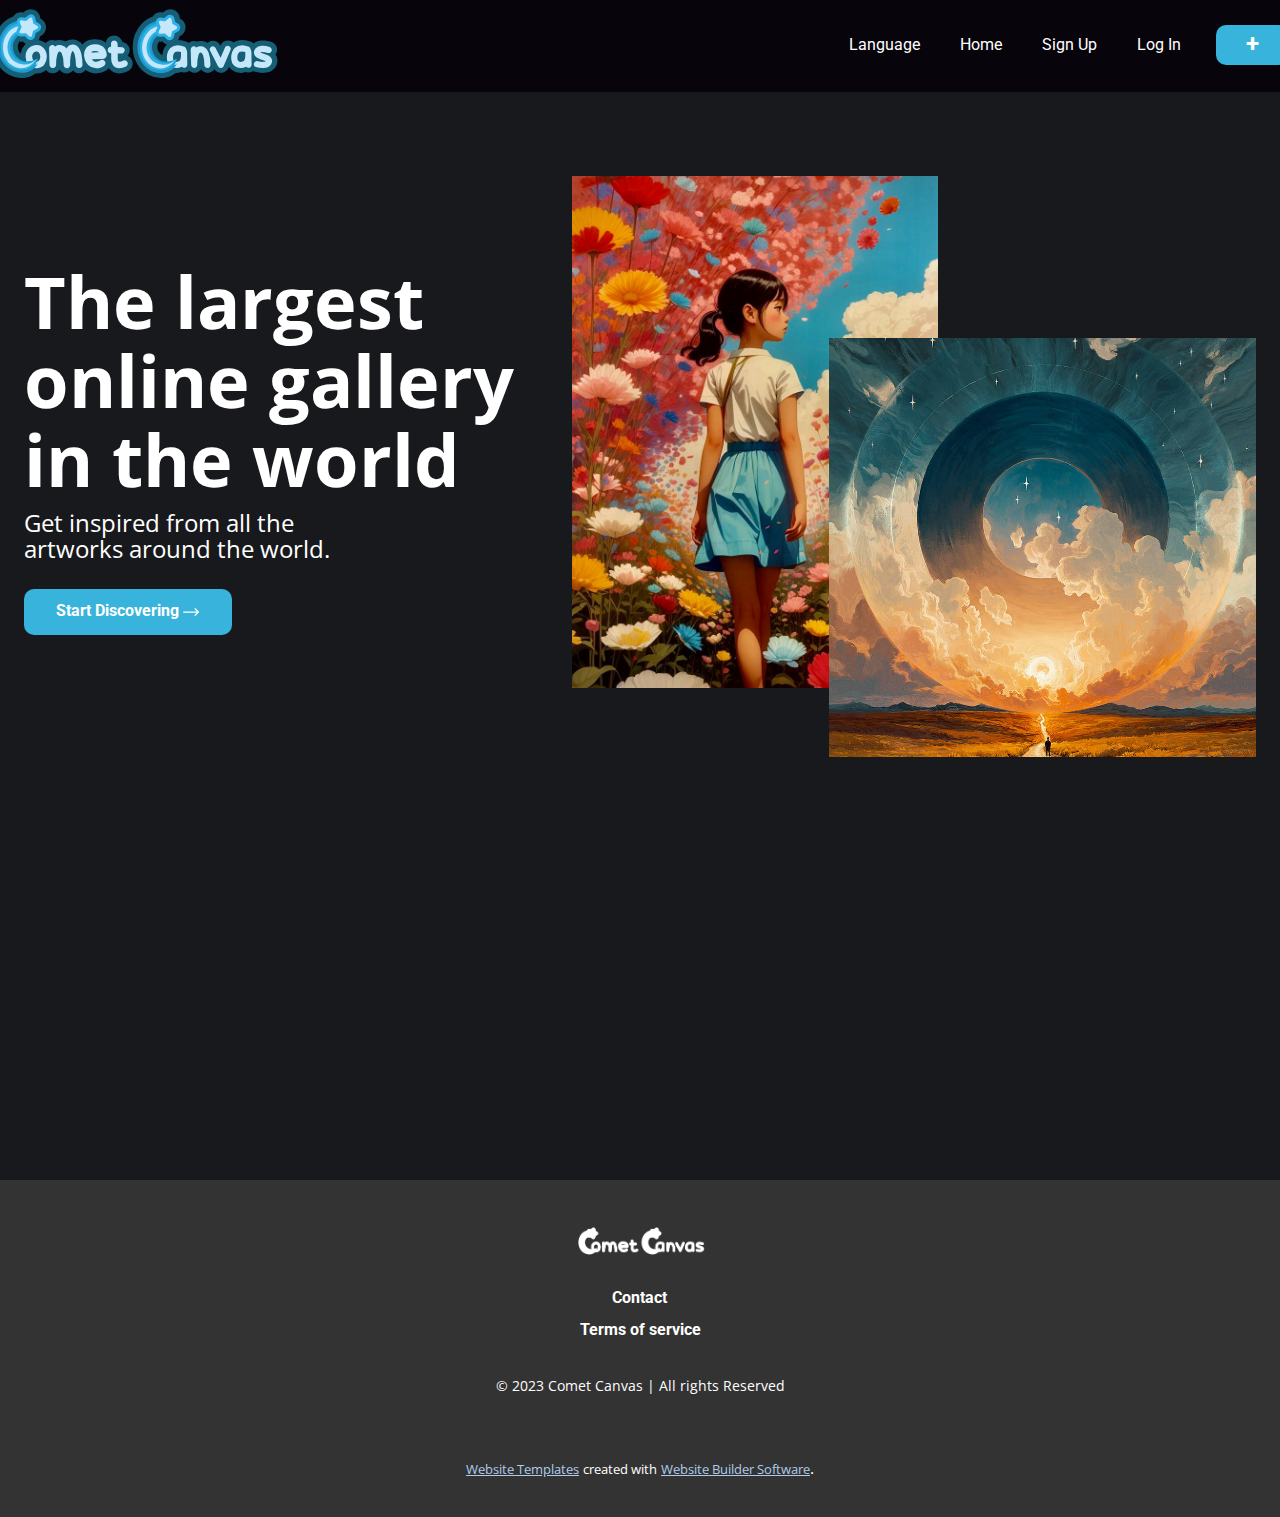
<file: CometCanvasfront/index.html>
<!DOCTYPE html>
<html style="font-size: 16px;" lang="es"><head>
    <meta name="viewport" content="width=device-width, initial-scale=1.0">
    <meta charset="utf-8">
    <meta name="keywords" content="The largestonline galleryin the world, Get inspired from all the artworks&nbsp;around the world.">
    <meta name="description" content="">
    <title>Landing Page</title>
    <link rel="stylesheet" href="nicepage.css" media="screen">
<link rel="stylesheet" href="Landing-Page.css" media="screen">
    <script class="u-script" type="text/javascript" src="jquery.js" defer=""></script>
    <script class="u-script" type="text/javascript" src="nicepage.js" defer=""></script>
    <meta name="generator" content="Nicepage 5.21.10, nicepage.com">
    <link id="u-theme-google-font" rel="stylesheet" href="https://fonts.googleapis.com/css?family=Roboto:100,100i,300,300i,400,400i,500,500i,700,700i,900,900i|Open+Sans:300,300i,400,400i,500,500i,600,600i,700,700i,800,800i">
    <link id="u-page-google-font" rel="stylesheet" href="https://fonts.googleapis.com/css?family=Open+Sans:300,300i,400,400i,500,500i,600,600i,700,700i,800,800i|Roboto:100,100i,300,300i,400,400i,500,500i,700,700i,900,900i">
    
    
    
    <script type="application/ld+json">{
		"@context": "http://schema.org",
		"@type": "Organization",
		"name": ""
}</script>
    <meta name="theme-color" content="#478ac9">
    <meta property="og:title" content="Landing Page">
    <meta property="og:type" content="website">
  <meta data-intl-tel-input-cdn-path="intlTelInput/"></head>
  <body data-home-page="Landing-Page.html" data-home-page-title="Landing Page" data-path-to-root="./" data-include-products="true" class="u-body u-xl-mode" data-lang="es"><header class="u-clearfix u-custom-color-2 u-header u-header" id="sec-4f15"><div class="u-clearfix u-sheet u-valign-middle u-sheet-1">
        <img class="custom-expanded u-image u-image-default u-image-1" src="images/comet_canvas_positivo_y_negativo-05.svg" alt="" data-image-width="300" data-image-height="101">
        <div class="u-clearfix u-group-elements u-group-elements-1">
          <nav class="u-dropdown-icon u-menu u-menu-one-level u-offcanvas u-menu-1" data-position="Language">
            <div class="menu-collapse u-custom-font u-font-roboto" style="font-size: 1rem; letter-spacing: 0px; font-weight: 700;">
              <a class="u-button-style u-custom-left-right-menu-spacing u-custom-padding-bottom u-custom-text-active-color u-custom-text-hover-color u-custom-top-bottom-menu-spacing u-nav-link u-text-active-palette-1-base u-text-hover-palette-2-base" href="#">
                <svg class="u-svg-link" viewBox="0 0 24 24"><use xmlns:xlink="http://www.w3.org/1999/xlink" xlink:href="#svg-ff8b"></use></svg>
                <svg class="u-svg-content" version="1.1" id="svg-ff8b" viewBox="0 0 16 16" x="0px" y="0px" xmlns:xlink="http://www.w3.org/1999/xlink" xmlns="http://www.w3.org/2000/svg"><g><rect y="1" width="16" height="2"></rect><rect y="7" width="16" height="2"></rect><rect y="13" width="16" height="2"></rect>
</g></svg>
              </a>
            </div>
            <div class="u-custom-menu u-nav-container">
              <ul class="u-custom-font u-font-roboto u-nav u-unstyled u-nav-1"><li class="u-nav-item"><a class="u-button-style u-nav-link u-text-active-custom-color-1 u-text-hover-custom-color-1" href="#" style="padding: 10px 20px;">Language</a>
</li><li class="u-nav-item"><a class="u-button-style u-nav-link u-text-active-custom-color-1 u-text-hover-custom-color-1" href="Home.html" style="padding: 10px 20px;">Home</a>
</li><li class="u-nav-item"><a class="u-button-style u-nav-link u-text-active-custom-color-1 u-text-hover-custom-color-1" href="Sign-Up.html" style="padding: 10px 20px;">Sign Up</a>
</li><li class="u-nav-item"><a class="u-button-style u-nav-link u-text-active-custom-color-1 u-text-hover-custom-color-1" href="Log-In.html" style="padding: 10px 20px;">Log In</a>
</li></ul>
            </div>
            <div class="u-custom-menu u-nav-container-collapse">
              <div class="u-black u-container-style u-expanded-width u-inner-container-layout u-opacity u-opacity-95 u-sidenav">
                <div class="u-inner-container-layout u-sidenav-overflow">
                  <div class="u-expanded u-menu-close"></div>
                  <ul class="u-align-center u-nav u-popupmenu-items u-unstyled u-nav-2"><li class="u-nav-item"><a class="u-button-style u-nav-link" href="#">Language</a>
</li><li class="u-nav-item"><a class="u-button-style u-nav-link" href="Home.html">Home</a>
</li><li class="u-nav-item"><a class="u-button-style u-nav-link" href="Sign-Up.html">Sign Up</a>
</li><li class="u-nav-item"><a class="u-button-style u-nav-link" href="Log-In.html">Log In</a>
</li></ul>
                </div>
              </div>
              <div class="u-black u-menu-overlay u-opacity u-opacity-70"></div>
            </div>
          </nav>
          <a href="Upload.html" class="u-border-none u-btn u-btn-round u-button-style u-custom-color-1 u-custom-font u-font-roboto u-radius-10 u-btn-1"><span class="u-icon"></span>+
          </a>
        </div>
      </div></header>
    <section class="u-clearfix u-custom-color-4 u-section-1" id="sec-61fb">
      <div class="u-clearfix u-sheet u-sheet-1">
        <div class="u-carousel u-gallery u-gallery-slider u-layout-carousel u-lightbox u-no-transition u-show-text-on-hover u-gallery-1" id="carousel-0987" data-interval="5000" data-u-ride="carousel">
          <ol class="u-absolute-hcenter u-carousel-indicators u-hidden u-carousel-indicators-1">
            <li data-u-target="#carousel-0987" data-u-slide-to="0" class="u-active u-grey-70 u-shape-circle" style="width: 10px; height: 10px;"></li>
            <li data-u-target="#carousel-0987" data-u-slide-to="1" class="u-grey-70 u-shape-circle" style="width: 10px; height: 10px;"></li>
          </ol>
          <div class="u-carousel-inner u-gallery-inner" role="listbox">
            <div class="u-active u-carousel-item u-effect-fade u-gallery-item u-carousel-item-1">
              <div class="u-back-slide" data-image-width="768" data-image-height="1352">
                <img class="u-back-image u-expanded" src="images/glorious_walk_by_deezaster_dgchv87-414w-2x.jpg">
              </div>
              <div class="u-align-center u-over-slide u-shading u-valign-bottom u-over-slide-1"></div>
            </div>
            <div class="u-carousel-item u-effect-fade u-gallery-item u-carousel-item-2">
              <div class="u-back-slide" data-image-width="250" data-image-height="250">
                <img class="u-back-image u-expanded" src="images/6848769e245446fd9008f197dc5a5462.webp">
              </div>
              <div class="u-align-center u-over-slide u-shading u-valign-bottom u-over-slide-2"></div>
            </div>
          </div>
          <a class="u-absolute-vcenter u-carousel-control u-carousel-control-prev u-grey-70 u-hidden u-icon-circle u-opacity u-opacity-70 u-spacing-10 u-text-white u-carousel-control-1" href="#carousel-0987" role="button" data-u-slide="prev">
            <span aria-hidden="true">
              <svg viewBox="0 0 451.847 451.847"><path d="M97.141,225.92c0-8.095,3.091-16.192,9.259-22.366L300.689,9.27c12.359-12.359,32.397-12.359,44.751,0
c12.354,12.354,12.354,32.388,0,44.748L173.525,225.92l171.903,171.909c12.354,12.354,12.354,32.391,0,44.744
c-12.354,12.365-32.386,12.365-44.745,0l-194.29-194.281C100.226,242.115,97.141,234.018,97.141,225.92z"></path></svg>
            </span>
            <span class="sr-only">
              <svg viewBox="0 0 451.847 451.847"><path d="M97.141,225.92c0-8.095,3.091-16.192,9.259-22.366L300.689,9.27c12.359-12.359,32.397-12.359,44.751,0
c12.354,12.354,12.354,32.388,0,44.748L173.525,225.92l171.903,171.909c12.354,12.354,12.354,32.391,0,44.744
c-12.354,12.365-32.386,12.365-44.745,0l-194.29-194.281C100.226,242.115,97.141,234.018,97.141,225.92z"></path></svg>
            </span>
          </a>
          <a class="u-absolute-vcenter u-carousel-control u-carousel-control-next u-grey-70 u-hidden u-icon-circle u-opacity u-opacity-70 u-spacing-10 u-text-white u-carousel-control-2" href="#carousel-0987" role="button" data-u-slide="next">
            <span aria-hidden="true">
              <svg viewBox="0 0 451.846 451.847"><path d="M345.441,248.292L151.154,442.573c-12.359,12.365-32.397,12.365-44.75,0c-12.354-12.354-12.354-32.391,0-44.744
L278.318,225.92L106.409,54.017c-12.354-12.359-12.354-32.394,0-44.748c12.354-12.359,32.391-12.359,44.75,0l194.287,194.284
c6.177,6.18,9.262,14.271,9.262,22.366C354.708,234.018,351.617,242.115,345.441,248.292z"></path></svg>
            </span>
            <span class="sr-only">
              <svg viewBox="0 0 451.846 451.847"><path d="M345.441,248.292L151.154,442.573c-12.359,12.365-32.397,12.365-44.75,0c-12.354-12.354-12.354-32.391,0-44.744
L278.318,225.92L106.409,54.017c-12.354-12.359-12.354-32.394,0-44.748c12.354-12.359,32.391-12.359,44.75,0l194.287,194.284
c6.177,6.18,9.262,14.271,9.262,22.366C354.708,234.018,351.617,242.115,345.441,248.292z"></path></svg>
            </span>
          </a>
        </div>
        <div class="u-carousel u-gallery u-gallery-slider u-layout-carousel u-lightbox u-no-transition u-show-text-on-hover u-gallery-2" id="carousel-1962" data-interval="5000" data-u-ride="carousel">
          <ol class="u-absolute-hcenter u-carousel-indicators u-hidden u-carousel-indicators-2">
            <li data-u-target="#carousel-1962" data-u-slide-to="0" class="u-active u-grey-70 u-shape-circle" style="width: 10px; height: 10px;"></li>
            <li data-u-target="#carousel-1962" data-u-slide-to="1" class="u-grey-70 u-shape-circle" style="width: 10px; height: 10px;"></li>
          </ol>
          <div class="u-carousel-inner u-gallery-inner" role="listbox">
            <div class="u-active u-carousel-item u-effect-fade u-gallery-item u-carousel-item-3">
              <div class="u-back-slide" data-image-width="828" data-image-height="1103">
                <img class="u-back-image u-expanded" src="images/halo_by_rhads_dgcuv6g-414w-2x.jpg">
              </div>
              <div class="u-align-center u-over-slide u-shading u-valign-bottom u-over-slide-3"></div>
            </div>
            <div class="u-carousel-item u-effect-fade u-gallery-item u-carousel-item-4">
              <div class="u-back-slide" data-image-width="768" data-image-height="1344">
                <img class="u-back-image u-expanded" src="images/wintergarden_by_kallebasch_dgey0f7-414w-2x.jpg">
              </div>
              <div class="u-align-center u-over-slide u-shading u-valign-bottom u-over-slide-4"></div>
            </div>
          </div>
          <a class="u-absolute-vcenter u-carousel-control u-carousel-control-prev u-grey-70 u-hidden u-icon-circle u-opacity u-opacity-70 u-spacing-10 u-text-white u-carousel-control-3" href="#carousel-1962" role="button" data-u-slide="prev">
            <span aria-hidden="true">
              <svg viewBox="0 0 451.847 451.847"><path d="M97.141,225.92c0-8.095,3.091-16.192,9.259-22.366L300.689,9.27c12.359-12.359,32.397-12.359,44.751,0
c12.354,12.354,12.354,32.388,0,44.748L173.525,225.92l171.903,171.909c12.354,12.354,12.354,32.391,0,44.744
c-12.354,12.365-32.386,12.365-44.745,0l-194.29-194.281C100.226,242.115,97.141,234.018,97.141,225.92z"></path></svg>
            </span>
            <span class="sr-only">
              <svg viewBox="0 0 451.847 451.847"><path d="M97.141,225.92c0-8.095,3.091-16.192,9.259-22.366L300.689,9.27c12.359-12.359,32.397-12.359,44.751,0
c12.354,12.354,12.354,32.388,0,44.748L173.525,225.92l171.903,171.909c12.354,12.354,12.354,32.391,0,44.744
c-12.354,12.365-32.386,12.365-44.745,0l-194.29-194.281C100.226,242.115,97.141,234.018,97.141,225.92z"></path></svg>
            </span>
          </a>
          <a class="u-absolute-vcenter u-carousel-control u-carousel-control-next u-grey-70 u-hidden u-icon-circle u-opacity u-opacity-70 u-spacing-10 u-text-white u-carousel-control-4" href="#carousel-1962" role="button" data-u-slide="next">
            <span aria-hidden="true">
              <svg viewBox="0 0 451.846 451.847"><path d="M345.441,248.292L151.154,442.573c-12.359,12.365-32.397,12.365-44.75,0c-12.354-12.354-12.354-32.391,0-44.744
L278.318,225.92L106.409,54.017c-12.354-12.359-12.354-32.394,0-44.748c12.354-12.359,32.391-12.359,44.75,0l194.287,194.284
c6.177,6.18,9.262,14.271,9.262,22.366C354.708,234.018,351.617,242.115,345.441,248.292z"></path></svg>
            </span>
            <span class="sr-only">
              <svg viewBox="0 0 451.846 451.847"><path d="M345.441,248.292L151.154,442.573c-12.359,12.365-32.397,12.365-44.75,0c-12.354-12.354-12.354-32.391,0-44.744
L278.318,225.92L106.409,54.017c-12.354-12.359-12.354-32.394,0-44.748c12.354-12.359,32.391-12.359,44.75,0l194.287,194.284
c6.177,6.18,9.262,14.271,9.262,22.366C354.708,234.018,351.617,242.115,345.441,248.292z"></path></svg>
            </span>
          </a>
        </div>
        <h1 class="u-custom-font u-font-open-sans u-text u-text-default u-text-1">The largest<br>online gallery<br>in the world
        </h1>
        <h1 class="u-custom-font u-font-open-sans u-text u-text-2">Get inspired from all the artworks&nbsp;around the world.</h1>
        <a href="Log-In.html" class="u-border-none u-btn u-btn-round u-button-style u-custom-color-1 u-custom-font u-font-roboto u-hover-custom-color-7 u-radius-10 u-btn-1">Start Discovering&nbsp;<span class="u-icon u-text-white"><svg class="u-svg-content" viewBox="0 0 512 512" x="0px" y="0px" style="width: 1em; height: 1em;"><path d="M506.134,241.843c-0.006-0.006-0.011-0.013-0.018-0.019l-104.504-104c-7.829-7.791-20.492-7.762-28.285,0.068 c-7.792,7.829-7.762,20.492,0.067,28.284L443.558,236H20c-11.046,0-20,8.954-20,20c0,11.046,8.954,20,20,20h423.557 l-70.162,69.824c-7.829,7.792-7.859,20.455-0.067,28.284c7.793,7.831,20.457,7.858,28.285,0.068l104.504-104 c0.006-.006,0.011-.013,0.018-.019C513.968,262.339,513.943,249.635,506.134,241.843z"></path></svg></span>
        </a>
      </div>
    </section>
    
    
    
    <footer class="u-align-center u-clearfix u-footer u-grey-80 u-footer" id="sec-7522"><div class="u-clearfix u-sheet u-sheet-1">
        <div class="u-align-center u-clearfix u-group-elements u-group-elements-1" data-href="Contact.html">
          <img class="u-expanded-width u-image u-image-contain u-image-default u-image-1" src="images/whitelogo.png" alt="" data-image-width="4993" data-image-height="1568">
          <a href="Contact.html" class="u-border-1 u-border-active-custom-color-5 u-border-no-left u-border-no-right u-border-no-top u-btn u-button-style u-custom-font u-font-roboto u-none u-text-white u-btn-1">Contact</a>
          <a href="TOS.html" class="u-border-1 u-border-active-custom-color-5 u-border-no-left u-border-no-right u-border-no-top u-btn u-button-style u-custom-font u-font-roboto u-none u-text-white u-btn-2">Terms of service</a>
        </div>
        <p class="u-small-text u-text u-text-variant u-text-1">©  2023 Comet Canvas&nbsp;|&nbsp;All rights Reserved</p>
      </div></footer>
    <section class="u-backlink u-clearfix u-grey-80">
      <a class="u-link" href="https://nicepage.com/website-templates" target="_blank">
        <span>Website Templates</span>
      </a>
      <p class="u-text">
        <span>created with</span>
      </p>
      <a class="u-link" href="" target="_blank">
        <span>Website Builder Software</span>
      </a>. 
    </section>
  
</body></html>
</file>
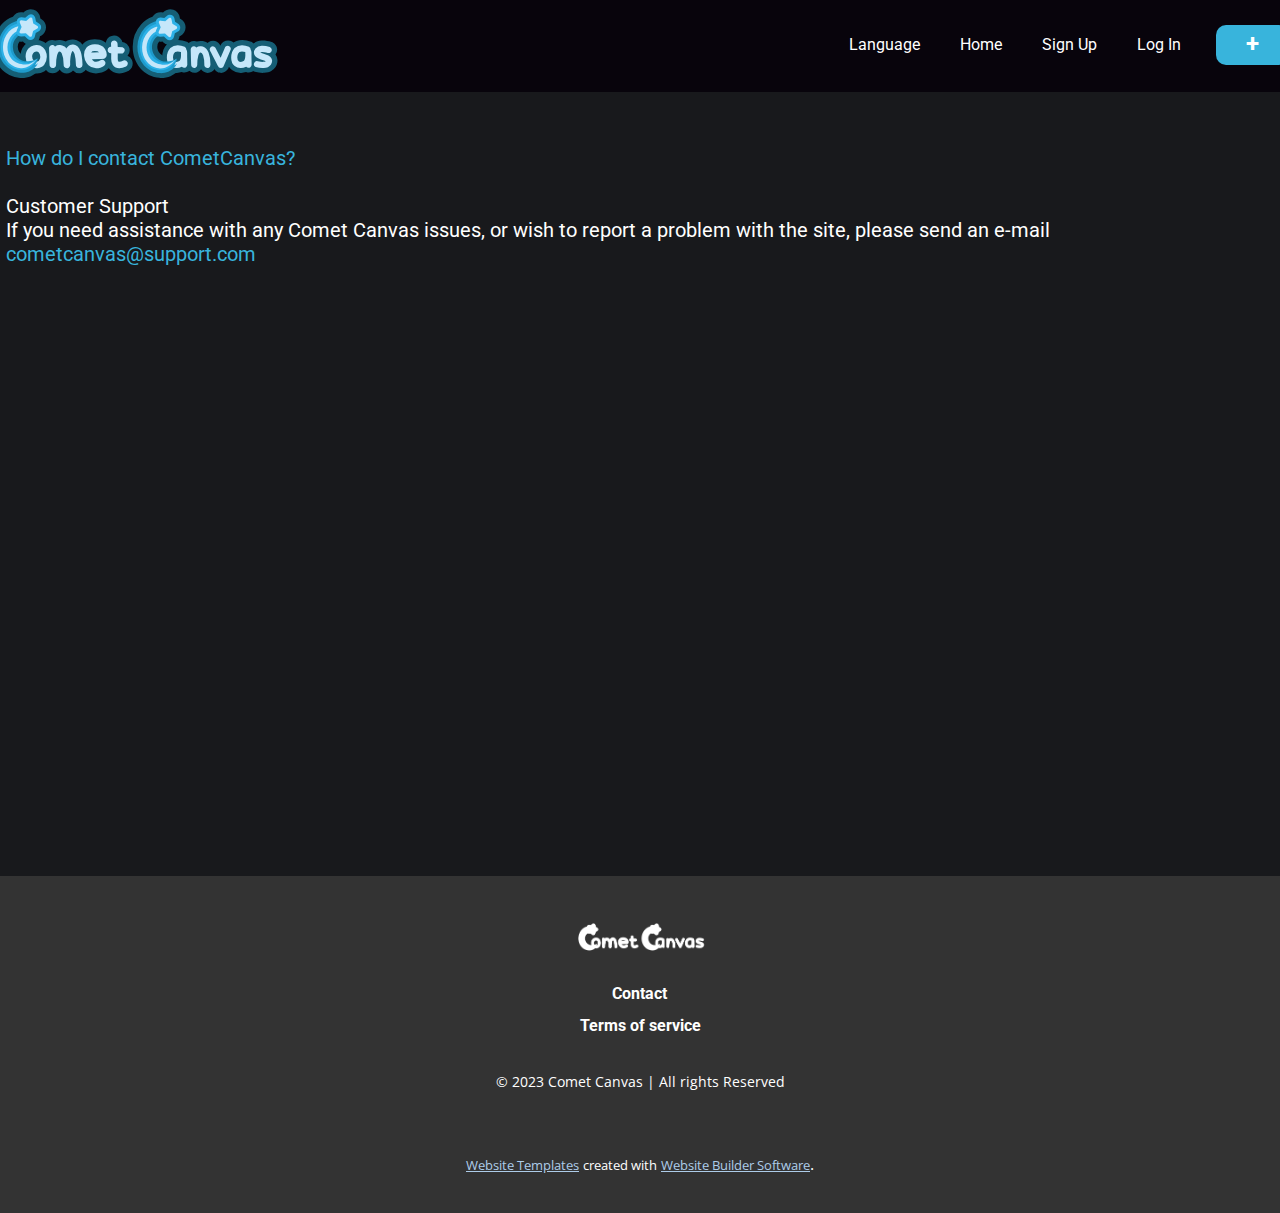
<file: CometCanvasfront/Contact.html>
<!DOCTYPE html>
<html style="font-size: 16px;" lang="es"><head>
    <meta name="viewport" content="width=device-width, initial-scale=1.0">
    <meta charset="utf-8">
    <meta name="keywords" content="">
    <meta name="description" content="">
    <title>Contact</title>
    <link rel="stylesheet" href="nicepage.css" media="screen">
<link rel="stylesheet" href="Contact.css" media="screen">
    <script class="u-script" type="text/javascript" src="jquery.js" defer=""></script>
    <script class="u-script" type="text/javascript" src="nicepage.js" defer=""></script>
    <meta name="generator" content="Nicepage 5.21.10, nicepage.com">
    <link id="u-theme-google-font" rel="stylesheet" href="https://fonts.googleapis.com/css?family=Roboto:100,100i,300,300i,400,400i,500,500i,700,700i,900,900i|Open+Sans:300,300i,400,400i,500,500i,600,600i,700,700i,800,800i">
    <link id="u-page-google-font" rel="stylesheet" href="https://fonts.googleapis.com/css?family=Roboto:100,100i,300,300i,400,400i,500,500i,700,700i,900,900i">
    
    
    
    <script type="application/ld+json">{
		"@context": "http://schema.org",
		"@type": "Organization",
		"name": ""
}</script>
    <meta name="theme-color" content="#478ac9">
    <meta property="og:title" content="Contact">
    <meta property="og:type" content="website">
  <meta data-intl-tel-input-cdn-path="intlTelInput/"></head>
  <body data-path-to-root="./" data-include-products="true" class="u-body u-xl-mode" data-lang="es"><header class="u-clearfix u-custom-color-2 u-header u-header" id="sec-4f15"><div class="u-clearfix u-sheet u-valign-middle u-sheet-1">
        <img class="custom-expanded u-image u-image-default u-image-1" src="images/comet_canvas_positivo_y_negativo-05.svg" alt="" data-image-width="300" data-image-height="101">
        <div class="u-clearfix u-group-elements u-group-elements-1">
          <nav class="u-dropdown-icon u-menu u-menu-one-level u-offcanvas u-menu-1" data-position="Language">
            <div class="menu-collapse u-custom-font u-font-roboto" style="font-size: 1rem; letter-spacing: 0px; font-weight: 700;">
              <a class="u-button-style u-custom-left-right-menu-spacing u-custom-padding-bottom u-custom-text-active-color u-custom-text-hover-color u-custom-top-bottom-menu-spacing u-nav-link u-text-active-palette-1-base u-text-hover-palette-2-base" href="#">
                <svg class="u-svg-link" viewBox="0 0 24 24"><use xmlns:xlink="http://www.w3.org/1999/xlink" xlink:href="#svg-ff8b"></use></svg>
                <svg class="u-svg-content" version="1.1" id="svg-ff8b" viewBox="0 0 16 16" x="0px" y="0px" xmlns:xlink="http://www.w3.org/1999/xlink" xmlns="http://www.w3.org/2000/svg"><g><rect y="1" width="16" height="2"></rect><rect y="7" width="16" height="2"></rect><rect y="13" width="16" height="2"></rect>
</g></svg>
              </a>
            </div>
            <div class="u-custom-menu u-nav-container">
              <ul class="u-custom-font u-font-roboto u-nav u-unstyled u-nav-1"><li class="u-nav-item"><a class="u-button-style u-nav-link u-text-active-custom-color-1 u-text-hover-custom-color-1" href="#" style="padding: 10px 20px;">Language</a>
</li><li class="u-nav-item"><a class="u-button-style u-nav-link u-text-active-custom-color-1 u-text-hover-custom-color-1" href="Home.html" style="padding: 10px 20px;">Home</a>
</li><li class="u-nav-item"><a class="u-button-style u-nav-link u-text-active-custom-color-1 u-text-hover-custom-color-1" href="Sign-Up.html" style="padding: 10px 20px;">Sign Up</a>
</li><li class="u-nav-item"><a class="u-button-style u-nav-link u-text-active-custom-color-1 u-text-hover-custom-color-1" href="Log-In.html" style="padding: 10px 20px;">Log In</a>
</li></ul>
            </div>
            <div class="u-custom-menu u-nav-container-collapse">
              <div class="u-black u-container-style u-expanded-width u-inner-container-layout u-opacity u-opacity-95 u-sidenav">
                <div class="u-inner-container-layout u-sidenav-overflow">
                  <div class="u-expanded u-menu-close"></div>
                  <ul class="u-align-center u-nav u-popupmenu-items u-unstyled u-nav-2"><li class="u-nav-item"><a class="u-button-style u-nav-link" href="#">Language</a>
</li><li class="u-nav-item"><a class="u-button-style u-nav-link" href="Home.html">Home</a>
</li><li class="u-nav-item"><a class="u-button-style u-nav-link" href="Sign-Up.html">Sign Up</a>
</li><li class="u-nav-item"><a class="u-button-style u-nav-link" href="Log-In.html">Log In</a>
</li></ul>
                </div>
              </div>
              <div class="u-black u-menu-overlay u-opacity u-opacity-70"></div>
            </div>
          </nav>
          <a href="Upload.html" class="u-border-none u-btn u-btn-round u-button-style u-custom-color-1 u-custom-font u-font-roboto u-radius-10 u-btn-1"><span class="u-icon"></span>+
          </a>
        </div>
      </div></header>
    <section class="u-clearfix u-custom-color-4 u-section-1" id="sec-9524">
      <div class="u-clearfix u-sheet u-sheet-1">
        <h5 class="u-text u-text-default u-text-1">
          <span class="u-text-custom-color-1">How do I contact CometCanvas?</span>
          <span style="font-weight: 700;">
            <br>
          </span>
          <br>Customer Support<br>If you need assistance with any Comet Canvas issues, or wish to report a problem with the site, please send an e-mail<br>
          <span class="u-text-custom-color-1">cometcanvas@support.com</span>
        </h5>
      </div>
    </section>
    
    
    
    <footer class="u-align-center u-clearfix u-footer u-grey-80 u-footer" id="sec-7522"><div class="u-clearfix u-sheet u-sheet-1">
        <div class="u-align-center u-clearfix u-group-elements u-group-elements-1" data-href="Contact.html">
          <img class="u-expanded-width u-image u-image-contain u-image-default u-image-1" src="images/whitelogo.png" alt="" data-image-width="4993" data-image-height="1568">
          <a href="Contact.html" class="u-border-1 u-border-active-custom-color-5 u-border-no-left u-border-no-right u-border-no-top u-btn u-button-style u-custom-font u-font-roboto u-none u-text-white u-btn-1">Contact</a>
          <a href="TOS.html" class="u-border-1 u-border-active-custom-color-5 u-border-no-left u-border-no-right u-border-no-top u-btn u-button-style u-custom-font u-font-roboto u-none u-text-white u-btn-2">Terms of service</a>
        </div>
        <p class="u-small-text u-text u-text-variant u-text-1">©  2023 Comet Canvas&nbsp;|&nbsp;All rights Reserved</p>
      </div></footer>
    <section class="u-backlink u-clearfix u-grey-80">
      <a class="u-link" href="https://nicepage.com/website-templates" target="_blank">
        <span>Website Templates</span>
      </a>
      <p class="u-text">
        <span>created with</span>
      </p>
      <a class="u-link" href="" target="_blank">
        <span>Website Builder Software</span>
      </a>. 
    </section>
  
</body></html>
</file>
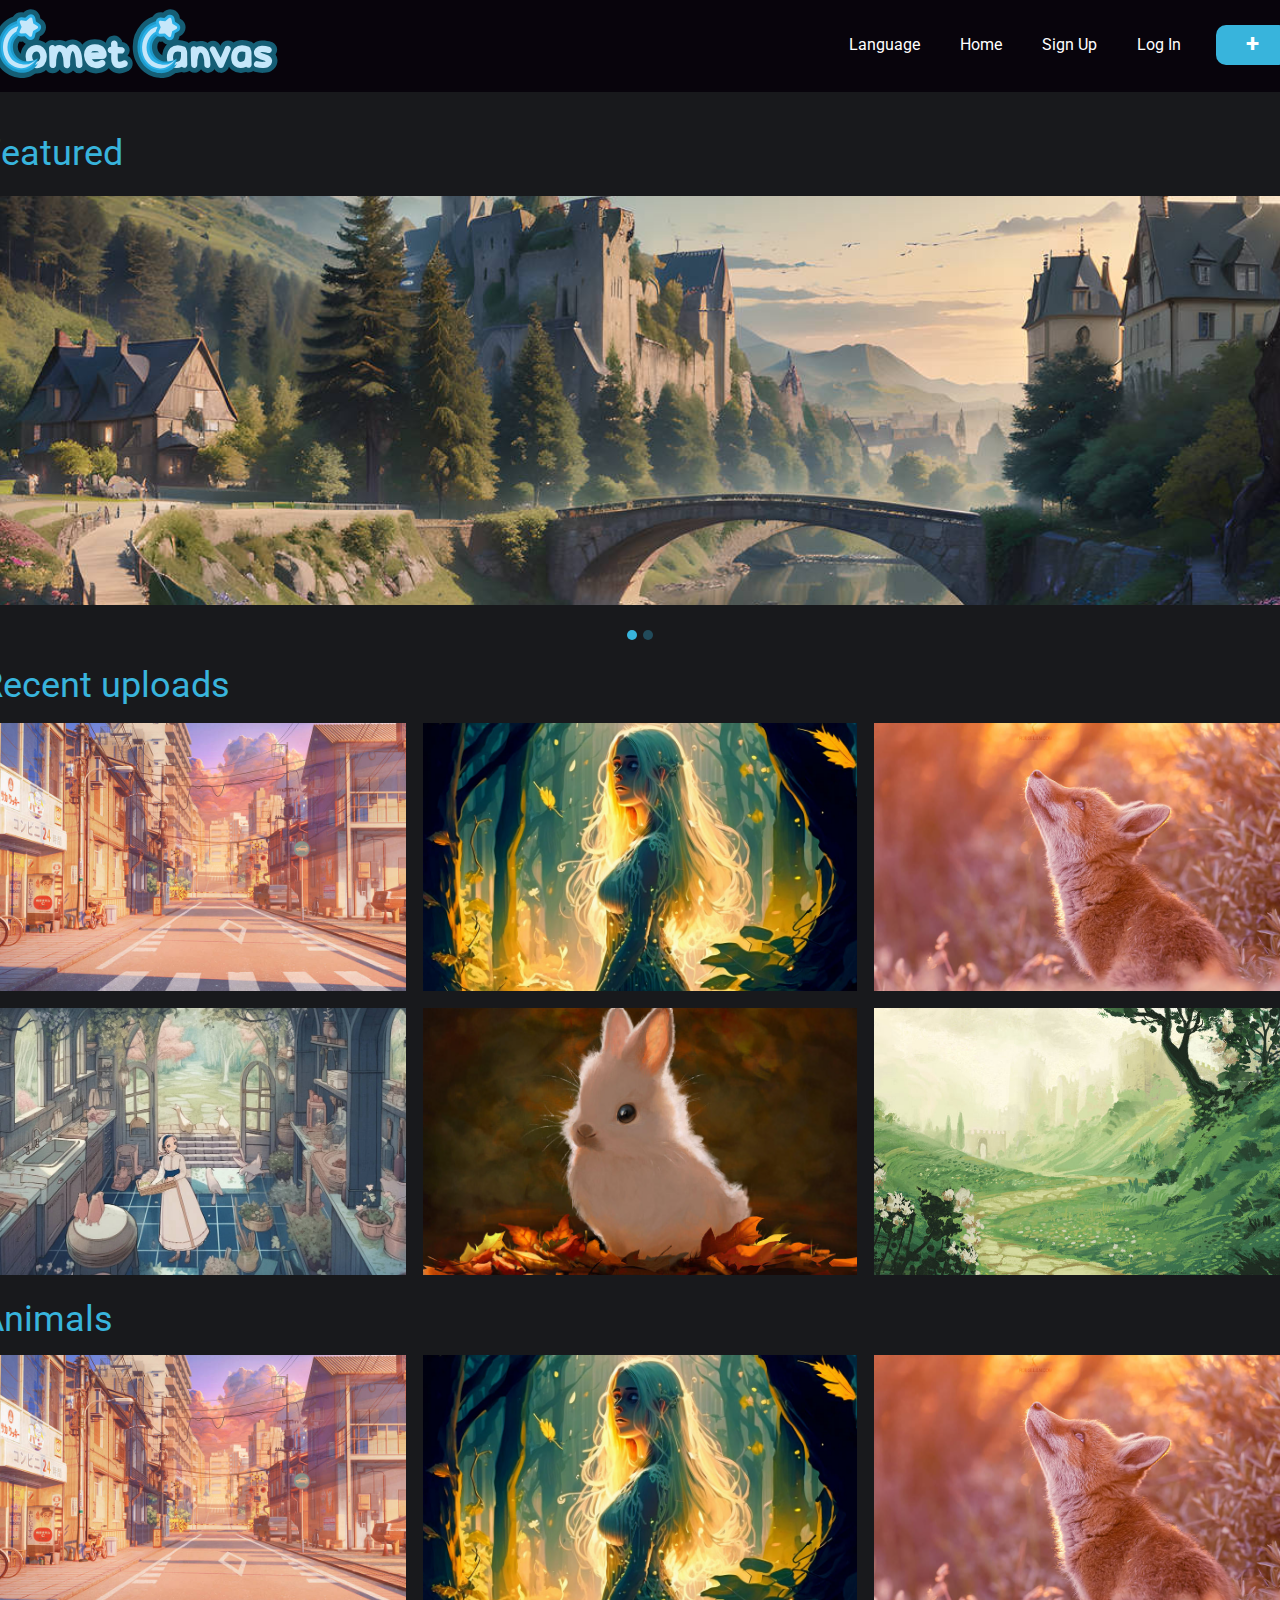
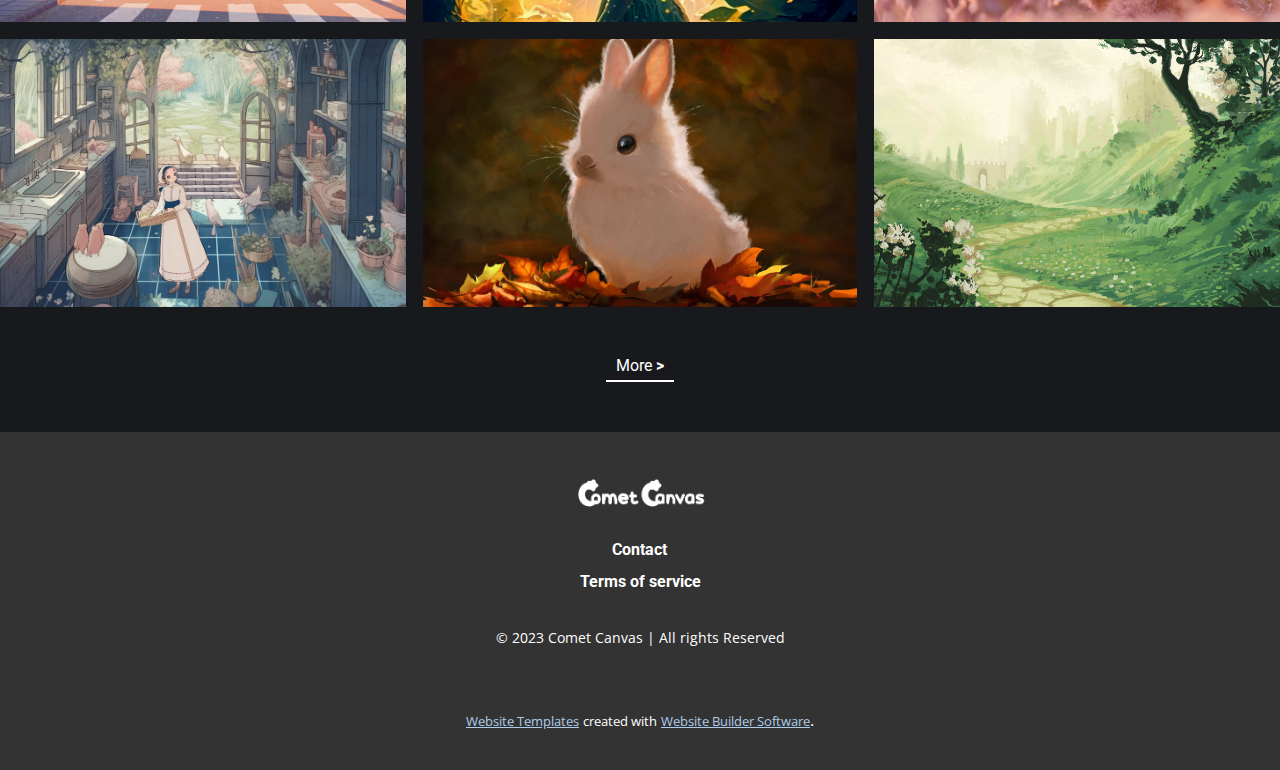
<file: CometCanvasfront/Home.html>
<!DOCTYPE html>
<html style="font-size: 16px;" lang="es"><head>
    <meta name="viewport" content="width=device-width, initial-scale=1.0">
    <meta charset="utf-8">
    <meta name="keywords" content="">
    <meta name="description" content="">
    <title>Home</title>
    <link rel="stylesheet" href="nicepage.css" media="screen">
<link rel="stylesheet" href="Home.css" media="screen">
    <script class="u-script" type="text/javascript" src="jquery.js" defer=""></script>
    <script class="u-script" type="text/javascript" src="nicepage.js" defer=""></script>
    <meta name="generator" content="Nicepage 5.21.10, nicepage.com">
    <link id="u-theme-google-font" rel="stylesheet" href="https://fonts.googleapis.com/css?family=Roboto:100,100i,300,300i,400,400i,500,500i,700,700i,900,900i|Open+Sans:300,300i,400,400i,500,500i,600,600i,700,700i,800,800i">
    <link id="u-page-google-font" rel="stylesheet" href="https://fonts.googleapis.com/css?family=Roboto:100,100i,300,300i,400,400i,500,500i,700,700i,900,900i">
    
    
    
    
    <script type="application/ld+json">{
		"@context": "http://schema.org",
		"@type": "Organization",
		"name": ""
}</script>
    <meta name="theme-color" content="#478ac9">
    <meta property="og:title" content="Home">
    <meta property="og:type" content="website">
  <meta data-intl-tel-input-cdn-path="intlTelInput/"></head>
  <body data-path-to-root="./" data-include-products="true" class="u-body u-xl-mode" data-lang="es"><header class="u-clearfix u-custom-color-2 u-header u-header" id="sec-4f15"><div class="u-clearfix u-sheet u-valign-middle u-sheet-1">
        <img class="custom-expanded u-image u-image-default u-image-1" src="images/comet_canvas_positivo_y_negativo-05.svg" alt="" data-image-width="300" data-image-height="101">
        <div class="u-clearfix u-group-elements u-group-elements-1">
          <nav class="u-dropdown-icon u-menu u-menu-one-level u-offcanvas u-menu-1" data-position="Language">
            <div class="menu-collapse u-custom-font u-font-roboto" style="font-size: 1rem; letter-spacing: 0px; font-weight: 700;">
              <a class="u-button-style u-custom-left-right-menu-spacing u-custom-padding-bottom u-custom-text-active-color u-custom-text-hover-color u-custom-top-bottom-menu-spacing u-nav-link u-text-active-palette-1-base u-text-hover-palette-2-base" href="#">
                <svg class="u-svg-link" viewBox="0 0 24 24"><use xmlns:xlink="http://www.w3.org/1999/xlink" xlink:href="#svg-ff8b"></use></svg>
                <svg class="u-svg-content" version="1.1" id="svg-ff8b" viewBox="0 0 16 16" x="0px" y="0px" xmlns:xlink="http://www.w3.org/1999/xlink" xmlns="http://www.w3.org/2000/svg"><g><rect y="1" width="16" height="2"></rect><rect y="7" width="16" height="2"></rect><rect y="13" width="16" height="2"></rect>
</g></svg>
              </a>
            </div>
            <div class="u-custom-menu u-nav-container">
              <ul class="u-custom-font u-font-roboto u-nav u-unstyled u-nav-1"><li class="u-nav-item"><a class="u-button-style u-nav-link u-text-active-custom-color-1 u-text-hover-custom-color-1" href="#" style="padding: 10px 20px;">Language</a>
</li><li class="u-nav-item"><a class="u-button-style u-nav-link u-text-active-custom-color-1 u-text-hover-custom-color-1" href="Home.html" style="padding: 10px 20px;">Home</a>
</li><li class="u-nav-item"><a class="u-button-style u-nav-link u-text-active-custom-color-1 u-text-hover-custom-color-1" href="Sign-Up.html" style="padding: 10px 20px;">Sign Up</a>
</li><li class="u-nav-item"><a class="u-button-style u-nav-link u-text-active-custom-color-1 u-text-hover-custom-color-1" href="Log-In.html" style="padding: 10px 20px;">Log In</a>
</li></ul>
            </div>
            <div class="u-custom-menu u-nav-container-collapse">
              <div class="u-black u-container-style u-expanded-width u-inner-container-layout u-opacity u-opacity-95 u-sidenav">
                <div class="u-inner-container-layout u-sidenav-overflow">
                  <div class="u-expanded u-menu-close"></div>
                  <ul class="u-align-center u-nav u-popupmenu-items u-unstyled u-nav-2"><li class="u-nav-item"><a class="u-button-style u-nav-link" href="#">Language</a>
</li><li class="u-nav-item"><a class="u-button-style u-nav-link" href="Home.html">Home</a>
</li><li class="u-nav-item"><a class="u-button-style u-nav-link" href="Sign-Up.html">Sign Up</a>
</li><li class="u-nav-item"><a class="u-button-style u-nav-link" href="Log-In.html">Log In</a>
</li></ul>
                </div>
              </div>
              <div class="u-black u-menu-overlay u-opacity u-opacity-70"></div>
            </div>
          </nav>
          <a href="Upload.html" class="u-border-none u-btn u-btn-round u-button-style u-custom-color-1 u-custom-font u-font-roboto u-radius-10 u-btn-1"><span class="u-icon"></span>+
          </a>
        </div>
      </div></header>
    <section class="u-align-center u-clearfix u-custom-color-4 u-section-1" id="sec-7fde">
      <div class="u-clearfix u-sheet u-sheet-1">
        <h3 class="u-text u-text-custom-color-1 u-text-default u-text-1">Featured</h3>
        <div class="custom-expanded u-carousel u-gallery u-gallery-slider u-layout-carousel u-lightbox u-no-transition u-show-text-on-hover u-gallery-1" id="carousel-4e77" data-interval="5000" data-u-ride="carousel">
          <ol class="u-absolute-hcenter u-carousel-indicators u-carousel-indicators-1">
            <li data-u-target="#carousel-4e77" data-u-slide-to="0" class="u-active u-active-custom-color-1 u-custom-color-7 u-shape-circle" style="width: 10px; height: 10px;"></li>
            <li data-u-target="#carousel-4e77" data-u-slide-to="1" class="u-active-custom-color-1 u-custom-color-7 u-shape-circle" style="width: 10px; height: 10px;"></li>
          </ol>
          <div class="u-carousel-inner u-gallery-inner" role="listbox">
            <div class="u-active u-carousel-item u-effect-fade u-gallery-item u-carousel-item-1">
              <div class="u-back-slide" data-image-width="1192" data-image-height="670">
                <img class="u-back-image u-expanded" src="images/landscape_by_met4lhe4d_dgg2ave-pre.jpg">
              </div>
              <div class="u-align-center u-over-slide u-shading u-valign-bottom u-over-slide-1">
                <h3 class="u-align-left u-gallery-heading">Sample Title</h3>
                <p class="u-align-left u-gallery-text">Sample Text</p>
              </div>
            </div>
            <div class="u-carousel-item u-effect-fade u-gallery-item u-carousel-item-2">
              <div class="u-back-slide" data-image-width="1188" data-image-height="673">
                <img class="u-back-image u-expanded" src="images/girl_in_japanese_buddhist_temple___4k_by_iasor73_dgcxwu3-pre.jpg">
              </div>
              <div class="u-align-center u-over-slide u-shading u-valign-bottom u-over-slide-2">
                <h3 class="u-align-left u-gallery-heading">Sample Title</h3>
                <p class="u-align-left u-gallery-text">Sample Text</p>
              </div>
            </div>
          </div>
          <a class="u-absolute-vcenter u-border-2 u-border-white u-carousel-control u-carousel-control-prev u-hidden u-icon-circle u-opacity u-opacity-70 u-spacing-10 u-text-white u-carousel-control-1" href="#carousel-4e77" role="button" data-u-slide="prev">
            <span aria-hidden="true">
              <svg viewBox="0 0 8 8"><path d="M5.25 0l-4 4 4 4 1.5-1.5-2.5-2.5 2.5-2.5-1.5-1.5z"></path></svg>
            </span>
            <span class="sr-only">
              <svg viewBox="0 0 8 8"><path d="M5.25 0l-4 4 4 4 1.5-1.5-2.5-2.5 2.5-2.5-1.5-1.5z"></path></svg>
            </span>
          </a>
          <a class="u-absolute-vcenter u-border-2 u-border-white u-carousel-control u-carousel-control-next u-hidden u-icon-circle u-opacity u-opacity-70 u-spacing-10 u-text-white u-carousel-control-2" href="#carousel-4e77" role="button" data-u-slide="next">
            <span aria-hidden="true">
              <svg viewBox="0 0 8 8"><path d="M2.75 0l-1.5 1.5 2.5 2.5-2.5 2.5 1.5 1.5 4-4-4-4z"></path></svg>
            </span>
            <span class="sr-only">
              <svg viewBox="0 0 8 8"><path d="M2.75 0l-1.5 1.5 2.5 2.5-2.5 2.5 1.5 1.5 4-4-4-4z"></path></svg>
            </span>
          </a>
        </div>
        <h3 class="u-text u-text-custom-color-1 u-text-default u-text-2">Recent uploads</h3>
        <div class="custom-expanded u-gallery u-layout-grid u-lightbox u-show-text-on-hover u-gallery-2">
          <div class="u-gallery-inner u-gallery-inner-2">
            <div class="u-effect-fade u-effect-hover-zoomOut u-gallery-item">
              <div class="u-back-slide" data-image-width="1192" data-image-height="670">
                <img class="u-back-image u-expanded" src="images/tokyo_street_sunset_by_arsenixc_db9abol-pre.jpg" alt="Title">
              </div>
              <div class="u-over-slide u-shading u-valign-bottom u-over-slide-3">
                <h3 class="u-align-left u-gallery-heading" style="font-size: 1.25rem; background-image: none;">Title</h3>
                <p class="u-align-left u-gallery-text" style="font-size: 0.75rem;">Author</p>
              </div>
            </div>
            <div class="u-effect-fade u-effect-hover-zoomOut u-gallery-item">
              <div class="u-back-slide" data-image-width="1024" data-image-height="1024">
                <img class="u-back-image u-expanded" src="images/a_fantasy_digital_painting_of_a_beautiful_blond_by_oanarinaldi_dfma3y3-fullview.jpg" alt="Title">
              </div>
              <div class="u-over-slide u-shading u-valign-bottom u-over-slide-4">
                <h3 class="u-align-left u-gallery-heading" style="font-size: 1.25rem; background-image: none;">Title</h3>
                <p class="u-align-left u-gallery-text" style="font-size: 0.75rem;">Author</p>
              </div>
            </div>
            <div class="u-effect-fade u-effect-hover-zoomOut u-gallery-item">
              <div class="u-back-slide" data-image-width="1095" data-image-height="730">
                <img class="u-back-image u-expanded" src="images/and_then_i_see_a_lightness_by_thrumyeye_dgeavru-pre.jpg" alt="Title">
              </div>
              <div class="u-over-slide u-shading u-valign-bottom u-over-slide-5">
                <h3 class="u-align-left u-gallery-heading" style="font-size: 1.25rem; background-image: none;">Title</h3>
                <p class="u-align-left u-gallery-text" style="font-size: 0.75rem;">Author</p>
              </div>
            </div>
            <div class="u-effect-fade u-effect-hover-zoomOut u-gallery-item">
              <div class="u-back-slide" data-image-width="1194" data-image-height="669">
                <img class="u-back-image u-expanded" src="images/a_more_peaceful_kind_of_life_by_magisterdark_dgbptil-pre.jpg" alt="Title">
              </div>
              <div class="u-over-slide u-shading u-valign-bottom u-over-slide-6">
                <h3 class="u-align-left u-gallery-heading" style="font-size: 1.25rem; background-image: none;">Title</h3>
                <p class="u-align-left u-gallery-text" style="font-size: 0.75rem;">Author</p>
              </div>
            </div>
            <div class="u-effect-fade u-effect-hover-zoomOut u-gallery-item">
              <div class="u-back-slide" data-image-width="997" data-image-height="691">
                <img class="u-back-image u-expanded" src="images/little_autumn_by_leeshahannigan_d8ogdxt-fullview.jpg" alt="Title">
              </div>
              <div class="u-over-slide u-shading u-valign-bottom u-over-slide-7">
                <h3 class="u-align-left u-gallery-heading" style="font-size: 1.25rem; background-image: none;">Title</h3>
                <p class="u-align-left u-gallery-text" style="font-size: 0.75rem;">Author<br>
                </p>
              </div>
            </div>
            <div class="u-effect-fade u-effect-hover-zoomOut u-gallery-item">
              <div class="u-back-slide" data-image-width="1024" data-image-height="576">
                <img class="u-back-image u-expanded" src="images/road_to_the_castle_background_by_nimphradora_dehkcw3-fullview.jpg" alt="Title">
              </div>
              <div class="u-over-slide u-shading u-valign-bottom u-over-slide-8">
                <h3 class="u-align-left u-gallery-heading" style="font-size: 1.25rem; background-image: none;">Title</h3>
                <p class="u-align-left u-gallery-text" style="font-size: 0.75rem;">Author</p>
              </div>
            </div>
          </div>
        </div>
      </div>
    </section>
    <section class="u-align-center u-clearfix u-custom-color-4 u-section-2" id="sec-3623">
      <div class="u-clearfix u-sheet u-sheet-1">
        <h3 class="u-text u-text-custom-color-1 u-text-default u-text-1">Animals</h3>
        <div class="custom-expanded u-gallery u-layout-grid u-lightbox u-show-text-on-hover u-gallery-1">
          <div class="u-gallery-inner u-gallery-inner-1">
            <div class="u-effect-fade u-effect-hover-zoomOut u-gallery-item">
              <div class="u-back-slide" data-image-width="1192" data-image-height="670">
                <img class="u-back-image u-expanded" src="images/tokyo_street_sunset_by_arsenixc_db9abol-pre.jpg" alt="Title">
              </div>
              <div class="u-over-slide u-shading u-valign-bottom u-over-slide-1">
                <h3 class="u-align-left u-gallery-heading" style="font-size: 1.25rem; background-image: none;">Title</h3>
                <p class="u-align-left u-gallery-text" style="font-size: 0.75rem;">Author</p>
              </div>
            </div>
            <div class="u-effect-fade u-effect-hover-zoomOut u-gallery-item">
              <div class="u-back-slide" data-image-width="1024" data-image-height="1024">
                <img class="u-back-image u-expanded" src="images/a_fantasy_digital_painting_of_a_beautiful_blond_by_oanarinaldi_dfma3y3-fullview.jpg" alt="Title">
              </div>
              <div class="u-over-slide u-shading u-valign-bottom u-over-slide-2">
                <h3 class="u-align-left u-gallery-heading" style="font-size: 1.25rem; background-image: none;">Title</h3>
                <p class="u-align-left u-gallery-text" style="font-size: 0.75rem;">Author</p>
              </div>
            </div>
            <div class="u-effect-fade u-effect-hover-zoomOut u-gallery-item">
              <div class="u-back-slide" data-image-width="1095" data-image-height="730">
                <img class="u-back-image u-expanded" src="images/and_then_i_see_a_lightness_by_thrumyeye_dgeavru-pre.jpg" alt="Title">
              </div>
              <div class="u-over-slide u-shading u-valign-bottom u-over-slide-3">
                <h3 class="u-align-left u-gallery-heading" style="font-size: 1.25rem; background-image: none;">Title</h3>
                <p class="u-align-left u-gallery-text" style="font-size: 0.75rem;">Author</p>
              </div>
            </div>
            <div class="u-effect-fade u-effect-hover-zoomOut u-gallery-item">
              <div class="u-back-slide" data-image-width="1194" data-image-height="669">
                <img class="u-back-image u-expanded" src="images/a_more_peaceful_kind_of_life_by_magisterdark_dgbptil-pre.jpg" alt="Title">
              </div>
              <div class="u-over-slide u-shading u-valign-bottom u-over-slide-4">
                <h3 class="u-align-left u-gallery-heading" style="font-size: 1.25rem; background-image: none;">Title</h3>
                <p class="u-align-left u-gallery-text" style="font-size: 0.75rem;">Author</p>
              </div>
            </div>
            <div class="u-effect-fade u-effect-hover-zoomOut u-gallery-item">
              <div class="u-back-slide" data-image-width="997" data-image-height="691">
                <img class="u-back-image u-expanded" src="images/little_autumn_by_leeshahannigan_d8ogdxt-fullview.jpg" alt="Title">
              </div>
              <div class="u-over-slide u-shading u-valign-bottom u-over-slide-5">
                <h3 class="u-align-left u-gallery-heading" style="font-size: 1.25rem; background-image: none;">Title</h3>
                <p class="u-align-left u-gallery-text" style="font-size: 0.75rem;">Author<br>
                </p>
              </div>
            </div>
            <div class="u-effect-fade u-effect-hover-zoomOut u-gallery-item">
              <div class="u-back-slide" data-image-width="1024" data-image-height="576">
                <img class="u-back-image u-expanded" src="images/road_to_the_castle_background_by_nimphradora_dehkcw3-fullview.jpg" alt="Title">
              </div>
              <div class="u-over-slide u-shading u-valign-bottom u-over-slide-6">
                <h3 class="u-align-left u-gallery-heading" style="font-size: 1.25rem; background-image: none;">Title</h3>
                <p class="u-align-left u-gallery-text" style="font-size: 0.75rem;">Author</p>
              </div>
            </div>
          </div>
        </div>
        <a href="More.html" class="u-active-none u-border-2 u-border-hover-custom-color-5 u-border-no-left u-border-no-right u-border-no-top u-border-white u-bottom-left-radius-0 u-bottom-right-radius-0 u-btn u-btn-rectangle u-button-style u-custom-font u-font-roboto u-hover-none u-none u-radius-0 u-top-left-radius-0 u-top-right-radius-0 u-btn-1">More&nbsp;<b>&gt;</b>
        </a>
      </div>
    </section>
    
    
    
    <footer class="u-align-center u-clearfix u-footer u-grey-80 u-footer" id="sec-7522"><div class="u-clearfix u-sheet u-sheet-1">
        <div class="u-align-center u-clearfix u-group-elements u-group-elements-1" data-href="Contact.html">
          <img class="u-expanded-width u-image u-image-contain u-image-default u-image-1" src="images/whitelogo.png" alt="" data-image-width="4993" data-image-height="1568">
          <a href="Contact.html" class="u-border-1 u-border-active-custom-color-5 u-border-no-left u-border-no-right u-border-no-top u-btn u-button-style u-custom-font u-font-roboto u-none u-text-white u-btn-1">Contact</a>
          <a href="TOS.html" class="u-border-1 u-border-active-custom-color-5 u-border-no-left u-border-no-right u-border-no-top u-btn u-button-style u-custom-font u-font-roboto u-none u-text-white u-btn-2">Terms of service</a>
        </div>
        <p class="u-small-text u-text u-text-variant u-text-1">©  2023 Comet Canvas&nbsp;|&nbsp;All rights Reserved</p>
      </div></footer>
    <section class="u-backlink u-clearfix u-grey-80">
      <a class="u-link" href="https://nicepage.com/website-templates" target="_blank">
        <span>Website Templates</span>
      </a>
      <p class="u-text">
        <span>created with</span>
      </p>
      <a class="u-link" href="" target="_blank">
        <span>Website Builder Software</span>
      </a>. 
    </section>
  
</body></html>
</file>
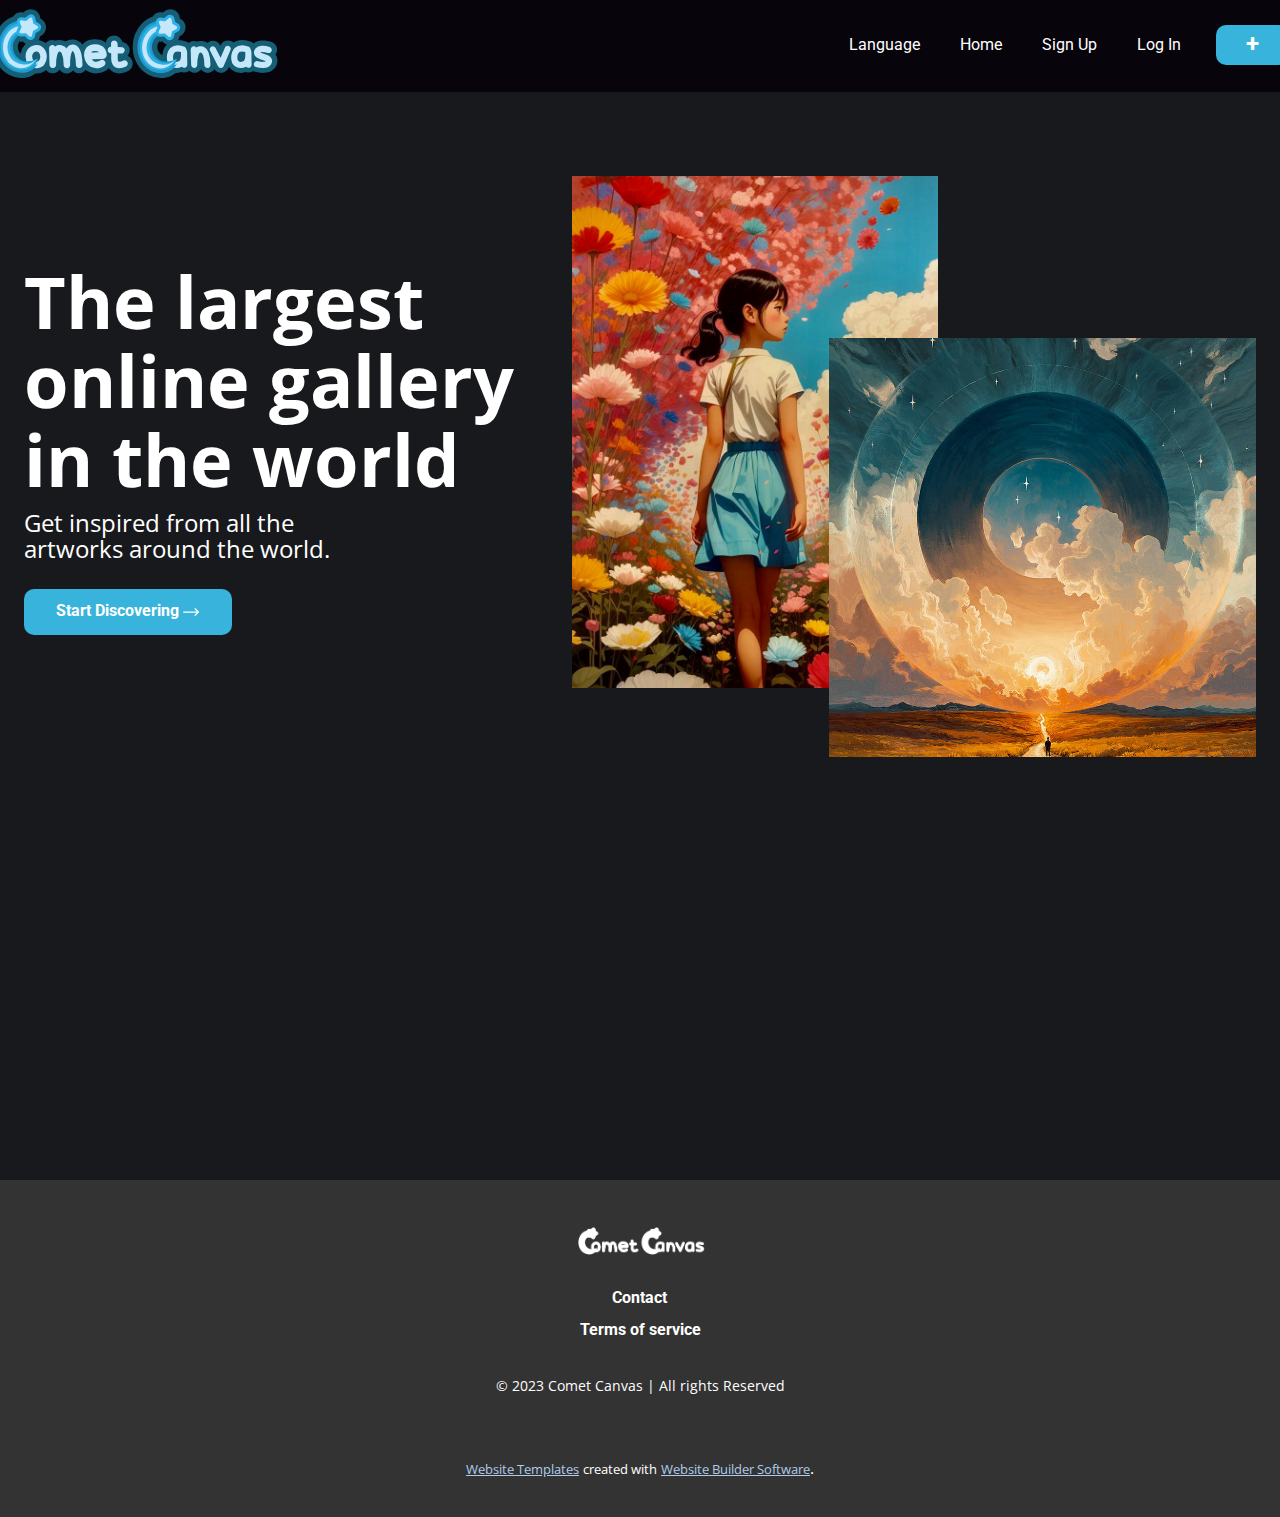
<file: CometCanvasfront/Landing-Page.html>
<!DOCTYPE html>
<html style="font-size: 16px;" lang="es"><head>
    <meta name="viewport" content="width=device-width, initial-scale=1.0">
    <meta charset="utf-8">
    <meta name="keywords" content="The largestonline galleryin the world, Get inspired from all the artworks&nbsp;around the world.">
    <meta name="description" content="">
    <title>Landing Page</title>
    <link rel="stylesheet" href="nicepage.css" media="screen">
<link rel="stylesheet" href="Landing-Page.css" media="screen">
    <script class="u-script" type="text/javascript" src="jquery.js" defer=""></script>
    <script class="u-script" type="text/javascript" src="nicepage.js" defer=""></script>
    <meta name="generator" content="Nicepage 5.21.10, nicepage.com">
    <link id="u-theme-google-font" rel="stylesheet" href="https://fonts.googleapis.com/css?family=Roboto:100,100i,300,300i,400,400i,500,500i,700,700i,900,900i|Open+Sans:300,300i,400,400i,500,500i,600,600i,700,700i,800,800i">
    <link id="u-page-google-font" rel="stylesheet" href="https://fonts.googleapis.com/css?family=Open+Sans:300,300i,400,400i,500,500i,600,600i,700,700i,800,800i|Roboto:100,100i,300,300i,400,400i,500,500i,700,700i,900,900i">
    
    
    
    <script type="application/ld+json">{
		"@context": "http://schema.org",
		"@type": "Organization",
		"name": ""
}</script>
    <meta name="theme-color" content="#478ac9">
    <meta property="og:title" content="Landing Page">
    <meta property="og:type" content="website">
  <meta data-intl-tel-input-cdn-path="intlTelInput/"></head>
  <body data-path-to-root="./" data-include-products="true" class="u-body u-xl-mode" data-lang="es"><header class="u-clearfix u-custom-color-2 u-header u-header" id="sec-4f15"><div class="u-clearfix u-sheet u-valign-middle u-sheet-1">
        <img class="custom-expanded u-image u-image-default u-image-1" src="images/comet_canvas_positivo_y_negativo-05.svg" alt="" data-image-width="300" data-image-height="101">
        <div class="u-clearfix u-group-elements u-group-elements-1">
          <nav class="u-dropdown-icon u-menu u-menu-one-level u-offcanvas u-menu-1" data-position="Language">
            <div class="menu-collapse u-custom-font u-font-roboto" style="font-size: 1rem; letter-spacing: 0px; font-weight: 700;">
              <a class="u-button-style u-custom-left-right-menu-spacing u-custom-padding-bottom u-custom-text-active-color u-custom-text-hover-color u-custom-top-bottom-menu-spacing u-nav-link u-text-active-palette-1-base u-text-hover-palette-2-base" href="#">
                <svg class="u-svg-link" viewBox="0 0 24 24"><use xmlns:xlink="http://www.w3.org/1999/xlink" xlink:href="#svg-ff8b"></use></svg>
                <svg class="u-svg-content" version="1.1" id="svg-ff8b" viewBox="0 0 16 16" x="0px" y="0px" xmlns:xlink="http://www.w3.org/1999/xlink" xmlns="http://www.w3.org/2000/svg"><g><rect y="1" width="16" height="2"></rect><rect y="7" width="16" height="2"></rect><rect y="13" width="16" height="2"></rect>
</g></svg>
              </a>
            </div>
            <div class="u-custom-menu u-nav-container">
              <ul class="u-custom-font u-font-roboto u-nav u-unstyled u-nav-1"><li class="u-nav-item"><a class="u-button-style u-nav-link u-text-active-custom-color-1 u-text-hover-custom-color-1" href="#" style="padding: 10px 20px;">Language</a>
</li><li class="u-nav-item"><a class="u-button-style u-nav-link u-text-active-custom-color-1 u-text-hover-custom-color-1" href="Home.html" style="padding: 10px 20px;">Home</a>
</li><li class="u-nav-item"><a class="u-button-style u-nav-link u-text-active-custom-color-1 u-text-hover-custom-color-1" href="Sign-Up.html" style="padding: 10px 20px;">Sign Up</a>
</li><li class="u-nav-item"><a class="u-button-style u-nav-link u-text-active-custom-color-1 u-text-hover-custom-color-1" href="Log-In.html" style="padding: 10px 20px;">Log In</a>
</li></ul>
            </div>
            <div class="u-custom-menu u-nav-container-collapse">
              <div class="u-black u-container-style u-expanded-width u-inner-container-layout u-opacity u-opacity-95 u-sidenav">
                <div class="u-inner-container-layout u-sidenav-overflow">
                  <div class="u-expanded u-menu-close"></div>
                  <ul class="u-align-center u-nav u-popupmenu-items u-unstyled u-nav-2"><li class="u-nav-item"><a class="u-button-style u-nav-link" href="#">Language</a>
</li><li class="u-nav-item"><a class="u-button-style u-nav-link" href="Home.html">Home</a>
</li><li class="u-nav-item"><a class="u-button-style u-nav-link" href="Sign-Up.html">Sign Up</a>
</li><li class="u-nav-item"><a class="u-button-style u-nav-link" href="Log-In.html">Log In</a>
</li></ul>
                </div>
              </div>
              <div class="u-black u-menu-overlay u-opacity u-opacity-70"></div>
            </div>
          </nav>
          <a href="Upload.html" class="u-border-none u-btn u-btn-round u-button-style u-custom-color-1 u-custom-font u-font-roboto u-radius-10 u-btn-1"><span class="u-icon"></span>+
          </a>
        </div>
      </div></header>
    <section class="u-clearfix u-custom-color-4 u-section-1" id="sec-61fb">
      <div class="u-clearfix u-sheet u-sheet-1">
        <div class="u-carousel u-gallery u-gallery-slider u-layout-carousel u-lightbox u-no-transition u-show-text-on-hover u-gallery-1" id="carousel-0987" data-interval="5000" data-u-ride="carousel">
          <ol class="u-absolute-hcenter u-carousel-indicators u-hidden u-carousel-indicators-1">
            <li data-u-target="#carousel-0987" data-u-slide-to="0" class="u-active u-grey-70 u-shape-circle" style="width: 10px; height: 10px;"></li>
            <li data-u-target="#carousel-0987" data-u-slide-to="1" class="u-grey-70 u-shape-circle" style="width: 10px; height: 10px;"></li>
          </ol>
          <div class="u-carousel-inner u-gallery-inner" role="listbox">
            <div class="u-active u-carousel-item u-effect-fade u-gallery-item u-carousel-item-1">
              <div class="u-back-slide" data-image-width="768" data-image-height="1352">
                <img class="u-back-image u-expanded" src="images/glorious_walk_by_deezaster_dgchv87-414w-2x.jpg">
              </div>
              <div class="u-align-center u-over-slide u-shading u-valign-bottom u-over-slide-1"></div>
            </div>
            <div class="u-carousel-item u-effect-fade u-gallery-item u-carousel-item-2">
              <div class="u-back-slide" data-image-width="250" data-image-height="250">
                <img class="u-back-image u-expanded" src="images/6848769e245446fd9008f197dc5a5462.webp">
              </div>
              <div class="u-align-center u-over-slide u-shading u-valign-bottom u-over-slide-2"></div>
            </div>
          </div>
          <a class="u-absolute-vcenter u-carousel-control u-carousel-control-prev u-grey-70 u-hidden u-icon-circle u-opacity u-opacity-70 u-spacing-10 u-text-white u-carousel-control-1" href="#carousel-0987" role="button" data-u-slide="prev">
            <span aria-hidden="true">
              <svg viewBox="0 0 451.847 451.847"><path d="M97.141,225.92c0-8.095,3.091-16.192,9.259-22.366L300.689,9.27c12.359-12.359,32.397-12.359,44.751,0
c12.354,12.354,12.354,32.388,0,44.748L173.525,225.92l171.903,171.909c12.354,12.354,12.354,32.391,0,44.744
c-12.354,12.365-32.386,12.365-44.745,0l-194.29-194.281C100.226,242.115,97.141,234.018,97.141,225.92z"></path></svg>
            </span>
            <span class="sr-only">
              <svg viewBox="0 0 451.847 451.847"><path d="M97.141,225.92c0-8.095,3.091-16.192,9.259-22.366L300.689,9.27c12.359-12.359,32.397-12.359,44.751,0
c12.354,12.354,12.354,32.388,0,44.748L173.525,225.92l171.903,171.909c12.354,12.354,12.354,32.391,0,44.744
c-12.354,12.365-32.386,12.365-44.745,0l-194.29-194.281C100.226,242.115,97.141,234.018,97.141,225.92z"></path></svg>
            </span>
          </a>
          <a class="u-absolute-vcenter u-carousel-control u-carousel-control-next u-grey-70 u-hidden u-icon-circle u-opacity u-opacity-70 u-spacing-10 u-text-white u-carousel-control-2" href="#carousel-0987" role="button" data-u-slide="next">
            <span aria-hidden="true">
              <svg viewBox="0 0 451.846 451.847"><path d="M345.441,248.292L151.154,442.573c-12.359,12.365-32.397,12.365-44.75,0c-12.354-12.354-12.354-32.391,0-44.744
L278.318,225.92L106.409,54.017c-12.354-12.359-12.354-32.394,0-44.748c12.354-12.359,32.391-12.359,44.75,0l194.287,194.284
c6.177,6.18,9.262,14.271,9.262,22.366C354.708,234.018,351.617,242.115,345.441,248.292z"></path></svg>
            </span>
            <span class="sr-only">
              <svg viewBox="0 0 451.846 451.847"><path d="M345.441,248.292L151.154,442.573c-12.359,12.365-32.397,12.365-44.75,0c-12.354-12.354-12.354-32.391,0-44.744
L278.318,225.92L106.409,54.017c-12.354-12.359-12.354-32.394,0-44.748c12.354-12.359,32.391-12.359,44.75,0l194.287,194.284
c6.177,6.18,9.262,14.271,9.262,22.366C354.708,234.018,351.617,242.115,345.441,248.292z"></path></svg>
            </span>
          </a>
        </div>
        <div class="u-carousel u-gallery u-gallery-slider u-layout-carousel u-lightbox u-no-transition u-show-text-on-hover u-gallery-2" id="carousel-1962" data-interval="5000" data-u-ride="carousel">
          <ol class="u-absolute-hcenter u-carousel-indicators u-hidden u-carousel-indicators-2">
            <li data-u-target="#carousel-1962" data-u-slide-to="0" class="u-active u-grey-70 u-shape-circle" style="width: 10px; height: 10px;"></li>
            <li data-u-target="#carousel-1962" data-u-slide-to="1" class="u-grey-70 u-shape-circle" style="width: 10px; height: 10px;"></li>
          </ol>
          <div class="u-carousel-inner u-gallery-inner" role="listbox">
            <div class="u-active u-carousel-item u-effect-fade u-gallery-item u-carousel-item-3">
              <div class="u-back-slide" data-image-width="828" data-image-height="1103">
                <img class="u-back-image u-expanded" src="images/halo_by_rhads_dgcuv6g-414w-2x.jpg">
              </div>
              <div class="u-align-center u-over-slide u-shading u-valign-bottom u-over-slide-3"></div>
            </div>
            <div class="u-carousel-item u-effect-fade u-gallery-item u-carousel-item-4">
              <div class="u-back-slide" data-image-width="768" data-image-height="1344">
                <img class="u-back-image u-expanded" src="images/wintergarden_by_kallebasch_dgey0f7-414w-2x.jpg">
              </div>
              <div class="u-align-center u-over-slide u-shading u-valign-bottom u-over-slide-4"></div>
            </div>
          </div>
          <a class="u-absolute-vcenter u-carousel-control u-carousel-control-prev u-grey-70 u-hidden u-icon-circle u-opacity u-opacity-70 u-spacing-10 u-text-white u-carousel-control-3" href="#carousel-1962" role="button" data-u-slide="prev">
            <span aria-hidden="true">
              <svg viewBox="0 0 451.847 451.847"><path d="M97.141,225.92c0-8.095,3.091-16.192,9.259-22.366L300.689,9.27c12.359-12.359,32.397-12.359,44.751,0
c12.354,12.354,12.354,32.388,0,44.748L173.525,225.92l171.903,171.909c12.354,12.354,12.354,32.391,0,44.744
c-12.354,12.365-32.386,12.365-44.745,0l-194.29-194.281C100.226,242.115,97.141,234.018,97.141,225.92z"></path></svg>
            </span>
            <span class="sr-only">
              <svg viewBox="0 0 451.847 451.847"><path d="M97.141,225.92c0-8.095,3.091-16.192,9.259-22.366L300.689,9.27c12.359-12.359,32.397-12.359,44.751,0
c12.354,12.354,12.354,32.388,0,44.748L173.525,225.92l171.903,171.909c12.354,12.354,12.354,32.391,0,44.744
c-12.354,12.365-32.386,12.365-44.745,0l-194.29-194.281C100.226,242.115,97.141,234.018,97.141,225.92z"></path></svg>
            </span>
          </a>
          <a class="u-absolute-vcenter u-carousel-control u-carousel-control-next u-grey-70 u-hidden u-icon-circle u-opacity u-opacity-70 u-spacing-10 u-text-white u-carousel-control-4" href="#carousel-1962" role="button" data-u-slide="next">
            <span aria-hidden="true">
              <svg viewBox="0 0 451.846 451.847"><path d="M345.441,248.292L151.154,442.573c-12.359,12.365-32.397,12.365-44.75,0c-12.354-12.354-12.354-32.391,0-44.744
L278.318,225.92L106.409,54.017c-12.354-12.359-12.354-32.394,0-44.748c12.354-12.359,32.391-12.359,44.75,0l194.287,194.284
c6.177,6.18,9.262,14.271,9.262,22.366C354.708,234.018,351.617,242.115,345.441,248.292z"></path></svg>
            </span>
            <span class="sr-only">
              <svg viewBox="0 0 451.846 451.847"><path d="M345.441,248.292L151.154,442.573c-12.359,12.365-32.397,12.365-44.75,0c-12.354-12.354-12.354-32.391,0-44.744
L278.318,225.92L106.409,54.017c-12.354-12.359-12.354-32.394,0-44.748c12.354-12.359,32.391-12.359,44.75,0l194.287,194.284
c6.177,6.18,9.262,14.271,9.262,22.366C354.708,234.018,351.617,242.115,345.441,248.292z"></path></svg>
            </span>
          </a>
        </div>
        <h1 class="u-custom-font u-font-open-sans u-text u-text-default u-text-1">The largest<br>online gallery<br>in the world
        </h1>
        <h1 class="u-custom-font u-font-open-sans u-text u-text-2">Get inspired from all the artworks&nbsp;around the world.</h1>
        <a href="Log-In.html" class="u-border-none u-btn u-btn-round u-button-style u-custom-color-1 u-custom-font u-font-roboto u-hover-custom-color-7 u-radius-10 u-btn-1">Start Discovering&nbsp;<span class="u-icon u-text-white"><svg class="u-svg-content" viewBox="0 0 512 512" x="0px" y="0px" style="width: 1em; height: 1em;"><path d="M506.134,241.843c-0.006-0.006-0.011-0.013-0.018-0.019l-104.504-104c-7.829-7.791-20.492-7.762-28.285,0.068 c-7.792,7.829-7.762,20.492,0.067,28.284L443.558,236H20c-11.046,0-20,8.954-20,20c0,11.046,8.954,20,20,20h423.557 l-70.162,69.824c-7.829,7.792-7.859,20.455-0.067,28.284c7.793,7.831,20.457,7.858,28.285,0.068l104.504-104 c0.006-.006,0.011-.013,0.018-.019C513.968,262.339,513.943,249.635,506.134,241.843z"></path></svg></span>
        </a>
      </div>
    </section>
    
    
    
    <footer class="u-align-center u-clearfix u-footer u-grey-80 u-footer" id="sec-7522"><div class="u-clearfix u-sheet u-sheet-1">
        <div class="u-align-center u-clearfix u-group-elements u-group-elements-1" data-href="Contact.html">
          <img class="u-expanded-width u-image u-image-contain u-image-default u-image-1" src="images/whitelogo.png" alt="" data-image-width="4993" data-image-height="1568">
          <a href="Contact.html" class="u-border-1 u-border-active-custom-color-5 u-border-no-left u-border-no-right u-border-no-top u-btn u-button-style u-custom-font u-font-roboto u-none u-text-white u-btn-1">Contact</a>
          <a href="TOS.html" class="u-border-1 u-border-active-custom-color-5 u-border-no-left u-border-no-right u-border-no-top u-btn u-button-style u-custom-font u-font-roboto u-none u-text-white u-btn-2">Terms of service</a>
        </div>
        <p class="u-small-text u-text u-text-variant u-text-1">©  2023 Comet Canvas&nbsp;|&nbsp;All rights Reserved</p>
      </div></footer>
    <section class="u-backlink u-clearfix u-grey-80">
      <a class="u-link" href="https://nicepage.com/website-templates" target="_blank">
        <span>Website Templates</span>
      </a>
      <p class="u-text">
        <span>created with</span>
      </p>
      <a class="u-link" href="" target="_blank">
        <span>Website Builder Software</span>
      </a>. 
    </section>
  
</body></html>
</file>
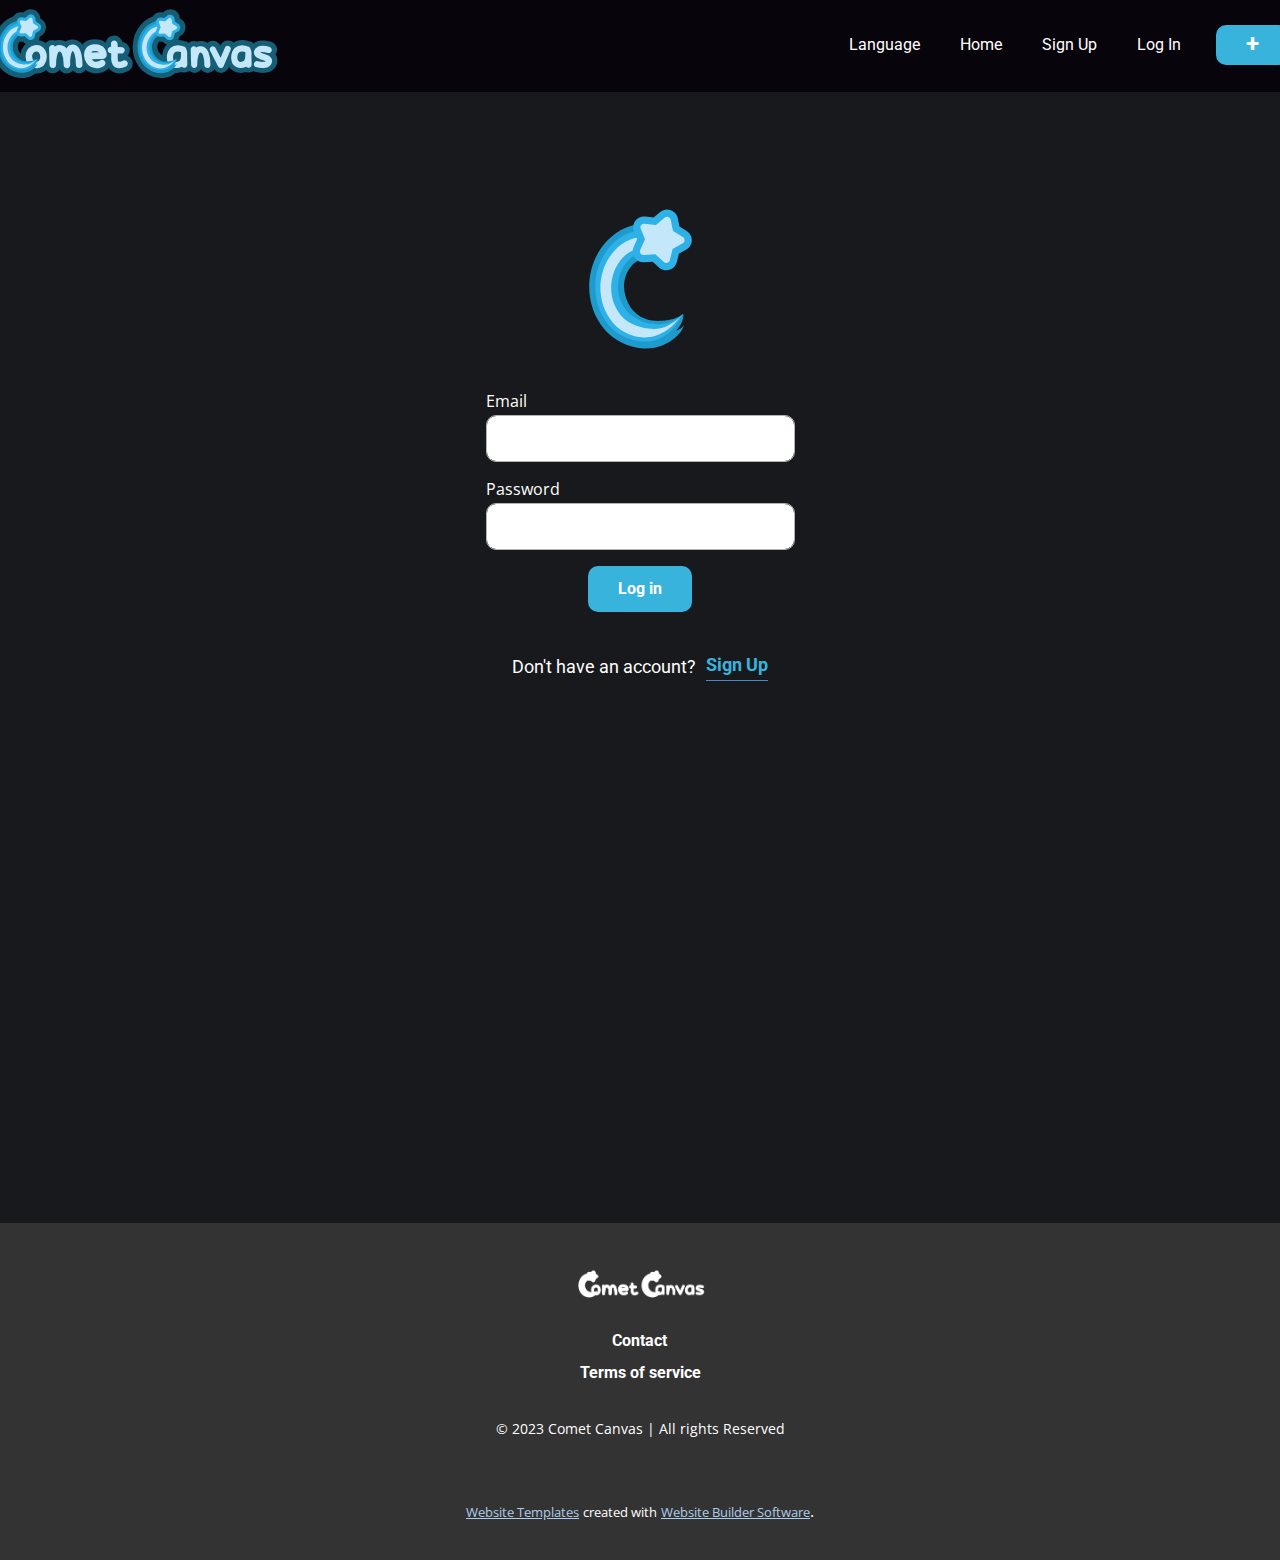
<file: CometCanvasfront/Log-In.html>
<!DOCTYPE html>
<html style="font-size: 16px;" lang="es"><head>
    <meta name="viewport" content="width=device-width, initial-scale=1.0">
    <meta charset="utf-8">
    <meta name="keywords" content="">
    <meta name="description" content="">
    <title>Log In</title>
    <link rel="stylesheet" href="nicepage.css" media="screen">
<link rel="stylesheet" href="Log-In.css" media="screen">
    <script class="u-script" type="text/javascript" src="jquery.js" defer=""></script>
    <script class="u-script" type="text/javascript" src="nicepage.js" defer=""></script>
    <meta name="generator" content="Nicepage 5.21.10, nicepage.com">
    <meta name="referrer" content="origin">
    <link id="u-theme-google-font" rel="stylesheet" href="https://fonts.googleapis.com/css?family=Roboto:100,100i,300,300i,400,400i,500,500i,700,700i,900,900i|Open+Sans:300,300i,400,400i,500,500i,600,600i,700,700i,800,800i">
    <link id="u-page-google-font" rel="stylesheet" href="https://fonts.googleapis.com/css?family=Roboto:100,100i,300,300i,400,400i,500,500i,700,700i,900,900i">
    
    
    
    <script type="application/ld+json">{
		"@context": "http://schema.org",
		"@type": "Organization",
		"name": ""
}</script>
    <meta name="theme-color" content="#478ac9">
    <meta property="og:title" content="Log In">
    <meta property="og:type" content="website">
  <meta data-intl-tel-input-cdn-path="intlTelInput/"></head>
  <body data-path-to-root="./" data-include-products="true" class="u-body u-xl-mode" data-lang="es"><header class="u-clearfix u-custom-color-2 u-header u-header" id="sec-4f15"><div class="u-clearfix u-sheet u-valign-middle u-sheet-1">
        <img class="custom-expanded u-image u-image-default u-image-1" src="images/comet_canvas_positivo_y_negativo-05.svg" alt="" data-image-width="300" data-image-height="101">
        <div class="u-clearfix u-group-elements u-group-elements-1">
          <nav class="u-dropdown-icon u-menu u-menu-one-level u-offcanvas u-menu-1" data-position="Language">
            <div class="menu-collapse u-custom-font u-font-roboto" style="font-size: 1rem; letter-spacing: 0px; font-weight: 700;">
              <a class="u-button-style u-custom-left-right-menu-spacing u-custom-padding-bottom u-custom-text-active-color u-custom-text-hover-color u-custom-top-bottom-menu-spacing u-nav-link u-text-active-palette-1-base u-text-hover-palette-2-base" href="#">
                <svg class="u-svg-link" viewBox="0 0 24 24"><use xmlns:xlink="http://www.w3.org/1999/xlink" xlink:href="#svg-ff8b"></use></svg>
                <svg class="u-svg-content" version="1.1" id="svg-ff8b" viewBox="0 0 16 16" x="0px" y="0px" xmlns:xlink="http://www.w3.org/1999/xlink" xmlns="http://www.w3.org/2000/svg"><g><rect y="1" width="16" height="2"></rect><rect y="7" width="16" height="2"></rect><rect y="13" width="16" height="2"></rect>
</g></svg>
              </a>
            </div>
            <div class="u-custom-menu u-nav-container">
              <ul class="u-custom-font u-font-roboto u-nav u-unstyled u-nav-1"><li class="u-nav-item"><a class="u-button-style u-nav-link u-text-active-custom-color-1 u-text-hover-custom-color-1" href="#" style="padding: 10px 20px;">Language</a>
</li><li class="u-nav-item"><a class="u-button-style u-nav-link u-text-active-custom-color-1 u-text-hover-custom-color-1" href="Home.html" style="padding: 10px 20px;">Home</a>
</li><li class="u-nav-item"><a class="u-button-style u-nav-link u-text-active-custom-color-1 u-text-hover-custom-color-1" href="Sign-Up.html" style="padding: 10px 20px;">Sign Up</a>
</li><li class="u-nav-item"><a class="u-button-style u-nav-link u-text-active-custom-color-1 u-text-hover-custom-color-1" href="Log-In.html" style="padding: 10px 20px;">Log In</a>
</li></ul>
            </div>
            <div class="u-custom-menu u-nav-container-collapse">
              <div class="u-black u-container-style u-expanded-width u-inner-container-layout u-opacity u-opacity-95 u-sidenav">
                <div class="u-inner-container-layout u-sidenav-overflow">
                  <div class="u-expanded u-menu-close"></div>
                  <ul class="u-align-center u-nav u-popupmenu-items u-unstyled u-nav-2"><li class="u-nav-item"><a class="u-button-style u-nav-link" href="#">Language</a>
</li><li class="u-nav-item"><a class="u-button-style u-nav-link" href="Home.html">Home</a>
</li><li class="u-nav-item"><a class="u-button-style u-nav-link" href="Sign-Up.html">Sign Up</a>
</li><li class="u-nav-item"><a class="u-button-style u-nav-link" href="Log-In.html">Log In</a>
</li></ul>
                </div>
              </div>
              <div class="u-black u-menu-overlay u-opacity u-opacity-70"></div>
            </div>
          </nav>
          <a href="Upload.html" class="u-border-none u-btn u-btn-round u-button-style u-custom-color-1 u-custom-font u-font-roboto u-radius-10 u-btn-1"><span class="u-icon"></span>+
          </a>
        </div>
      </div></header>
    <section class="u-clearfix u-custom-color-4 u-section-1" id="sec-f32a">
      <div class="u-clearfix u-sheet u-sheet-1">
        <img class="u-image u-image-default u-preserve-proportions u-image-1" src="images/ccicon.svg" alt="" data-image-width="159" data-image-height="150">
        <div class="u-form u-form-1">
          <form action="https://forms.nicepagesrv.com/v2/form/process" class="u-clearfix u-form-spacing-15 u-form-vertical u-inner-form" style="padding: 15px;" source="email" name="form">
            <div class="u-form-email u-form-group u-label-top">
              <label for="name-6797" class="u-label">Email</label>
              <input type="email" id="name-6797" name="name" class="u-input u-input-rectangle u-radius-10" required="required">
            </div>
            <div class="u-form-group u-label-top">
              <label for="email-6797" class="u-label">Password</label>
              <input type="text" id="email-6797" name="email" class="u-input u-input-rectangle u-radius-10" required="required">
            </div>
            <div class="u-align-center u-form-group u-form-submit u-label-top">
              <a href="#" class="u-border-none u-btn u-btn-round u-btn-submit u-button-style u-custom-color-1 u-custom-font u-font-roboto u-radius-10 u-btn-1">Log in</a>
              <input type="submit" value="submit" class="u-form-control-hidden">
            </div>
            <div class="u-form-send-message u-form-send-success">Thank you! Your message has been sent.</div>
            <div class="u-form-send-error u-form-send-message">Unable to send your message. Please fix errors then try again.</div>
            <input type="hidden" value="" name="recaptchaResponse">
            <input type="hidden" name="formServices" value="04726373-e1a0-86e9-8dc5-f2385385feef">
          </form>
        </div>
        <div class="u-clearfix u-group-elements u-group-elements-1">
          <a href="#" class="u-active-none u-border-1 u-border-no-left u-border-no-right u-border-no-top u-border-palette-1-base u-bottom-left-radius-0 u-bottom-right-radius-0 u-btn u-btn-rectangle u-button-style u-custom-font u-font-roboto u-hover-none u-none u-radius-0 u-text-custom-color-1 u-top-left-radius-0 u-top-right-radius-0 u-btn-2">Sign Up<span style="font-weight: 700;"></span>
          </a>
          <h6 class="u-text u-text-default u-text-1">Don't have an account?</h6>
        </div>
      </div>
    </section>
    
    
    
    <footer class="u-align-center u-clearfix u-footer u-grey-80 u-footer" id="sec-7522"><div class="u-clearfix u-sheet u-sheet-1">
        <div class="u-align-center u-clearfix u-group-elements u-group-elements-1" data-href="Contact.html">
          <img class="u-expanded-width u-image u-image-contain u-image-default u-image-1" src="images/whitelogo.png" alt="" data-image-width="4993" data-image-height="1568">
          <a href="Contact.html" class="u-border-1 u-border-active-custom-color-5 u-border-no-left u-border-no-right u-border-no-top u-btn u-button-style u-custom-font u-font-roboto u-none u-text-white u-btn-1">Contact</a>
          <a href="TOS.html" class="u-border-1 u-border-active-custom-color-5 u-border-no-left u-border-no-right u-border-no-top u-btn u-button-style u-custom-font u-font-roboto u-none u-text-white u-btn-2">Terms of service</a>
        </div>
        <p class="u-small-text u-text u-text-variant u-text-1">©  2023 Comet Canvas&nbsp;|&nbsp;All rights Reserved</p>
      </div></footer>
    <section class="u-backlink u-clearfix u-grey-80">
      <a class="u-link" href="https://nicepage.com/website-templates" target="_blank">
        <span>Website Templates</span>
      </a>
      <p class="u-text">
        <span>created with</span>
      </p>
      <a class="u-link" href="" target="_blank">
        <span>Website Builder Software</span>
      </a>. 
    </section>
  
</body></html>
</file>
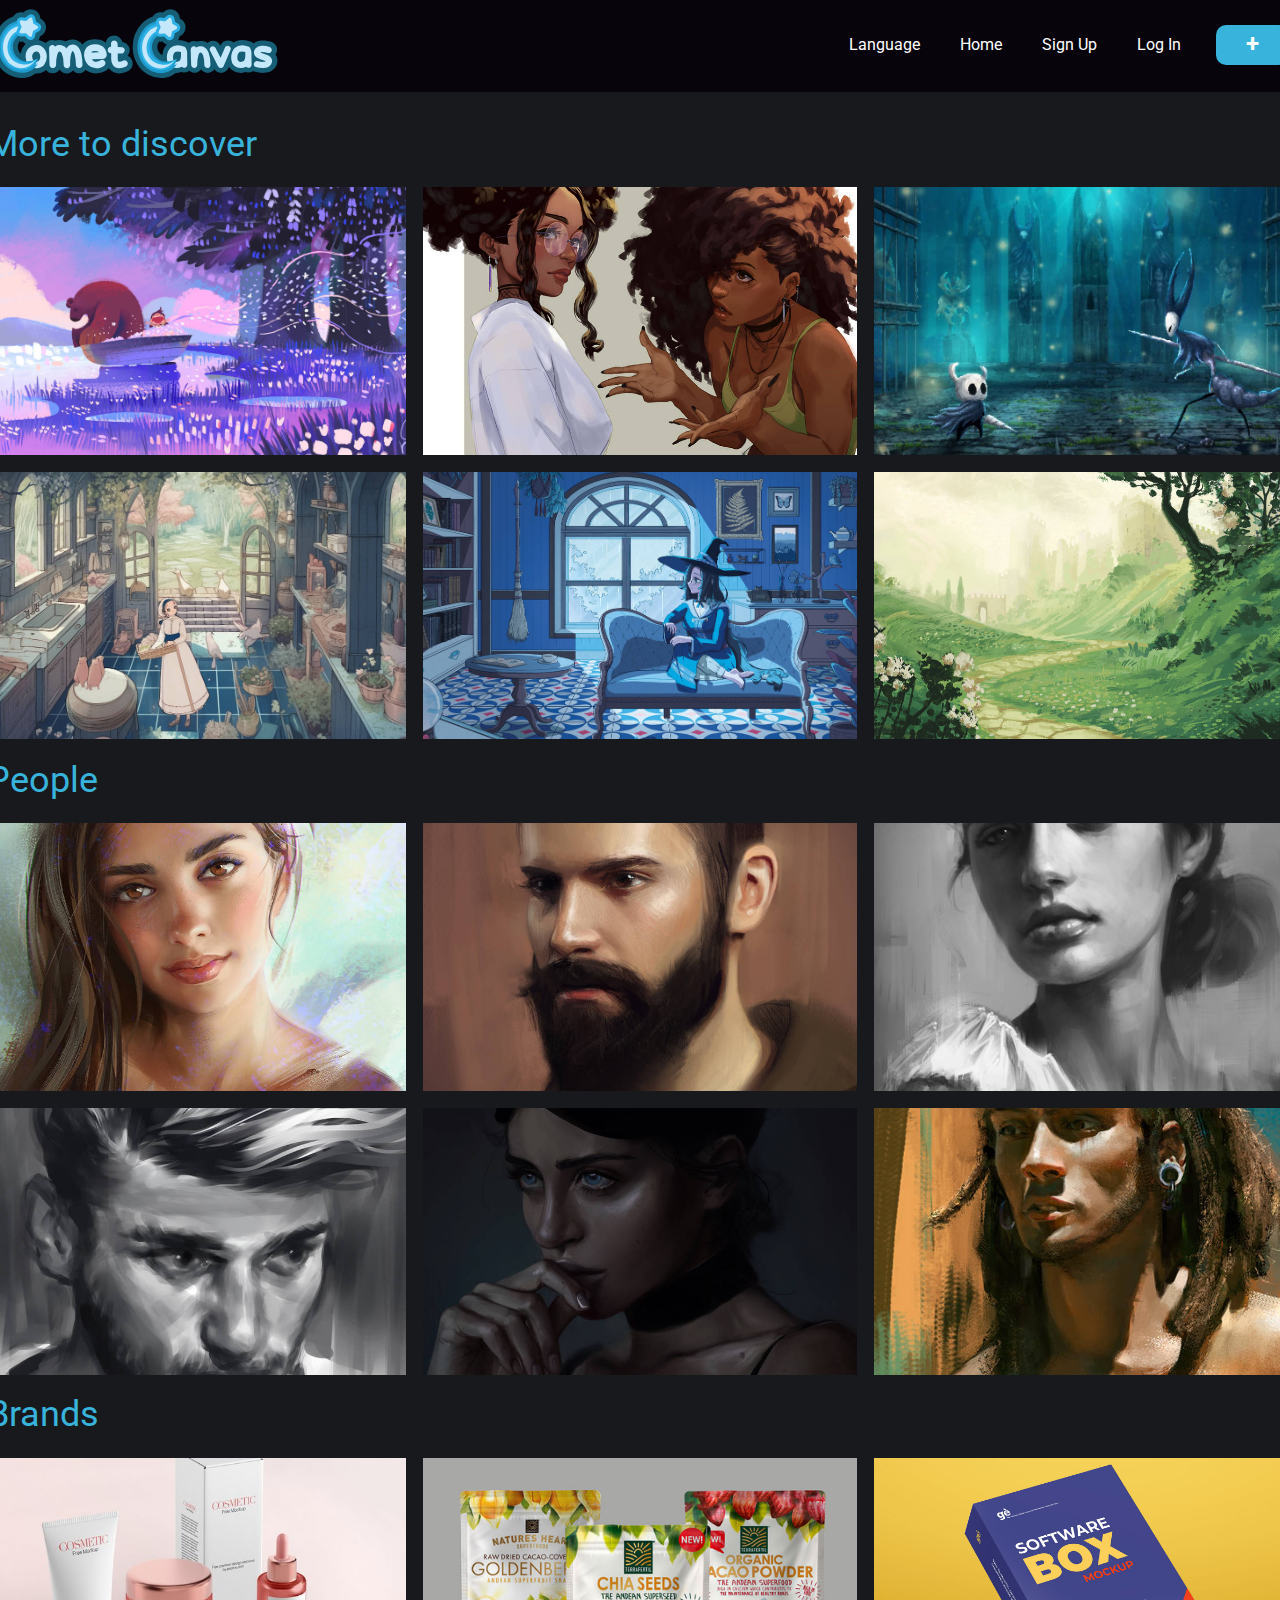
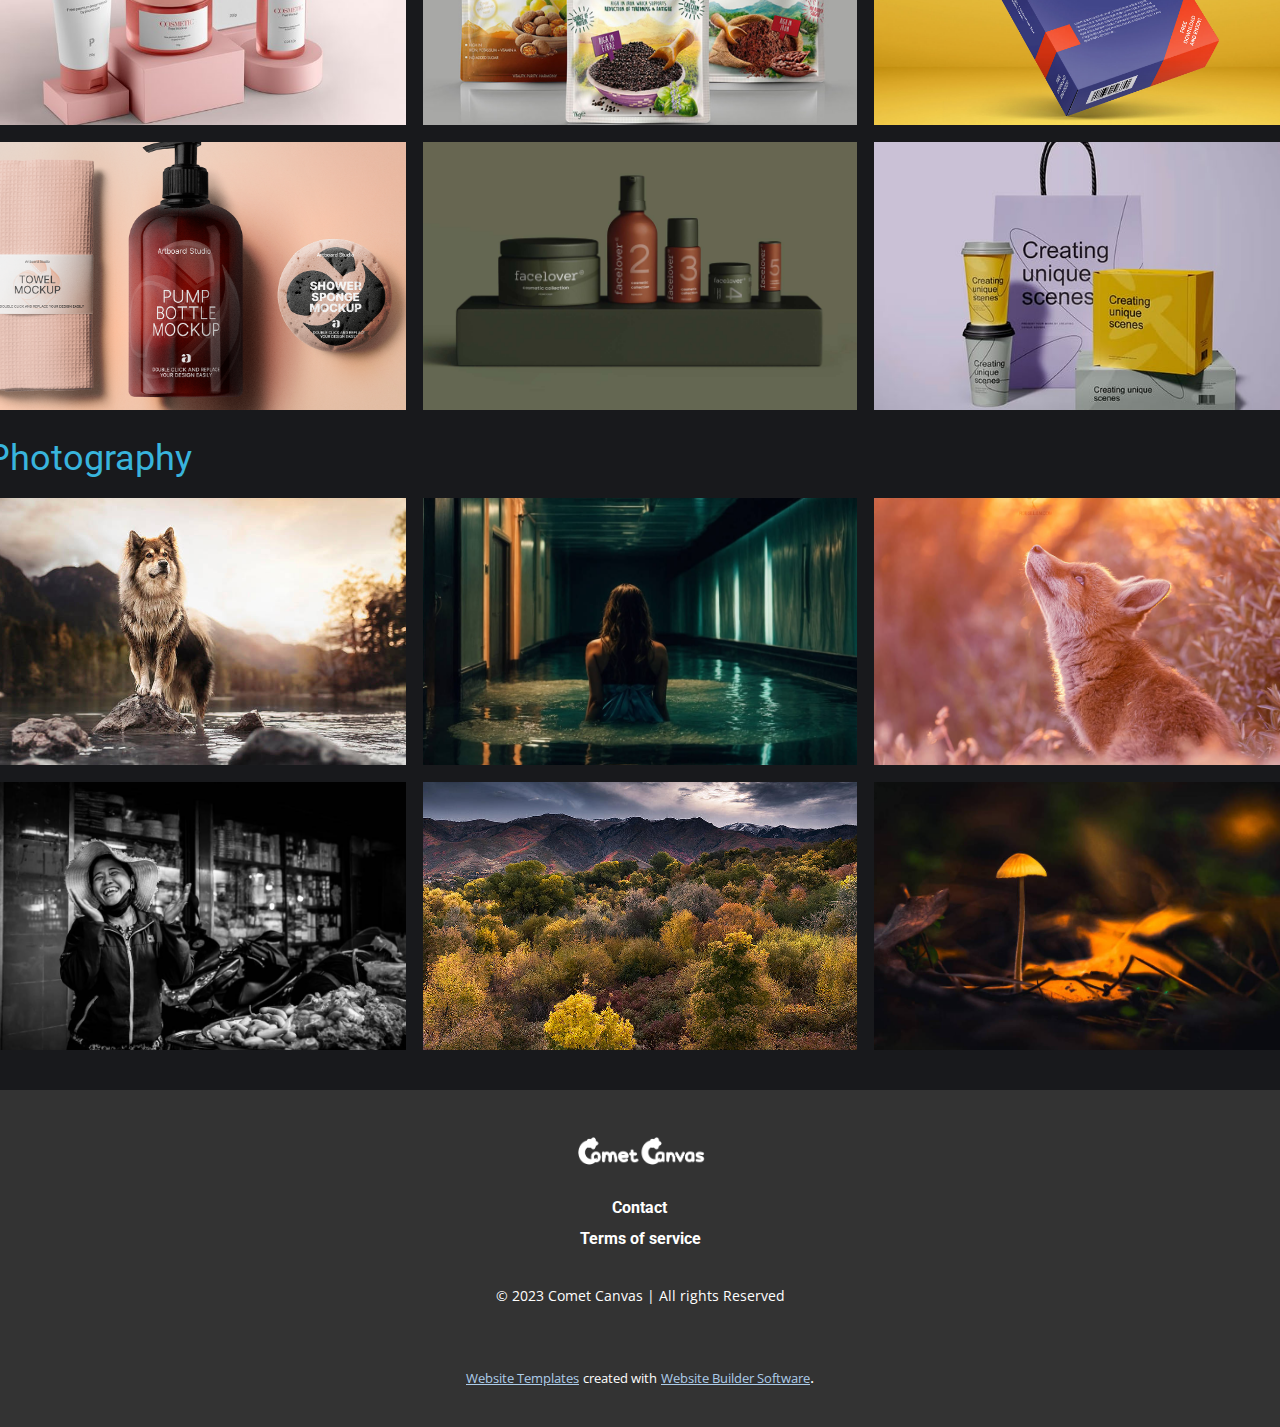
<file: CometCanvasfront/More.html>
<!DOCTYPE html>
<html style="font-size: 16px;" lang="es"><head>
    <meta name="viewport" content="width=device-width, initial-scale=1.0">
    <meta charset="utf-8">
    <meta name="keywords" content="">
    <meta name="description" content="">
    <title>More</title>
    <link rel="stylesheet" href="nicepage.css" media="screen">
<link rel="stylesheet" href="More.css" media="screen">
    <script class="u-script" type="text/javascript" src="jquery.js" defer=""></script>
    <script class="u-script" type="text/javascript" src="nicepage.js" defer=""></script>
    <meta name="generator" content="Nicepage 5.21.10, nicepage.com">
    <link id="u-theme-google-font" rel="stylesheet" href="https://fonts.googleapis.com/css?family=Roboto:100,100i,300,300i,400,400i,500,500i,700,700i,900,900i|Open+Sans:300,300i,400,400i,500,500i,600,600i,700,700i,800,800i">
    <link id="u-page-google-font" rel="stylesheet" href="https://fonts.googleapis.com/css?family=Roboto:100,100i,300,300i,400,400i,500,500i,700,700i,900,900i">
    
    
    
    
    
    <script type="application/ld+json">{
		"@context": "http://schema.org",
		"@type": "Organization",
		"name": ""
}</script>
    <meta name="theme-color" content="#478ac9">
    <meta property="og:title" content="More">
    <meta property="og:type" content="website">
  <meta data-intl-tel-input-cdn-path="intlTelInput/"></head>
  <body data-path-to-root="./" data-include-products="true" class="u-body u-xl-mode" data-lang="es"><header class="u-clearfix u-custom-color-2 u-header u-header" id="sec-4f15"><div class="u-clearfix u-sheet u-valign-middle u-sheet-1">
        <img class="custom-expanded u-image u-image-default u-image-1" src="images/comet_canvas_positivo_y_negativo-05.svg" alt="" data-image-width="300" data-image-height="101">
        <div class="u-clearfix u-group-elements u-group-elements-1">
          <nav class="u-dropdown-icon u-menu u-menu-one-level u-offcanvas u-menu-1" data-position="Language">
            <div class="menu-collapse u-custom-font u-font-roboto" style="font-size: 1rem; letter-spacing: 0px; font-weight: 700;">
              <a class="u-button-style u-custom-left-right-menu-spacing u-custom-padding-bottom u-custom-text-active-color u-custom-text-hover-color u-custom-top-bottom-menu-spacing u-nav-link u-text-active-palette-1-base u-text-hover-palette-2-base" href="#">
                <svg class="u-svg-link" viewBox="0 0 24 24"><use xmlns:xlink="http://www.w3.org/1999/xlink" xlink:href="#svg-ff8b"></use></svg>
                <svg class="u-svg-content" version="1.1" id="svg-ff8b" viewBox="0 0 16 16" x="0px" y="0px" xmlns:xlink="http://www.w3.org/1999/xlink" xmlns="http://www.w3.org/2000/svg"><g><rect y="1" width="16" height="2"></rect><rect y="7" width="16" height="2"></rect><rect y="13" width="16" height="2"></rect>
</g></svg>
              </a>
            </div>
            <div class="u-custom-menu u-nav-container">
              <ul class="u-custom-font u-font-roboto u-nav u-unstyled u-nav-1"><li class="u-nav-item"><a class="u-button-style u-nav-link u-text-active-custom-color-1 u-text-hover-custom-color-1" href="#" style="padding: 10px 20px;">Language</a>
</li><li class="u-nav-item"><a class="u-button-style u-nav-link u-text-active-custom-color-1 u-text-hover-custom-color-1" href="Home.html" style="padding: 10px 20px;">Home</a>
</li><li class="u-nav-item"><a class="u-button-style u-nav-link u-text-active-custom-color-1 u-text-hover-custom-color-1" href="Sign-Up.html" style="padding: 10px 20px;">Sign Up</a>
</li><li class="u-nav-item"><a class="u-button-style u-nav-link u-text-active-custom-color-1 u-text-hover-custom-color-1" href="Log-In.html" style="padding: 10px 20px;">Log In</a>
</li></ul>
            </div>
            <div class="u-custom-menu u-nav-container-collapse">
              <div class="u-black u-container-style u-expanded-width u-inner-container-layout u-opacity u-opacity-95 u-sidenav">
                <div class="u-inner-container-layout u-sidenav-overflow">
                  <div class="u-expanded u-menu-close"></div>
                  <ul class="u-align-center u-nav u-popupmenu-items u-unstyled u-nav-2"><li class="u-nav-item"><a class="u-button-style u-nav-link" href="#">Language</a>
</li><li class="u-nav-item"><a class="u-button-style u-nav-link" href="Home.html">Home</a>
</li><li class="u-nav-item"><a class="u-button-style u-nav-link" href="Sign-Up.html">Sign Up</a>
</li><li class="u-nav-item"><a class="u-button-style u-nav-link" href="Log-In.html">Log In</a>
</li></ul>
                </div>
              </div>
              <div class="u-black u-menu-overlay u-opacity u-opacity-70"></div>
            </div>
          </nav>
          <a href="Upload.html" class="u-border-none u-btn u-btn-round u-button-style u-custom-color-1 u-custom-font u-font-roboto u-radius-10 u-btn-1"><span class="u-icon"></span>+
          </a>
        </div>
      </div></header>
    <section class="u-clearfix u-custom-color-4 u-section-1" id="sec-dc29">
      <div class="u-clearfix u-sheet u-valign-bottom u-sheet-1">
        <h3 class="u-text u-text-custom-color-1 u-text-default u-text-1">More to discover</h3>
        <div class="custom-expanded u-gallery u-layout-grid u-lightbox u-show-text-on-hover u-gallery-1">
          <div class="u-gallery-inner u-gallery-inner-1">
            <div class="u-effect-fade u-effect-hover-zoomOut u-gallery-item">
              <div class="u-back-slide" data-image-width="1192" data-image-height="670">
                <img class="u-back-image u-expanded" src="images/it_s_windy_by_guihuahuzi_dg0ei8z-pre.jpg" alt="Title">
              </div>
              <div class="u-over-slide u-shading u-valign-bottom u-over-slide-1">
                <h3 class="u-align-left u-gallery-heading" style="font-size: 1.25rem; background-image: none;">Title</h3>
                <p class="u-align-left u-gallery-text" style="font-size: 0.75rem;">Author</p>
              </div>
            </div>
            <div class="u-effect-fade u-effect-hover-zoomOut u-gallery-item">
              <div class="u-back-slide" data-image-width="941" data-image-height="849">
                <img class="u-back-image u-expanded" src="images/fros_by_kasai_dgbvpo7-pre.jpg" alt="Title">
              </div>
              <div class="u-over-slide u-shading u-valign-bottom u-over-slide-2">
                <h3 class="u-align-left u-gallery-heading" style="font-size: 1.25rem; background-image: none;">Title</h3>
                <p class="u-align-left u-gallery-text" style="font-size: 0.75rem;">Author</p>
              </div>
            </div>
            <div class="u-effect-fade u-effect-hover-zoomOut u-gallery-item">
              <div class="u-back-slide" data-image-width="1192" data-image-height="670">
                <img class="u-back-image u-expanded" src="images/boss_stage___mantis_lord_by_orioto_dgbth9d-pre.jpg" alt="Title">
              </div>
              <div class="u-over-slide u-shading u-valign-bottom u-over-slide-3">
                <h3 class="u-align-left u-gallery-heading" style="font-size: 1.25rem; background-image: none;">Title</h3>
                <p class="u-align-left u-gallery-text" style="font-size: 0.75rem;">Author</p>
              </div>
            </div>
            <div class="u-effect-fade u-effect-hover-zoomOut u-gallery-item">
              <div class="u-back-slide" data-image-width="1194" data-image-height="669">
                <img class="u-back-image u-expanded" src="images/a_more_peaceful_kind_of_life_by_magisterdark_dgbptil-pre.jpg" alt="Title">
              </div>
              <div class="u-over-slide u-shading u-valign-bottom u-over-slide-4">
                <h3 class="u-align-left u-gallery-heading" style="font-size: 1.25rem; background-image: none;">Title</h3>
                <p class="u-align-left u-gallery-text" style="font-size: 0.75rem;">Author</p>
              </div>
            </div>
            <div class="u-effect-fade u-effect-hover-zoomOut u-gallery-item">
              <div class="u-back-slide" data-image-width="1063" data-image-height="752">
                <img class="u-back-image u-expanded" src="images/melancholic_witch_on_a_rainy_day_by_grimarium_dg31dus-pre.jpg" alt="Title">
              </div>
              <div class="u-over-slide u-shading u-valign-bottom u-over-slide-5">
                <h3 class="u-align-left u-gallery-heading" style="font-size: 1.25rem; background-image: none;">Title</h3>
                <p class="u-align-left u-gallery-text" style="font-size: 0.75rem;">Author<br>
                </p>
              </div>
            </div>
            <div class="u-effect-fade u-effect-hover-zoomOut u-gallery-item">
              <div class="u-back-slide" data-image-width="1024" data-image-height="576">
                <img class="u-back-image u-expanded" src="images/road_to_the_castle_background_by_nimphradora_dehkcw3-fullview.jpg" alt="Title">
              </div>
              <div class="u-over-slide u-shading u-valign-bottom u-over-slide-6">
                <h3 class="u-align-left u-gallery-heading" style="font-size: 1.25rem; background-image: none;">Title</h3>
                <p class="u-align-left u-gallery-text" style="font-size: 0.75rem;">Author</p>
              </div>
            </div>
          </div>
        </div>
        <h3 class="u-text u-text-custom-color-1 u-text-default u-text-2">People</h3>
        <div class="custom-expanded u-gallery u-layout-grid u-lightbox u-show-text-on-hover u-gallery-2">
          <div class="u-gallery-inner u-gallery-inner-2">
            <div class="u-effect-fade u-effect-hover-zoomOut u-gallery-item">
              <div class="u-back-slide" data-image-width="790" data-image-height="900">
                <img class="u-back-image u-expanded" src="images/joanna_by_avvart_dakzmyr-414w-2x.jpg" alt="Title">
              </div>
              <div class="u-over-slide u-shading u-valign-bottom u-over-slide-7">
                <h3 class="u-align-left u-gallery-heading" style="font-size: 1.25rem; background-image: none;">Title</h3>
                <p class="u-align-left u-gallery-text" style="font-size: 0.75rem;">Author</p>
              </div>
            </div>
            <div class="u-effect-fade u-effect-hover-zoomOut u-gallery-item">
              <div class="u-back-slide" data-image-width="828" data-image-height="966">
                <img class="u-back-image u-expanded" src="images/portrait_painting_by_gabriellebrickey_dbyn4h4-414w-2x.jpg" alt="Title">
              </div>
              <div class="u-over-slide u-shading u-valign-bottom u-over-slide-8">
                <h3 class="u-align-left u-gallery-heading" style="font-size: 1.25rem; background-image: none;">Title</h3>
                <p class="u-align-left u-gallery-text" style="font-size: 0.75rem;">Author</p>
              </div>
            </div>
            <div class="u-effect-fade u-effect-hover-zoomOut u-gallery-item">
              <div class="u-back-slide" data-image-width="828" data-image-height="1289">
                <img class="u-back-image u-expanded" src="images/portrait_practice_9_by_aarongriffinart_d84h4i0-414w-2x.jpg" alt="Title">
              </div>
              <div class="u-over-slide u-shading u-valign-bottom u-over-slide-9">
                <h3 class="u-align-left u-gallery-heading" style="font-size: 1.25rem; background-image: none;">Title</h3>
                <p class="u-align-left u-gallery-text" style="font-size: 0.75rem;">Author</p>
              </div>
            </div>
            <div class="u-effect-fade u-effect-hover-zoomOut u-gallery-item">
              <div class="u-back-slide" data-image-width="827" data-image-height="1097">
                <img class="u-back-image u-expanded" src="images/quick_study_by_vetyr_dasj0xy-414w-2x.jpg" alt="Title">
              </div>
              <div class="u-over-slide u-shading u-valign-bottom u-over-slide-10">
                <h3 class="u-align-left u-gallery-heading" style="font-size: 1.25rem; background-image: none;">Title</h3>
                <p class="u-align-left u-gallery-text" style="font-size: 0.75rem;">Author</p>
              </div>
            </div>
            <div class="u-effect-fade u-effect-hover-zoomOut u-gallery-item">
              <div class="u-back-slide" data-image-width="827" data-image-height="1000">
                <img class="u-back-image u-expanded" src="images/portrait_study__10_by_astri_lohne_daoujqr-414w-2x.jpg" alt="Title">
              </div>
              <div class="u-over-slide u-shading u-valign-bottom u-over-slide-11">
                <h3 class="u-align-left u-gallery-heading" style="font-size: 1.25rem; background-image: none;">Title</h3>
                <p class="u-align-left u-gallery-text" style="font-size: 0.75rem;">Author<br>
                </p>
              </div>
            </div>
            <div class="u-effect-fade u-effect-hover-zoomOut u-gallery-item">
              <div class="u-back-slide" data-image-width="657" data-image-height="900">
                <img class="u-back-image u-expanded" src="images/20160123_male_rasta_portre_psdelux_by_psdeluxe_d9p4cn8-375w-2x.jpg" alt="Title">
              </div>
              <div class="u-over-slide u-shading u-valign-bottom u-over-slide-12">
                <h3 class="u-align-left u-gallery-heading" style="font-size: 1.25rem; background-image: none;">Title</h3>
                <p class="u-align-left u-gallery-text" style="font-size: 0.75rem;">Author</p>
              </div>
            </div>
          </div>
        </div>
      </div>
    </section>
    <section class="u-clearfix u-custom-color-4 u-section-2" id="sec-ab19">
      <div class="u-clearfix u-sheet u-valign-middle u-sheet-1">
        <h3 class="u-text u-text-custom-color-1 u-text-default u-text-1">Brands</h3>
        <div class="custom-expanded u-gallery u-layout-grid u-lightbox u-show-text-on-hover u-gallery-1">
          <div class="u-gallery-inner u-gallery-inner-1">
            <div class="u-effect-fade u-effect-hover-zoomOut u-gallery-item">
              <div class="u-back-slide" data-image-width="758" data-image-height="606">
                <img class="u-back-image u-expanded" src="images/free-cosmetic-packaging-mockup-1-758x606.jpg" alt="Title">
              </div>
              <div class="u-over-slide u-shading u-valign-bottom u-over-slide-1">
                <h3 class="u-align-left u-gallery-heading" style="font-size: 1.25rem; background-image: none;">Title</h3>
                <p class="u-align-left u-gallery-text" style="font-size: 0.75rem;">Author</p>
              </div>
            </div>
            <div class="u-effect-fade u-effect-hover-zoomOut u-gallery-item">
              <div class="u-back-slide" data-image-width="1200" data-image-height="800">
                <img class="u-back-image u-expanded" src="images/featured-product-mockup.jpg" alt="Title">
              </div>
              <div class="u-over-slide u-shading u-valign-bottom u-over-slide-2">
                <h3 class="u-align-left u-gallery-heading" style="font-size: 1.25rem; background-image: none;">Title</h3>
                <p class="u-align-left u-gallery-text" style="font-size: 0.75rem;">Author</p>
              </div>
            </div>
            <div class="u-effect-fade u-effect-hover-zoomOut u-gallery-item">
              <div class="u-back-slide" data-image-width="1800" data-image-height="1306">
                <img class="u-back-image u-expanded" src="images/Free-Software-Product-Packaging-Box-Mockup.jpg" alt="Title">
              </div>
              <div class="u-over-slide u-shading u-valign-bottom u-over-slide-3">
                <h3 class="u-align-left u-gallery-heading" style="font-size: 1.25rem; background-image: none;">Title</h3>
                <p class="u-align-left u-gallery-text" style="font-size: 0.75rem;">Author</p>
              </div>
            </div>
            <div class="u-effect-fade u-effect-hover-zoomOut u-gallery-item">
              <div class="u-back-slide" data-image-width="1400" data-image-height="1080">
                <img class="u-back-image u-expanded" src="images/bath-products-amber-bottle-mockup-scene.png" alt="Title">
              </div>
              <div class="u-over-slide u-shading u-valign-bottom u-over-slide-4">
                <h3 class="u-align-left u-gallery-heading" style="font-size: 1.25rem; background-image: none;">Title</h3>
                <p class="u-align-left u-gallery-text" style="font-size: 0.75rem;">Author</p>
              </div>
            </div>
            <div class="u-effect-fade u-effect-hover-zoomOut u-gallery-item">
              <div class="u-back-slide" data-image-width="2000" data-image-height="1333">
                <img class="u-back-image u-expanded" src="images/Cosmetic-Products-Mockup-2.jpg" alt="Title">
              </div>
              <div class="u-over-slide u-shading u-valign-bottom u-over-slide-5">
                <h3 class="u-align-left u-gallery-heading" style="font-size: 1.25rem; background-image: none;">Title</h3>
                <p class="u-align-left u-gallery-text" style="font-size: 0.75rem;">Author<br>
                </p>
              </div>
            </div>
            <div class="u-effect-fade u-effect-hover-zoomOut u-gallery-item">
              <div class="u-back-slide" data-image-width="630" data-image-height="418">
                <img class="u-back-image u-expanded" src="images/Branding_Mockup_Scene.jpg" alt="Title">
              </div>
              <div class="u-over-slide u-shading u-valign-bottom u-over-slide-6">
                <h3 class="u-align-left u-gallery-heading" style="font-size: 1.25rem; background-image: none;">Title</h3>
                <p class="u-align-left u-gallery-text" style="font-size: 0.75rem;">Author</p>
              </div>
            </div>
          </div>
        </div>
      </div>
    </section>
    <section class="u-clearfix u-custom-color-4 u-section-3" id="sec-be07">
      <div class="u-clearfix u-sheet u-sheet-1">
        <h3 class="u-text u-text-custom-color-1 u-text-default u-text-1">Photography</h3>
        <div class="custom-expanded u-gallery u-layout-grid u-lightbox u-show-text-on-hover u-gallery-1">
          <div class="u-gallery-inner u-gallery-inner-1">
            <div class="u-effect-fade u-effect-hover-zoomOut u-gallery-item">
              <div class="u-back-slide" data-image-width="799" data-image-height="533">
                <img class="u-back-image u-expanded" src="images/adventure_vibes_by_wolfskuss_dgg8wiq-414w-2x.jpg" alt="Title">
              </div>
              <div class="u-over-slide u-shading u-valign-bottom u-over-slide-1">
                <h3 class="u-align-left u-gallery-heading" style="font-size: 1.25rem; background-image: none;">Title</h3>
                <p class="u-align-left u-gallery-text" style="font-size: 0.75rem;">Author</p>
              </div>
            </div>
            <div class="u-effect-fade u-effect-hover-zoomOut u-gallery-item">
              <div class="u-back-slide" data-image-width="1095" data-image-height="730">
                <img class="u-back-image u-expanded" src="images/by_elne_reel_by_elnereel_dgg5ap3-pre.jpg" alt="Title">
              </div>
              <div class="u-over-slide u-shading u-valign-bottom u-over-slide-2">
                <h3 class="u-align-left u-gallery-heading" style="font-size: 1.25rem; background-image: none;">Title</h3>
                <p class="u-align-left u-gallery-text" style="font-size: 0.75rem;">Author</p>
              </div>
            </div>
            <div class="u-effect-fade u-effect-hover-zoomOut u-gallery-item">
              <div class="u-back-slide" data-image-width="1095" data-image-height="730">
                <img class="u-back-image u-expanded" src="images/and_then_i_see_a_lightness_by_thrumyeye_dgeavru-pre.jpg" alt="Title">
              </div>
              <div class="u-over-slide u-shading u-valign-bottom u-over-slide-3">
                <h3 class="u-align-left u-gallery-heading" style="font-size: 1.25rem; background-image: none;">Title</h3>
                <p class="u-align-left u-gallery-text" style="font-size: 0.75rem;">Author</p>
              </div>
            </div>
            <div class="u-effect-fade u-effect-hover-zoomOut u-gallery-item">
              <div class="u-back-slide" data-image-width="1095" data-image-height="730">
                <img class="u-back-image u-expanded" src="images/chitown_04_by_inayatshah_dgg2eip-pre.jpg" alt="Title">
              </div>
              <div class="u-over-slide u-shading u-valign-bottom u-over-slide-4">
                <h3 class="u-align-left u-gallery-heading" style="font-size: 1.25rem; background-image: none;">Title</h3>
                <p class="u-align-left u-gallery-text" style="font-size: 0.75rem;">Author</p>
              </div>
            </div>
            <div class="u-effect-fade u-effect-hover-zoomOut u-gallery-item">
              <div class="u-back-slide" data-image-width="1024" data-image-height="576">
                <img class="u-back-image u-expanded" src="images/marsh_by_maxre_dgezytl-fullview.jpg" alt="Title">
              </div>
              <div class="u-over-slide u-shading u-valign-bottom u-over-slide-5">
                <h3 class="u-align-left u-gallery-heading" style="font-size: 1.25rem; background-image: none;">Title</h3>
                <p class="u-align-left u-gallery-text" style="font-size: 0.75rem;">Author<br>
                </p>
              </div>
            </div>
            <div class="u-effect-fade u-effect-hover-zoomOut u-gallery-item">
              <div class="u-back-slide" data-image-width="1097" data-image-height="729">
                <img class="u-back-image u-expanded" src="images/sunny_morning_by_sp2pr_dgg754d-pre.jpg" alt="Title">
              </div>
              <div class="u-over-slide u-shading u-valign-bottom u-over-slide-6">
                <h3 class="u-align-left u-gallery-heading" style="font-size: 1.25rem; background-image: none;">Title</h3>
                <p class="u-align-left u-gallery-text" style="font-size: 0.75rem;">Author</p>
              </div>
            </div>
          </div>
        </div>
      </div>
    </section>
    
    
    
    <footer class="u-align-center u-clearfix u-footer u-grey-80 u-footer" id="sec-7522"><div class="u-clearfix u-sheet u-sheet-1">
        <div class="u-align-center u-clearfix u-group-elements u-group-elements-1" data-href="Contact.html">
          <img class="u-expanded-width u-image u-image-contain u-image-default u-image-1" src="images/whitelogo.png" alt="" data-image-width="4993" data-image-height="1568">
          <a href="Contact.html" class="u-border-1 u-border-active-custom-color-5 u-border-no-left u-border-no-right u-border-no-top u-btn u-button-style u-custom-font u-font-roboto u-none u-text-white u-btn-1">Contact</a>
          <a href="TOS.html" class="u-border-1 u-border-active-custom-color-5 u-border-no-left u-border-no-right u-border-no-top u-btn u-button-style u-custom-font u-font-roboto u-none u-text-white u-btn-2">Terms of service</a>
        </div>
        <p class="u-small-text u-text u-text-variant u-text-1">©  2023 Comet Canvas&nbsp;|&nbsp;All rights Reserved</p>
      </div></footer>
    <section class="u-backlink u-clearfix u-grey-80">
      <a class="u-link" href="https://nicepage.com/website-templates" target="_blank">
        <span>Website Templates</span>
      </a>
      <p class="u-text">
        <span>created with</span>
      </p>
      <a class="u-link" href="" target="_blank">
        <span>Website Builder Software</span>
      </a>. 
    </section>
  
</body></html>
</file>
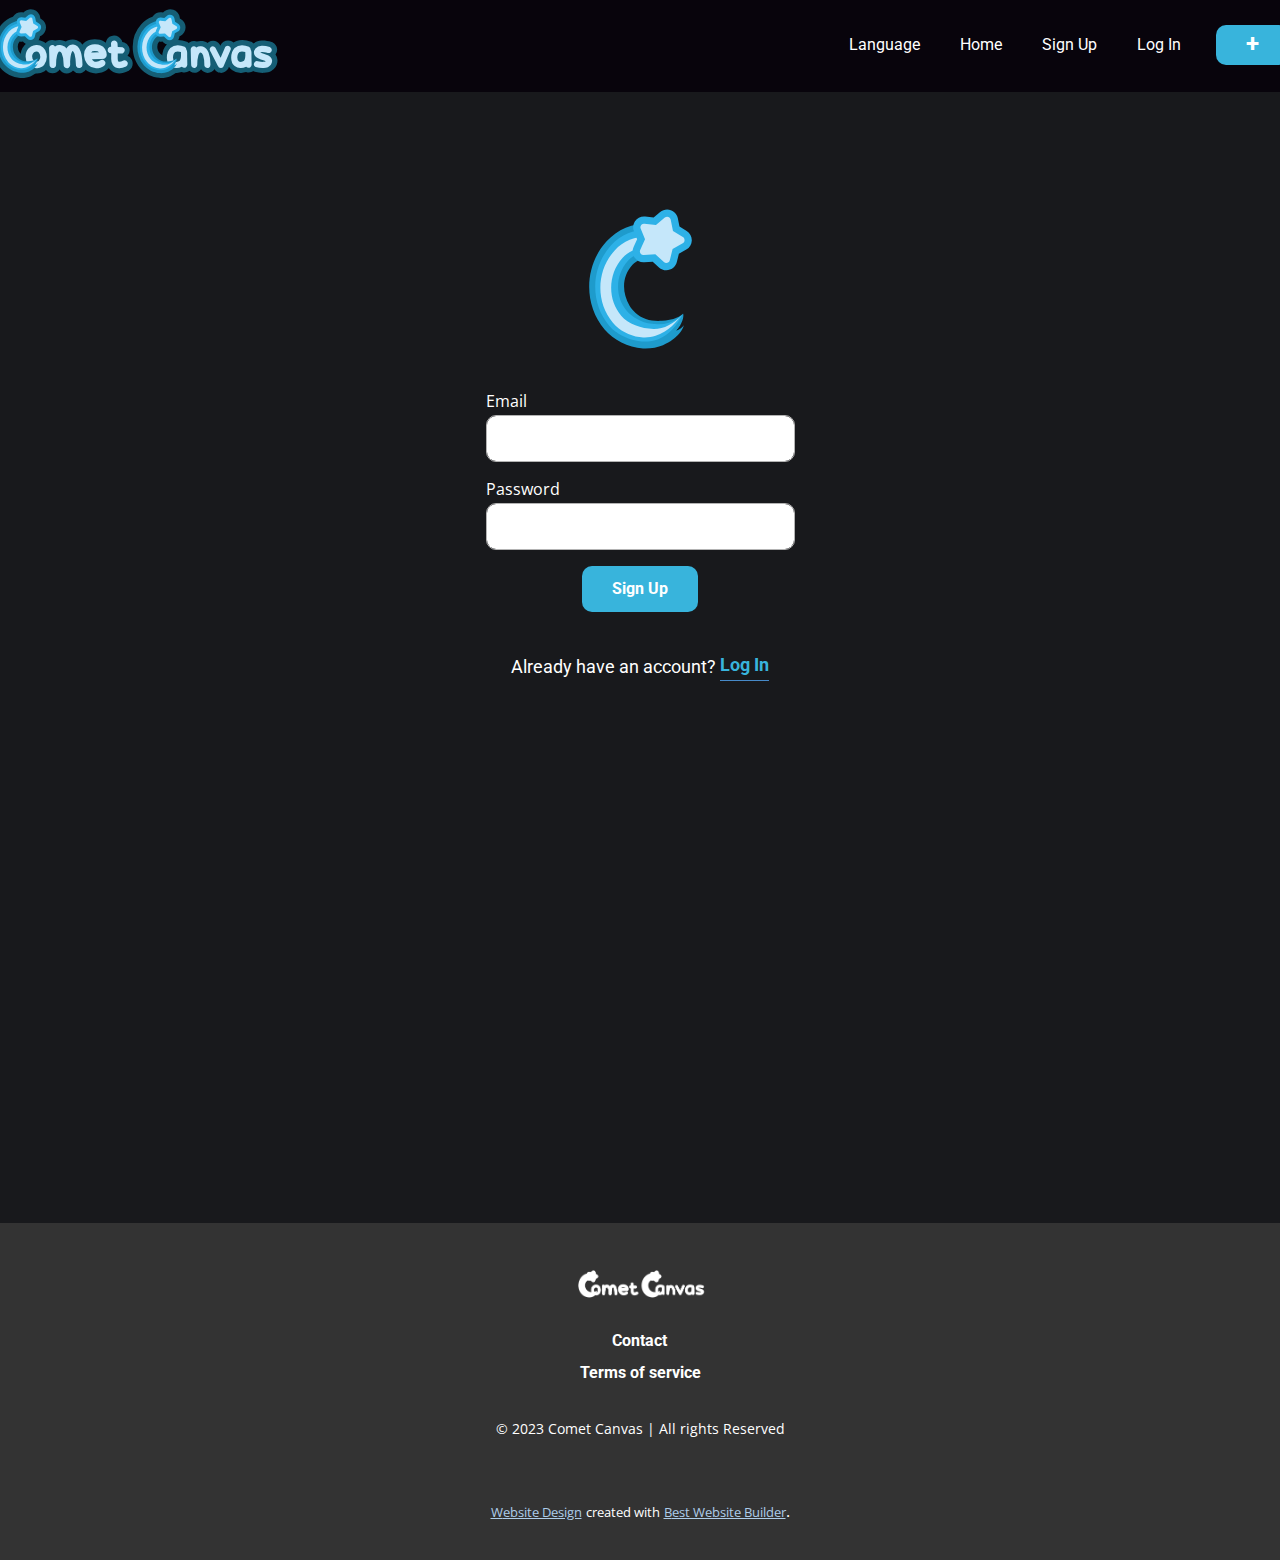
<file: CometCanvasfront/Sign-Up.html>
<!DOCTYPE html>
<html style="font-size: 16px;" lang="es"><head>
    <meta name="viewport" content="width=device-width, initial-scale=1.0">
    <meta charset="utf-8">
    <meta name="keywords" content="">
    <meta name="description" content="">
    <title>Sign Up</title>
    <link rel="stylesheet" href="nicepage.css" media="screen">
<link rel="stylesheet" href="Sign-Up.css" media="screen">
    <script class="u-script" type="text/javascript" src="jquery.js" defer=""></script>
    <script class="u-script" type="text/javascript" src="nicepage.js" defer=""></script>
    <meta name="generator" content="Nicepage 5.21.10, nicepage.com">
    <meta name="referrer" content="origin">
    <link id="u-theme-google-font" rel="stylesheet" href="https://fonts.googleapis.com/css?family=Roboto:100,100i,300,300i,400,400i,500,500i,700,700i,900,900i|Open+Sans:300,300i,400,400i,500,500i,600,600i,700,700i,800,800i">
    <link id="u-page-google-font" rel="stylesheet" href="https://fonts.googleapis.com/css?family=Roboto:100,100i,300,300i,400,400i,500,500i,700,700i,900,900i">
    
    
    
    <script type="application/ld+json">{
		"@context": "http://schema.org",
		"@type": "Organization",
		"name": ""
}</script>
    <meta name="theme-color" content="#478ac9">
    <meta property="og:title" content="Sign Up">
    <meta property="og:type" content="website">
  <meta data-intl-tel-input-cdn-path="intlTelInput/"></head>
  <body data-path-to-root="./" data-include-products="true" class="u-body u-xl-mode" data-lang="es"><header class="u-clearfix u-custom-color-2 u-header u-header" id="sec-4f15"><div class="u-clearfix u-sheet u-valign-middle u-sheet-1">
        <img class="custom-expanded u-image u-image-default u-image-1" src="images/comet_canvas_positivo_y_negativo-05.svg" alt="" data-image-width="300" data-image-height="101">
        <div class="u-clearfix u-group-elements u-group-elements-1">
          <nav class="u-dropdown-icon u-menu u-menu-one-level u-offcanvas u-menu-1" data-position="Language">
            <div class="menu-collapse u-custom-font u-font-roboto" style="font-size: 1rem; letter-spacing: 0px; font-weight: 700;">
              <a class="u-button-style u-custom-left-right-menu-spacing u-custom-padding-bottom u-custom-text-active-color u-custom-text-hover-color u-custom-top-bottom-menu-spacing u-nav-link u-text-active-palette-1-base u-text-hover-palette-2-base" href="#">
                <svg class="u-svg-link" viewBox="0 0 24 24"><use xmlns:xlink="http://www.w3.org/1999/xlink" xlink:href="#svg-ff8b"></use></svg>
                <svg class="u-svg-content" version="1.1" id="svg-ff8b" viewBox="0 0 16 16" x="0px" y="0px" xmlns:xlink="http://www.w3.org/1999/xlink" xmlns="http://www.w3.org/2000/svg"><g><rect y="1" width="16" height="2"></rect><rect y="7" width="16" height="2"></rect><rect y="13" width="16" height="2"></rect>
</g></svg>
              </a>
            </div>
            <div class="u-custom-menu u-nav-container">
              <ul class="u-custom-font u-font-roboto u-nav u-unstyled u-nav-1"><li class="u-nav-item"><a class="u-button-style u-nav-link u-text-active-custom-color-1 u-text-hover-custom-color-1" href="#" style="padding: 10px 20px;">Language</a>
</li><li class="u-nav-item"><a class="u-button-style u-nav-link u-text-active-custom-color-1 u-text-hover-custom-color-1" href="Home.html" style="padding: 10px 20px;">Home</a>
</li><li class="u-nav-item"><a class="u-button-style u-nav-link u-text-active-custom-color-1 u-text-hover-custom-color-1" href="Sign-Up.html" style="padding: 10px 20px;">Sign Up</a>
</li><li class="u-nav-item"><a class="u-button-style u-nav-link u-text-active-custom-color-1 u-text-hover-custom-color-1" href="Log-In.html" style="padding: 10px 20px;">Log In</a>
</li></ul>
            </div>
            <div class="u-custom-menu u-nav-container-collapse">
              <div class="u-black u-container-style u-expanded-width u-inner-container-layout u-opacity u-opacity-95 u-sidenav">
                <div class="u-inner-container-layout u-sidenav-overflow">
                  <div class="u-expanded u-menu-close"></div>
                  <ul class="u-align-center u-nav u-popupmenu-items u-unstyled u-nav-2"><li class="u-nav-item"><a class="u-button-style u-nav-link" href="#">Language</a>
</li><li class="u-nav-item"><a class="u-button-style u-nav-link" href="Home.html">Home</a>
</li><li class="u-nav-item"><a class="u-button-style u-nav-link" href="Sign-Up.html">Sign Up</a>
</li><li class="u-nav-item"><a class="u-button-style u-nav-link" href="Log-In.html">Log In</a>
</li></ul>
                </div>
              </div>
              <div class="u-black u-menu-overlay u-opacity u-opacity-70"></div>
            </div>
          </nav>
          <a href="Upload.html" class="u-border-none u-btn u-btn-round u-button-style u-custom-color-1 u-custom-font u-font-roboto u-radius-10 u-btn-1"><span class="u-icon"></span>+
          </a>
        </div>
      </div></header>
    <section class="u-clearfix u-custom-color-4 u-section-1" id="sec-f32a">
      <div class="u-clearfix u-sheet u-sheet-1">
        <img class="u-image u-image-default u-preserve-proportions u-image-1" src="images/ccicon.svg" alt="" data-image-width="159" data-image-height="150">
        <div class="u-form u-form-1">
          <form action="https://forms.nicepagesrv.com/v2/form/process" class="u-clearfix u-form-spacing-15 u-form-vertical u-inner-form" style="padding: 15px;" source="email" name="form">
            <div class="u-form-email u-form-group u-label-top">
              <label for="name-6797" class="u-label">Email</label>
              <input type="email" id="name-6797" name="name" class="u-input u-input-rectangle u-radius-10" required="required">
            </div>
            <div class="u-form-group u-label-top">
              <label for="email-6797" class="u-label">Password</label>
              <input type="text" id="email-6797" name="email" class="u-input u-input-rectangle u-radius-10" required="required">
            </div>
            <div class="u-align-center u-form-group u-form-submit u-label-top">
              <a href="#" class="u-border-none u-btn u-btn-round u-btn-submit u-button-style u-custom-color-1 u-custom-font u-font-roboto u-radius-10 u-btn-1">Sign Up</a>
              <input type="submit" value="submit" class="u-form-control-hidden">
            </div>
            <div class="u-form-send-message u-form-send-success">Thank you! Your message has been sent.</div>
            <div class="u-form-send-error u-form-send-message">Unable to send your message. Please fix errors then try again.</div>
            <input type="hidden" value="" name="recaptchaResponse">
            <input type="hidden" name="formServices" value="04726373-e1a0-86e9-8dc5-f2385385feef">
          </form>
        </div>
        <div class="u-clearfix u-group-elements u-group-elements-1">
          <a href="#" class="u-active-none u-border-1 u-border-no-left u-border-no-right u-border-no-top u-border-palette-1-base u-bottom-left-radius-0 u-bottom-right-radius-0 u-btn u-btn-rectangle u-button-style u-custom-font u-font-roboto u-hover-none u-none u-radius-0 u-text-custom-color-1 u-top-left-radius-0 u-top-right-radius-0 u-btn-2">Log In</a>
          <h6 class="u-text u-text-default u-text-1">Already have an account?</h6>
        </div>
      </div>
    </section>
    
    
    
    <footer class="u-align-center u-clearfix u-footer u-grey-80 u-footer" id="sec-7522"><div class="u-clearfix u-sheet u-sheet-1">
        <div class="u-align-center u-clearfix u-group-elements u-group-elements-1" data-href="Contact.html">
          <img class="u-expanded-width u-image u-image-contain u-image-default u-image-1" src="images/whitelogo.png" alt="" data-image-width="4993" data-image-height="1568">
          <a href="Contact.html" class="u-border-1 u-border-active-custom-color-5 u-border-no-left u-border-no-right u-border-no-top u-btn u-button-style u-custom-font u-font-roboto u-none u-text-white u-btn-1">Contact</a>
          <a href="TOS.html" class="u-border-1 u-border-active-custom-color-5 u-border-no-left u-border-no-right u-border-no-top u-btn u-button-style u-custom-font u-font-roboto u-none u-text-white u-btn-2">Terms of service</a>
        </div>
        <p class="u-small-text u-text u-text-variant u-text-1">©  2023 Comet Canvas&nbsp;|&nbsp;All rights Reserved</p>
      </div></footer>
    <section class="u-backlink u-clearfix u-grey-80">
      <a class="u-link" href="https://nicepage.com/website-design" target="_blank">
        <span>Website Design</span>
      </a>
      <p class="u-text">
        <span>created with</span>
      </p>
      <a class="u-link" href="https://nicepage.me" target="_blank">
        <span>Best Website Builder</span>
      </a>. 
    </section>
  
</body></html>
</file>
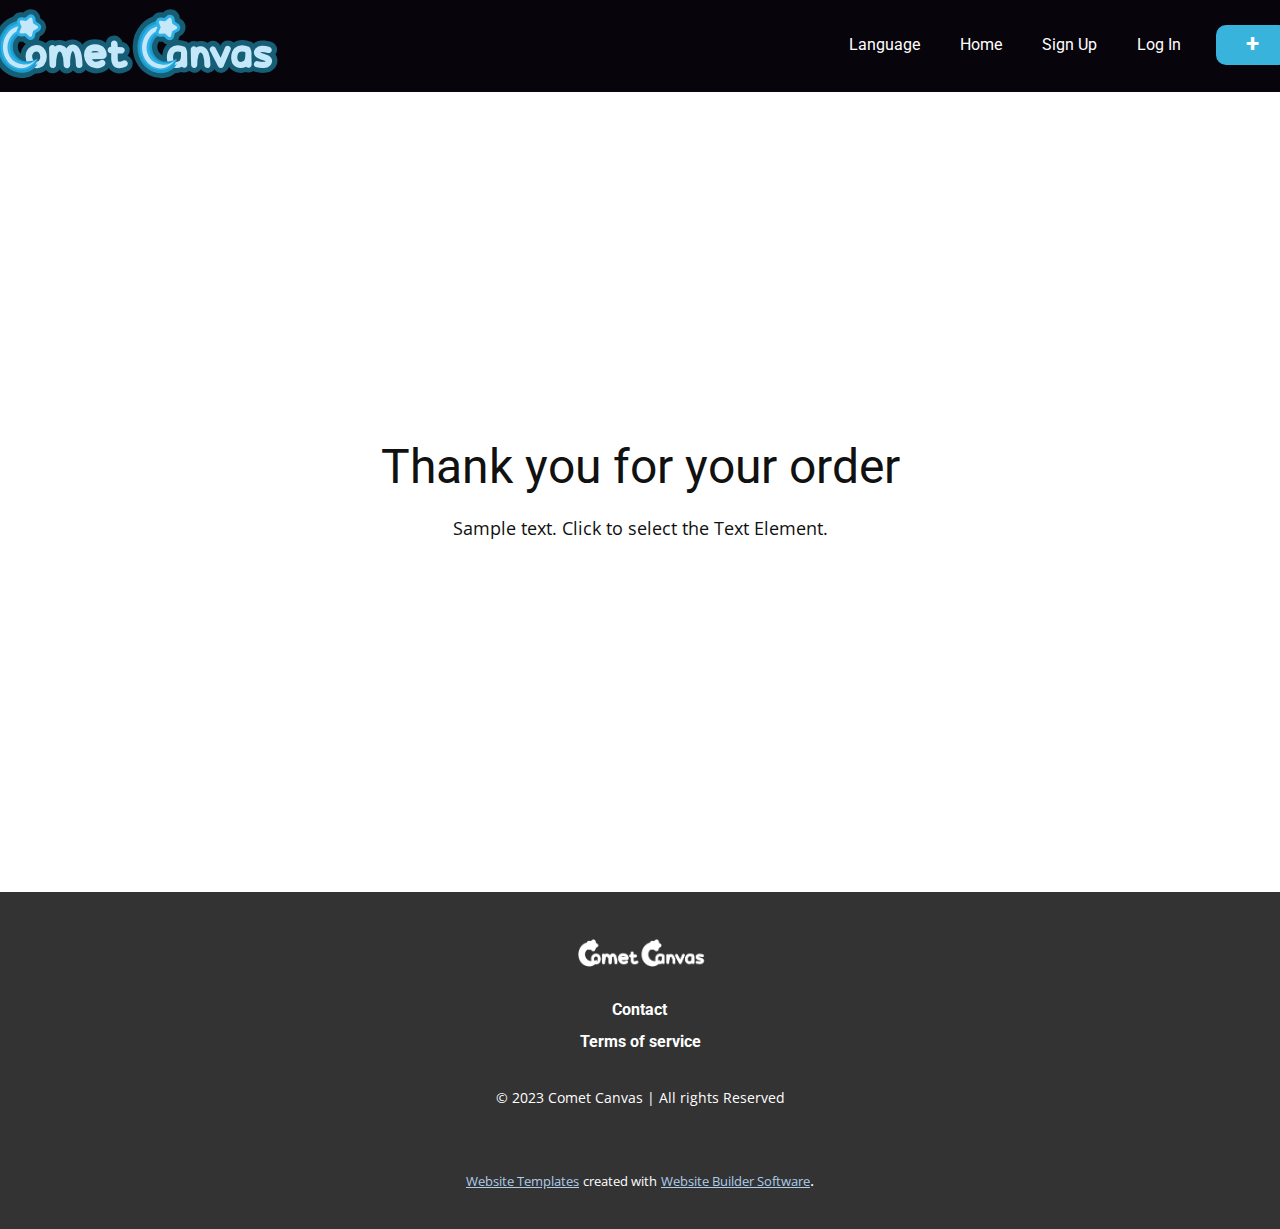
<file: CometCanvasfront/thank-you-page.html>
<!DOCTYPE html>
<html style="font-size: 16px;" lang="es"><head>
    <meta name="viewport" content="width=device-width, initial-scale=1.0">
    <meta charset="utf-8">
    <meta name="keywords" content="Thank you for your order">
    <meta name="description" content="">
    <title>Thank You Page Template</title>
    <link rel="stylesheet" href="nicepage.css" media="screen">
<link rel="stylesheet" href="Thank-You-Page-Template.css" media="screen">
    <script class="u-script" type="text/javascript" src="jquery.js" defer=""></script>
    <script class="u-script" type="text/javascript" src="nicepage.js" defer=""></script>
    <meta name="generator" content="Nicepage 5.21.10, nicepage.com">
    <link id="u-theme-google-font" rel="stylesheet" href="https://fonts.googleapis.com/css?family=Roboto:100,100i,300,300i,400,400i,500,500i,700,700i,900,900i|Open+Sans:300,300i,400,400i,500,500i,600,600i,700,700i,800,800i">
    <link id="u-page-google-font" rel="stylesheet" href="https://fonts.googleapis.com/css?family=Roboto:100,100i,300,300i,400,400i,500,500i,700,700i,900,900i">
    
    
    
    <script type="application/ld+json">{
		"@context": "http://schema.org",
		"@type": "Organization",
		"name": ""
}</script>
    <meta name="theme-color" content="#478ac9">
    <meta property="og:title" content="Thank You Page Template">
    <meta property="og:type" content="website">
  <meta data-intl-tel-input-cdn-path="intlTelInput/"></head>
  <body data-path-to-root="./" data-include-products="true" class="u-body u-xl-mode" data-lang="es"><header class="u-clearfix u-custom-color-2 u-header u-header" id="sec-4f15"><div class="u-clearfix u-sheet u-valign-middle u-sheet-1">
        <img class="custom-expanded u-image u-image-default u-image-1" src="images/comet_canvas_positivo_y_negativo-05.svg" alt="" data-image-width="300" data-image-height="101">
        <div class="u-clearfix u-group-elements u-group-elements-1">
          <nav class="u-dropdown-icon u-menu u-menu-one-level u-offcanvas u-menu-1" data-position="Language">
            <div class="menu-collapse u-custom-font u-font-roboto" style="font-size: 1rem; letter-spacing: 0px; font-weight: 700;">
              <a class="u-button-style u-custom-left-right-menu-spacing u-custom-padding-bottom u-custom-text-active-color u-custom-text-hover-color u-custom-top-bottom-menu-spacing u-nav-link u-text-active-palette-1-base u-text-hover-palette-2-base" href="#">
                <svg class="u-svg-link" viewBox="0 0 24 24"><use xmlns:xlink="http://www.w3.org/1999/xlink" xlink:href="#svg-ff8b"></use></svg>
                <svg class="u-svg-content" version="1.1" id="svg-ff8b" viewBox="0 0 16 16" x="0px" y="0px" xmlns:xlink="http://www.w3.org/1999/xlink" xmlns="http://www.w3.org/2000/svg"><g><rect y="1" width="16" height="2"></rect><rect y="7" width="16" height="2"></rect><rect y="13" width="16" height="2"></rect>
</g></svg>
              </a>
            </div>
            <div class="u-custom-menu u-nav-container">
              <ul class="u-custom-font u-font-roboto u-nav u-unstyled u-nav-1"><li class="u-nav-item"><a class="u-button-style u-nav-link u-text-active-custom-color-1 u-text-hover-custom-color-1" href="#" style="padding: 10px 20px;">Language</a>
</li><li class="u-nav-item"><a class="u-button-style u-nav-link u-text-active-custom-color-1 u-text-hover-custom-color-1" href="Home.html" style="padding: 10px 20px;">Home</a>
</li><li class="u-nav-item"><a class="u-button-style u-nav-link u-text-active-custom-color-1 u-text-hover-custom-color-1" href="Sign-Up.html" style="padding: 10px 20px;">Sign Up</a>
</li><li class="u-nav-item"><a class="u-button-style u-nav-link u-text-active-custom-color-1 u-text-hover-custom-color-1" href="Log-In.html" style="padding: 10px 20px;">Log In</a>
</li></ul>
            </div>
            <div class="u-custom-menu u-nav-container-collapse">
              <div class="u-black u-container-style u-expanded-width u-inner-container-layout u-opacity u-opacity-95 u-sidenav">
                <div class="u-inner-container-layout u-sidenav-overflow">
                  <div class="u-expanded u-menu-close"></div>
                  <ul class="u-align-center u-nav u-popupmenu-items u-unstyled u-nav-2"><li class="u-nav-item"><a class="u-button-style u-nav-link" href="#">Language</a>
</li><li class="u-nav-item"><a class="u-button-style u-nav-link" href="Home.html">Home</a>
</li><li class="u-nav-item"><a class="u-button-style u-nav-link" href="Sign-Up.html">Sign Up</a>
</li><li class="u-nav-item"><a class="u-button-style u-nav-link" href="Log-In.html">Log In</a>
</li></ul>
                </div>
              </div>
              <div class="u-black u-menu-overlay u-opacity u-opacity-70"></div>
            </div>
          </nav>
          <a href="Upload.html" class="u-border-none u-btn u-btn-round u-button-style u-custom-color-1 u-custom-font u-font-roboto u-radius-10 u-btn-1"><span class="u-icon"></span>+
          </a>
        </div>
      </div></header>
    <section class="u-align-center u-clearfix u-container-align-center u-section-1" id="sec-fae0">
      <div class="u-clearfix u-sheet u-valign-middle u-sheet-1">
        <h2 class="u-align-center u-text u-text-default u-text-1"> Thank you for your order</h2>
        <p class="u-align-center u-text u-text-default u-text-2">Sample text. Click to select the Text Element.</p>
      </div>
    </section>
    
    
    
    <footer class="u-align-center u-clearfix u-footer u-grey-80 u-footer" id="sec-7522"><div class="u-clearfix u-sheet u-sheet-1">
        <div class="u-align-center u-clearfix u-group-elements u-group-elements-1" data-href="Contact.html">
          <img class="u-expanded-width u-image u-image-contain u-image-default u-image-1" src="images/whitelogo.png" alt="" data-image-width="4993" data-image-height="1568">
          <a href="Contact.html" class="u-border-1 u-border-active-custom-color-5 u-border-no-left u-border-no-right u-border-no-top u-btn u-button-style u-custom-font u-font-roboto u-none u-text-white u-btn-1">Contact</a>
          <a href="TOS.html" class="u-border-1 u-border-active-custom-color-5 u-border-no-left u-border-no-right u-border-no-top u-btn u-button-style u-custom-font u-font-roboto u-none u-text-white u-btn-2">Terms of service</a>
        </div>
        <p class="u-small-text u-text u-text-variant u-text-1">©  2023 Comet Canvas&nbsp;|&nbsp;All rights Reserved</p>
      </div></footer>
    <section class="u-backlink u-clearfix u-grey-80">
      <a class="u-link" href="https://nicepage.com/website-templates" target="_blank">
        <span>Website Templates</span>
      </a>
      <p class="u-text">
        <span>created with</span>
      </p>
      <a class="u-link" href="" target="_blank">
        <span>Website Builder Software</span>
      </a>. 
    </section>
  
</body></html>
</file>
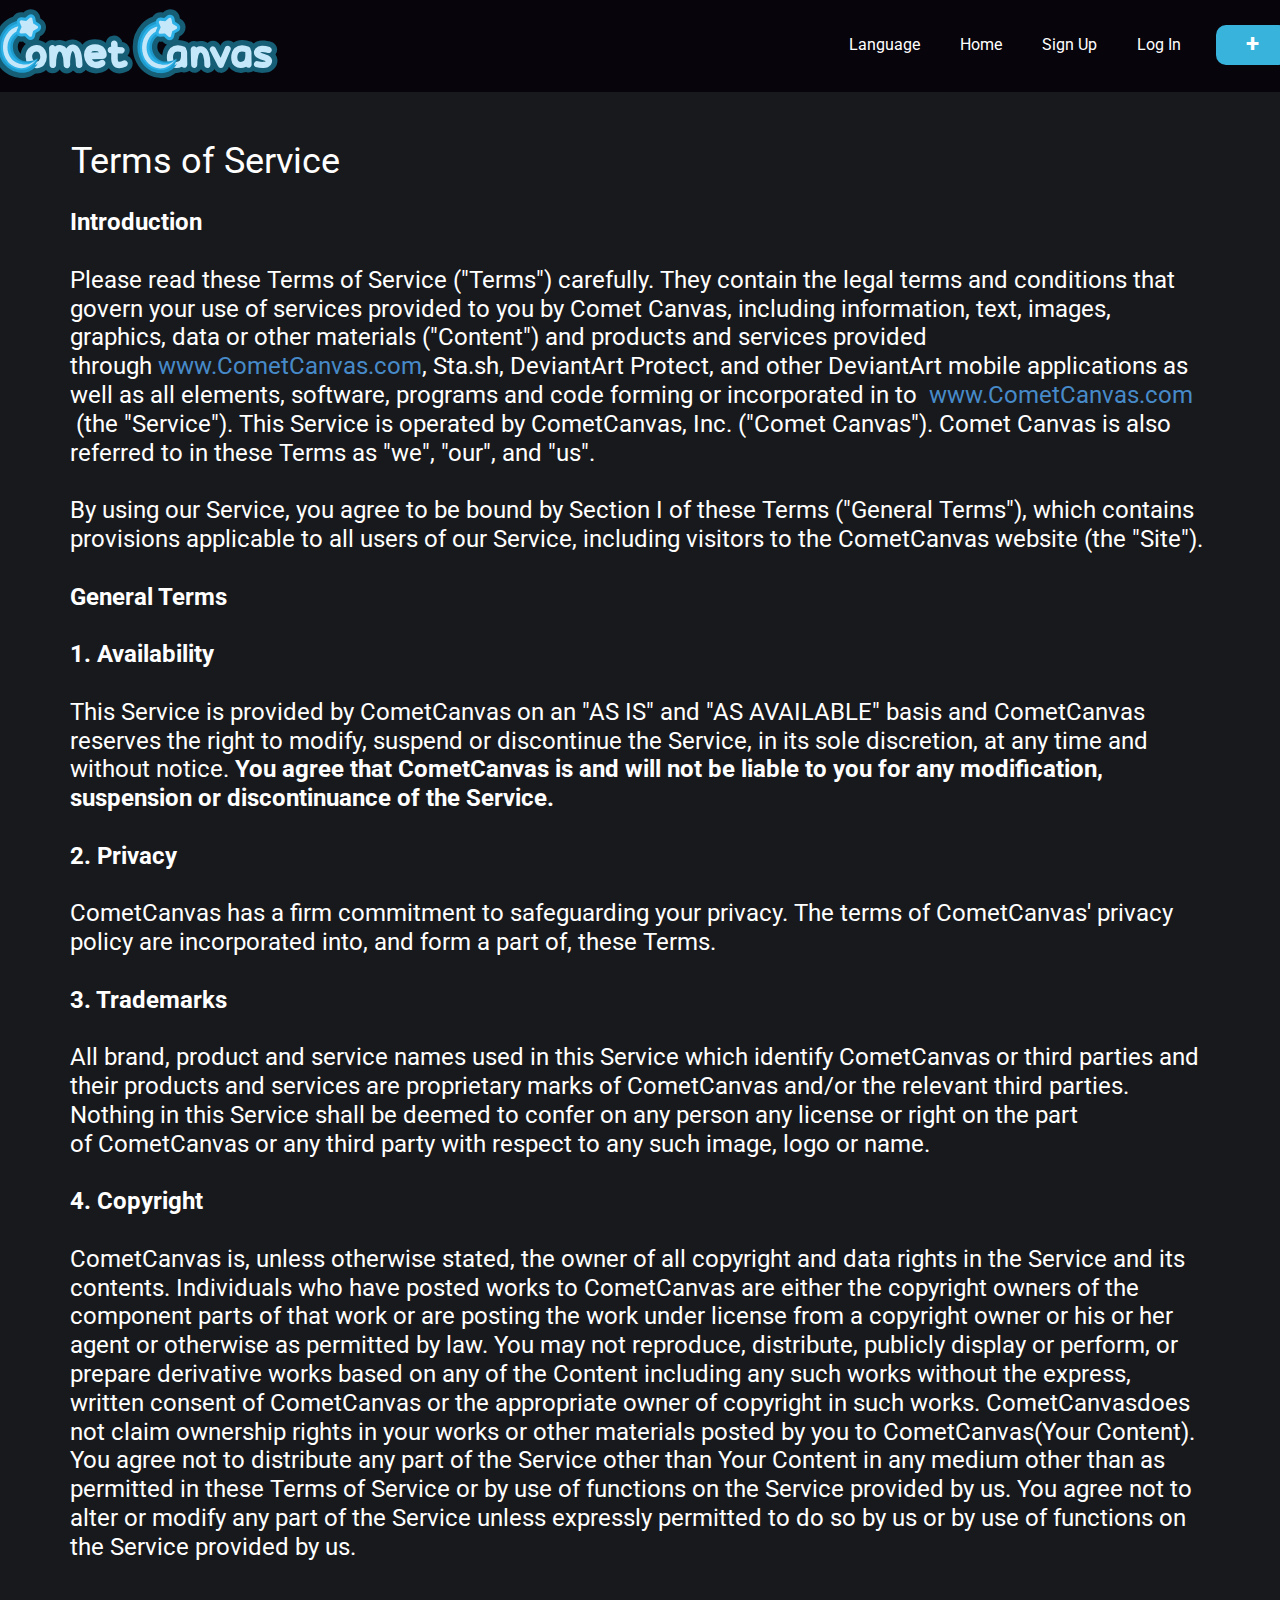
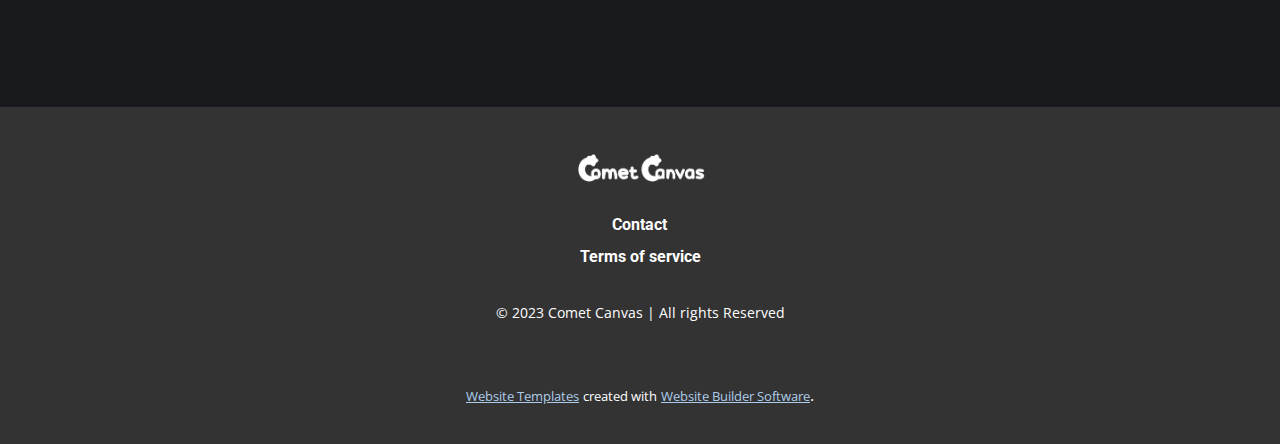
<file: CometCanvasfront/TOS.html>
<!DOCTYPE html>
<html style="font-size: 16px;" lang="es"><head>
    <meta name="viewport" content="width=device-width, initial-scale=1.0">
    <meta charset="utf-8">
    <meta name="keywords" content="">
    <meta name="description" content="">
    <title>TOS</title>
    <link rel="stylesheet" href="nicepage.css" media="screen">
<link rel="stylesheet" href="TOS.css" media="screen">
    <script class="u-script" type="text/javascript" src="jquery.js" defer=""></script>
    <script class="u-script" type="text/javascript" src="nicepage.js" defer=""></script>
    <meta name="generator" content="Nicepage 5.21.10, nicepage.com">
    <link id="u-theme-google-font" rel="stylesheet" href="https://fonts.googleapis.com/css?family=Roboto:100,100i,300,300i,400,400i,500,500i,700,700i,900,900i|Open+Sans:300,300i,400,400i,500,500i,600,600i,700,700i,800,800i">
    <link id="u-page-google-font" rel="stylesheet" href="https://fonts.googleapis.com/css?family=Roboto:100,100i,300,300i,400,400i,500,500i,700,700i,900,900i">
    
    
    
    <script type="application/ld+json">{
		"@context": "http://schema.org",
		"@type": "Organization",
		"name": ""
}</script>
    <meta name="theme-color" content="#478ac9">
    <meta property="og:title" content="TOS">
    <meta property="og:type" content="website">
  <meta data-intl-tel-input-cdn-path="intlTelInput/"></head>
  <body data-path-to-root="./" data-include-products="true" class="u-body u-xl-mode" data-lang="es"><header class="u-clearfix u-custom-color-2 u-header u-header" id="sec-4f15"><div class="u-clearfix u-sheet u-valign-middle u-sheet-1">
        <img class="custom-expanded u-image u-image-default u-image-1" src="images/comet_canvas_positivo_y_negativo-05.svg" alt="" data-image-width="300" data-image-height="101">
        <div class="u-clearfix u-group-elements u-group-elements-1">
          <nav class="u-dropdown-icon u-menu u-menu-one-level u-offcanvas u-menu-1" data-position="Language">
            <div class="menu-collapse u-custom-font u-font-roboto" style="font-size: 1rem; letter-spacing: 0px; font-weight: 700;">
              <a class="u-button-style u-custom-left-right-menu-spacing u-custom-padding-bottom u-custom-text-active-color u-custom-text-hover-color u-custom-top-bottom-menu-spacing u-nav-link u-text-active-palette-1-base u-text-hover-palette-2-base" href="#">
                <svg class="u-svg-link" viewBox="0 0 24 24"><use xmlns:xlink="http://www.w3.org/1999/xlink" xlink:href="#svg-ff8b"></use></svg>
                <svg class="u-svg-content" version="1.1" id="svg-ff8b" viewBox="0 0 16 16" x="0px" y="0px" xmlns:xlink="http://www.w3.org/1999/xlink" xmlns="http://www.w3.org/2000/svg"><g><rect y="1" width="16" height="2"></rect><rect y="7" width="16" height="2"></rect><rect y="13" width="16" height="2"></rect>
</g></svg>
              </a>
            </div>
            <div class="u-custom-menu u-nav-container">
              <ul class="u-custom-font u-font-roboto u-nav u-unstyled u-nav-1"><li class="u-nav-item"><a class="u-button-style u-nav-link u-text-active-custom-color-1 u-text-hover-custom-color-1" href="#" style="padding: 10px 20px;">Language</a>
</li><li class="u-nav-item"><a class="u-button-style u-nav-link u-text-active-custom-color-1 u-text-hover-custom-color-1" href="Home.html" style="padding: 10px 20px;">Home</a>
</li><li class="u-nav-item"><a class="u-button-style u-nav-link u-text-active-custom-color-1 u-text-hover-custom-color-1" href="Sign-Up.html" style="padding: 10px 20px;">Sign Up</a>
</li><li class="u-nav-item"><a class="u-button-style u-nav-link u-text-active-custom-color-1 u-text-hover-custom-color-1" href="Log-In.html" style="padding: 10px 20px;">Log In</a>
</li></ul>
            </div>
            <div class="u-custom-menu u-nav-container-collapse">
              <div class="u-black u-container-style u-expanded-width u-inner-container-layout u-opacity u-opacity-95 u-sidenav">
                <div class="u-inner-container-layout u-sidenav-overflow">
                  <div class="u-expanded u-menu-close"></div>
                  <ul class="u-align-center u-nav u-popupmenu-items u-unstyled u-nav-2"><li class="u-nav-item"><a class="u-button-style u-nav-link" href="#">Language</a>
</li><li class="u-nav-item"><a class="u-button-style u-nav-link" href="Home.html">Home</a>
</li><li class="u-nav-item"><a class="u-button-style u-nav-link" href="Sign-Up.html">Sign Up</a>
</li><li class="u-nav-item"><a class="u-button-style u-nav-link" href="Log-In.html">Log In</a>
</li></ul>
                </div>
              </div>
              <div class="u-black u-menu-overlay u-opacity u-opacity-70"></div>
            </div>
          </nav>
          <a href="Upload.html" class="u-border-none u-btn u-btn-round u-button-style u-custom-color-1 u-custom-font u-font-roboto u-radius-10 u-btn-1"><span class="u-icon"></span>+
          </a>
        </div>
      </div></header>
    <section class="u-clearfix u-custom-color-4 u-section-1" id="sec-b13d">
      <div class="u-clearfix u-sheet u-sheet-1">
        <h3 class="u-text u-text-default u-text-1">Terms of Service</h3>
        <h4 class="u-text u-text-default u-text-2"><b>Introduction</b>
          <br>
          <br>Please read these Terms of Service ("Terms") carefully. They contain the legal terms and conditions that govern your use of services provided to you by Comet Canvas, including information, text, images, graphics, data or other materials ("Content") and products and services provided through&nbsp;<a href="Landing-Page.html" class="u-active-none u-border-none u-btn u-button-link u-button-style u-hover-none u-none u-text-palette-1-base u-btn-1">www.CometCanvas.com</a>, Sta.sh, DeviantArt Protect, and other DeviantArt mobile applications as well as all elements, software, programs and code forming or incorporated in to&nbsp;<font color="rgba(0, 0, 0, 0)">
            <a href="Landing-Page.html" class="u-active-none u-border-none u-btn u-button-link u-button-style u-hover-none u-none u-text-palette-1-base u-btn-2">www.CometCanvas.com</a>
          </font>&nbsp;(the "Service"). This Service is operated by CometCanvas, Inc. ("Comet Canvas"). Comet Canvas is also referred to in these Terms as "we", "our", and "us".<br>
          <br>By using our Service, you agree to be bound by Section I of these Terms ("General Terms"), which contains provisions applicable to all users of our Service, including visitors to the CometCanvas website (the "Site").<br>
          <br><b>General Terms</b>
          <br>
          <br><b>1. Availability</b>
          <br>
          <br>This Service is provided by CometCanvas on an "AS IS" and "AS AVAILABLE" basis and&nbsp;CometCanvas reserves the right to modify, suspend or discontinue the Service, in its sole discretion, at any time and without notice.&nbsp;<b>You agree that CometCanvas is and will not be liable to you for any modification, suspension or discontinuance of the Service.</b>
          <br>
          <br><b>2. Privacy</b>
          <br>
          <br>CometCanvas&nbsp;has a firm commitment to safeguarding your privacy. The terms of&nbsp;CometCanvas' privacy policy are incorporated into, and form a part of, these Terms.<br>
          <br><b>3. Trademarks</b>
          <br>
          <br>All brand, product and service names used in this Service which identify&nbsp;CometCanvas or third parties and their products and services are proprietary marks of&nbsp;CometCanvas and/or the relevant third parties. Nothing in this Service shall be deemed to confer on any person any license or right on the part of&nbsp;CometCanvas or any third party with respect to any such image, logo or name.<b>
            <br>
            <br>4. Copyright</b>
          <br>
          <br>CometCanvas&nbsp;is, unless otherwise stated, the owner of all copyright and data rights in the Service and its contents. Individuals who have posted works to&nbsp;CometCanvas are either the copyright owners of the component parts of that work or are posting the work under license from a copyright owner or his or her agent or otherwise as permitted by law. You may not reproduce, distribute, publicly display or perform, or prepare derivative works based on any of the Content including any such works without the express, written consent of&nbsp;CometCanvas or the appropriate owner of copyright in such works. CometCanvasdoes not claim ownership rights in your works or other materials posted by you to CometCanvas(Your Content). You agree not to distribute any part of the Service other than Your Content in any medium other than as permitted in these Terms of Service or by use of functions on the Service provided by us. You agree not to alter or modify any part of the Service unless expressly permitted to do so by us or by use of functions on the Service provided by us.
        </h4>
      </div>
    </section>
    
    
    
    <footer class="u-align-center u-clearfix u-footer u-grey-80 u-footer" id="sec-7522"><div class="u-clearfix u-sheet u-sheet-1">
        <div class="u-align-center u-clearfix u-group-elements u-group-elements-1" data-href="Contact.html">
          <img class="u-expanded-width u-image u-image-contain u-image-default u-image-1" src="images/whitelogo.png" alt="" data-image-width="4993" data-image-height="1568">
          <a href="Contact.html" class="u-border-1 u-border-active-custom-color-5 u-border-no-left u-border-no-right u-border-no-top u-btn u-button-style u-custom-font u-font-roboto u-none u-text-white u-btn-1">Contact</a>
          <a href="TOS.html" class="u-border-1 u-border-active-custom-color-5 u-border-no-left u-border-no-right u-border-no-top u-btn u-button-style u-custom-font u-font-roboto u-none u-text-white u-btn-2">Terms of service</a>
        </div>
        <p class="u-small-text u-text u-text-variant u-text-1">©  2023 Comet Canvas&nbsp;|&nbsp;All rights Reserved</p>
      </div></footer>
    <section class="u-backlink u-clearfix u-grey-80">
      <a class="u-link" href="https://nicepage.com/website-templates" target="_blank">
        <span>Website Templates</span>
      </a>
      <p class="u-text">
        <span>created with</span>
      </p>
      <a class="u-link" href="" target="_blank">
        <span>Website Builder Software</span>
      </a>. 
    </section>
  
</body></html>
</file>
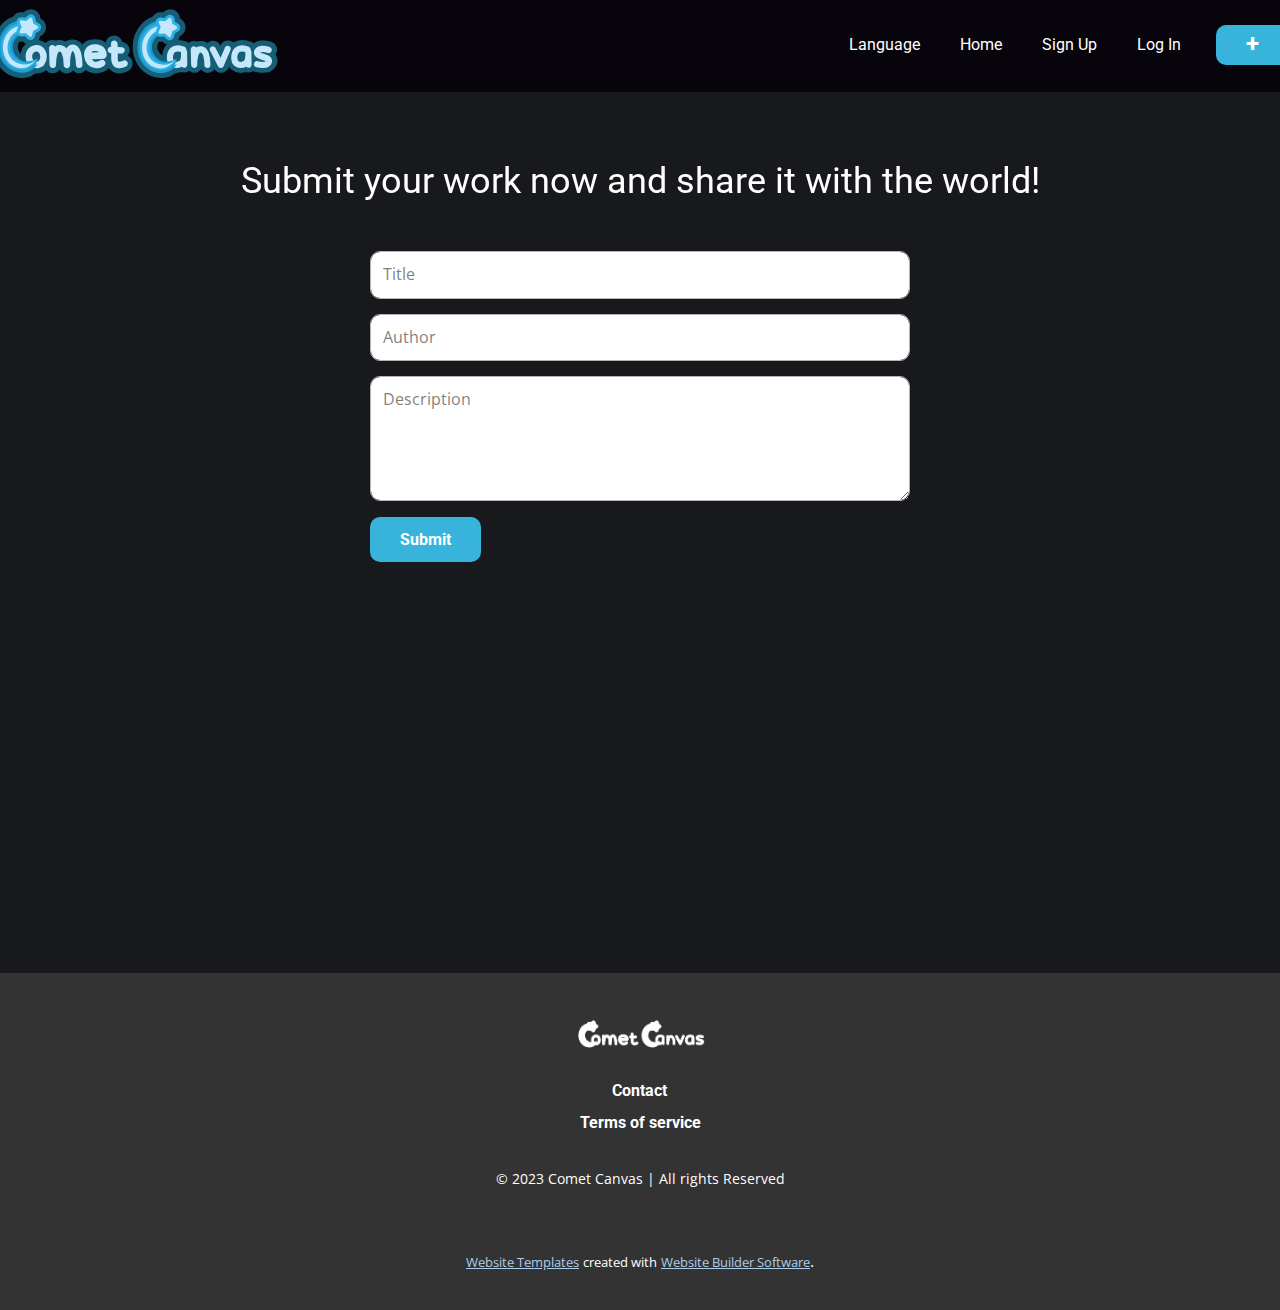
<file: CometCanvasfront/Upload.html>
<!DOCTYPE html>
<html style="font-size: 16px;" lang="es"><head>
    <meta name="viewport" content="width=device-width, initial-scale=1.0">
    <meta charset="utf-8">
    <meta name="keywords" content="">
    <meta name="description" content="">
    <title>Upload</title>
    <link rel="stylesheet" href="nicepage.css" media="screen">
<link rel="stylesheet" href="Upload.css" media="screen">
    <script class="u-script" type="text/javascript" src="jquery.js" defer=""></script>
    <script class="u-script" type="text/javascript" src="nicepage.js" defer=""></script>
    <meta name="generator" content="Nicepage 5.21.10, nicepage.com">
    <meta name="referrer" content="origin">
    <link id="u-theme-google-font" rel="stylesheet" href="https://fonts.googleapis.com/css?family=Roboto:100,100i,300,300i,400,400i,500,500i,700,700i,900,900i|Open+Sans:300,300i,400,400i,500,500i,600,600i,700,700i,800,800i">
    <link id="u-page-google-font" rel="stylesheet" href="https://fonts.googleapis.com/css?family=Roboto:100,100i,300,300i,400,400i,500,500i,700,700i,900,900i">
    
    
    
    <script type="application/ld+json">{
		"@context": "http://schema.org",
		"@type": "Organization",
		"name": ""
}</script>
    <meta name="theme-color" content="#478ac9">
    <meta property="og:title" content="Upload">
    <meta property="og:type" content="website">
  <meta data-intl-tel-input-cdn-path="intlTelInput/"></head>
  <body data-path-to-root="./" data-include-products="true" class="u-body u-xl-mode" data-lang="es"><header class="u-clearfix u-custom-color-2 u-header u-header" id="sec-4f15"><div class="u-clearfix u-sheet u-valign-middle u-sheet-1">
        <img class="custom-expanded u-image u-image-default u-image-1" src="images/comet_canvas_positivo_y_negativo-05.svg" alt="" data-image-width="300" data-image-height="101">
        <div class="u-clearfix u-group-elements u-group-elements-1">
          <nav class="u-dropdown-icon u-menu u-menu-one-level u-offcanvas u-menu-1" data-position="Language">
            <div class="menu-collapse u-custom-font u-font-roboto" style="font-size: 1rem; letter-spacing: 0px; font-weight: 700;">
              <a class="u-button-style u-custom-left-right-menu-spacing u-custom-padding-bottom u-custom-text-active-color u-custom-text-hover-color u-custom-top-bottom-menu-spacing u-nav-link u-text-active-palette-1-base u-text-hover-palette-2-base" href="#">
                <svg class="u-svg-link" viewBox="0 0 24 24"><use xmlns:xlink="http://www.w3.org/1999/xlink" xlink:href="#svg-ff8b"></use></svg>
                <svg class="u-svg-content" version="1.1" id="svg-ff8b" viewBox="0 0 16 16" x="0px" y="0px" xmlns:xlink="http://www.w3.org/1999/xlink" xmlns="http://www.w3.org/2000/svg"><g><rect y="1" width="16" height="2"></rect><rect y="7" width="16" height="2"></rect><rect y="13" width="16" height="2"></rect>
</g></svg>
              </a>
            </div>
            <div class="u-custom-menu u-nav-container">
              <ul class="u-custom-font u-font-roboto u-nav u-unstyled u-nav-1"><li class="u-nav-item"><a class="u-button-style u-nav-link u-text-active-custom-color-1 u-text-hover-custom-color-1" href="#" style="padding: 10px 20px;">Language</a>
</li><li class="u-nav-item"><a class="u-button-style u-nav-link u-text-active-custom-color-1 u-text-hover-custom-color-1" href="Home.html" style="padding: 10px 20px;">Home</a>
</li><li class="u-nav-item"><a class="u-button-style u-nav-link u-text-active-custom-color-1 u-text-hover-custom-color-1" href="Sign-Up.html" style="padding: 10px 20px;">Sign Up</a>
</li><li class="u-nav-item"><a class="u-button-style u-nav-link u-text-active-custom-color-1 u-text-hover-custom-color-1" href="Log-In.html" style="padding: 10px 20px;">Log In</a>
</li></ul>
            </div>
            <div class="u-custom-menu u-nav-container-collapse">
              <div class="u-black u-container-style u-expanded-width u-inner-container-layout u-opacity u-opacity-95 u-sidenav">
                <div class="u-inner-container-layout u-sidenav-overflow">
                  <div class="u-expanded u-menu-close"></div>
                  <ul class="u-align-center u-nav u-popupmenu-items u-unstyled u-nav-2"><li class="u-nav-item"><a class="u-button-style u-nav-link" href="#">Language</a>
</li><li class="u-nav-item"><a class="u-button-style u-nav-link" href="Home.html">Home</a>
</li><li class="u-nav-item"><a class="u-button-style u-nav-link" href="Sign-Up.html">Sign Up</a>
</li><li class="u-nav-item"><a class="u-button-style u-nav-link" href="Log-In.html">Log In</a>
</li></ul>
                </div>
              </div>
              <div class="u-black u-menu-overlay u-opacity u-opacity-70"></div>
            </div>
          </nav>
          <a href="Upload.html" class="u-border-none u-btn u-btn-round u-button-style u-custom-color-1 u-custom-font u-font-roboto u-radius-10 u-btn-1"><span class="u-icon"></span>+
          </a>
        </div>
      </div></header>
    <section class="u-clearfix u-custom-color-4 u-section-1" id="sec-f8d7">
      <div class="u-clearfix u-sheet u-sheet-1">
        <h3 class="u-text u-text-default u-text-1" data-animation-name="customAnimationIn" data-animation-duration="1000" data-animation-direction="">Submit your work now and share it with the world!</h3>
        <div class="u-form u-form-1">
          <form action="https://forms.nicepagesrv.com/v2/form/process" class="u-clearfix u-form-spacing-15 u-form-vertical u-inner-form" style="padding: 15px;" source="email" name="form">
            <div class="u-form-group u-form-name u-label-none">
              <label for="name-6797" class="u-label">Name</label>
              <input type="text" placeholder="Title" id="name-6797" name="name" class="u-input u-input-rectangle u-radius-10" required="">
            </div>
            <div class="u-form-group u-label-none">
              <label for="email-6797" class="u-label">Email</label>
              <input type="text" placeholder="Author" id="email-6797" name="email" class="u-input u-input-rectangle u-radius-10" required="required">
            </div>
            <div class="u-form-group u-form-message u-label-none">
              <label for="message-6797" class="u-label">Address</label>
              <textarea placeholder="Description" rows="4" cols="50" id="message-6797" name="message" class="u-input u-input-rectangle u-radius-10" required=""></textarea>
            </div>
            <div class="u-align-left u-form-group u-form-submit">
              <a href="#" class="u-border-none u-btn u-btn-round u-btn-submit u-button-style u-custom-color-1 u-custom-font u-font-roboto u-radius-10 u-btn-1">Submit</a>
              <input type="submit" value="submit" class="u-form-control-hidden">
            </div>
            <div class="u-form-send-message u-form-send-success">Thank you! Your message has been sent.</div>
            <div class="u-form-send-error u-form-send-message">Unable to send your message. Please fix errors then try again.</div>
            <input type="hidden" value="" name="recaptchaResponse">
            <input type="hidden" name="formServices" value="04726373-e1a0-86e9-8dc5-f2385385feef">
          </form>
        </div>
      </div>
    </section>
    
    
    
    <footer class="u-align-center u-clearfix u-footer u-grey-80 u-footer" id="sec-7522"><div class="u-clearfix u-sheet u-sheet-1">
        <div class="u-align-center u-clearfix u-group-elements u-group-elements-1" data-href="Contact.html">
          <img class="u-expanded-width u-image u-image-contain u-image-default u-image-1" src="images/whitelogo.png" alt="" data-image-width="4993" data-image-height="1568">
          <a href="Contact.html" class="u-border-1 u-border-active-custom-color-5 u-border-no-left u-border-no-right u-border-no-top u-btn u-button-style u-custom-font u-font-roboto u-none u-text-white u-btn-1">Contact</a>
          <a href="TOS.html" class="u-border-1 u-border-active-custom-color-5 u-border-no-left u-border-no-right u-border-no-top u-btn u-button-style u-custom-font u-font-roboto u-none u-text-white u-btn-2">Terms of service</a>
        </div>
        <p class="u-small-text u-text u-text-variant u-text-1">©  2023 Comet Canvas&nbsp;|&nbsp;All rights Reserved</p>
      </div></footer>
    <section class="u-backlink u-clearfix u-grey-80">
      <a class="u-link" href="https://nicepage.com/website-templates" target="_blank">
        <span>Website Templates</span>
      </a>
      <p class="u-text">
        <span>created with</span>
      </p>
      <a class="u-link" href="" target="_blank">
        <span>Website Builder Software</span>
      </a>. 
    </section>
  
</body></html>
</file>
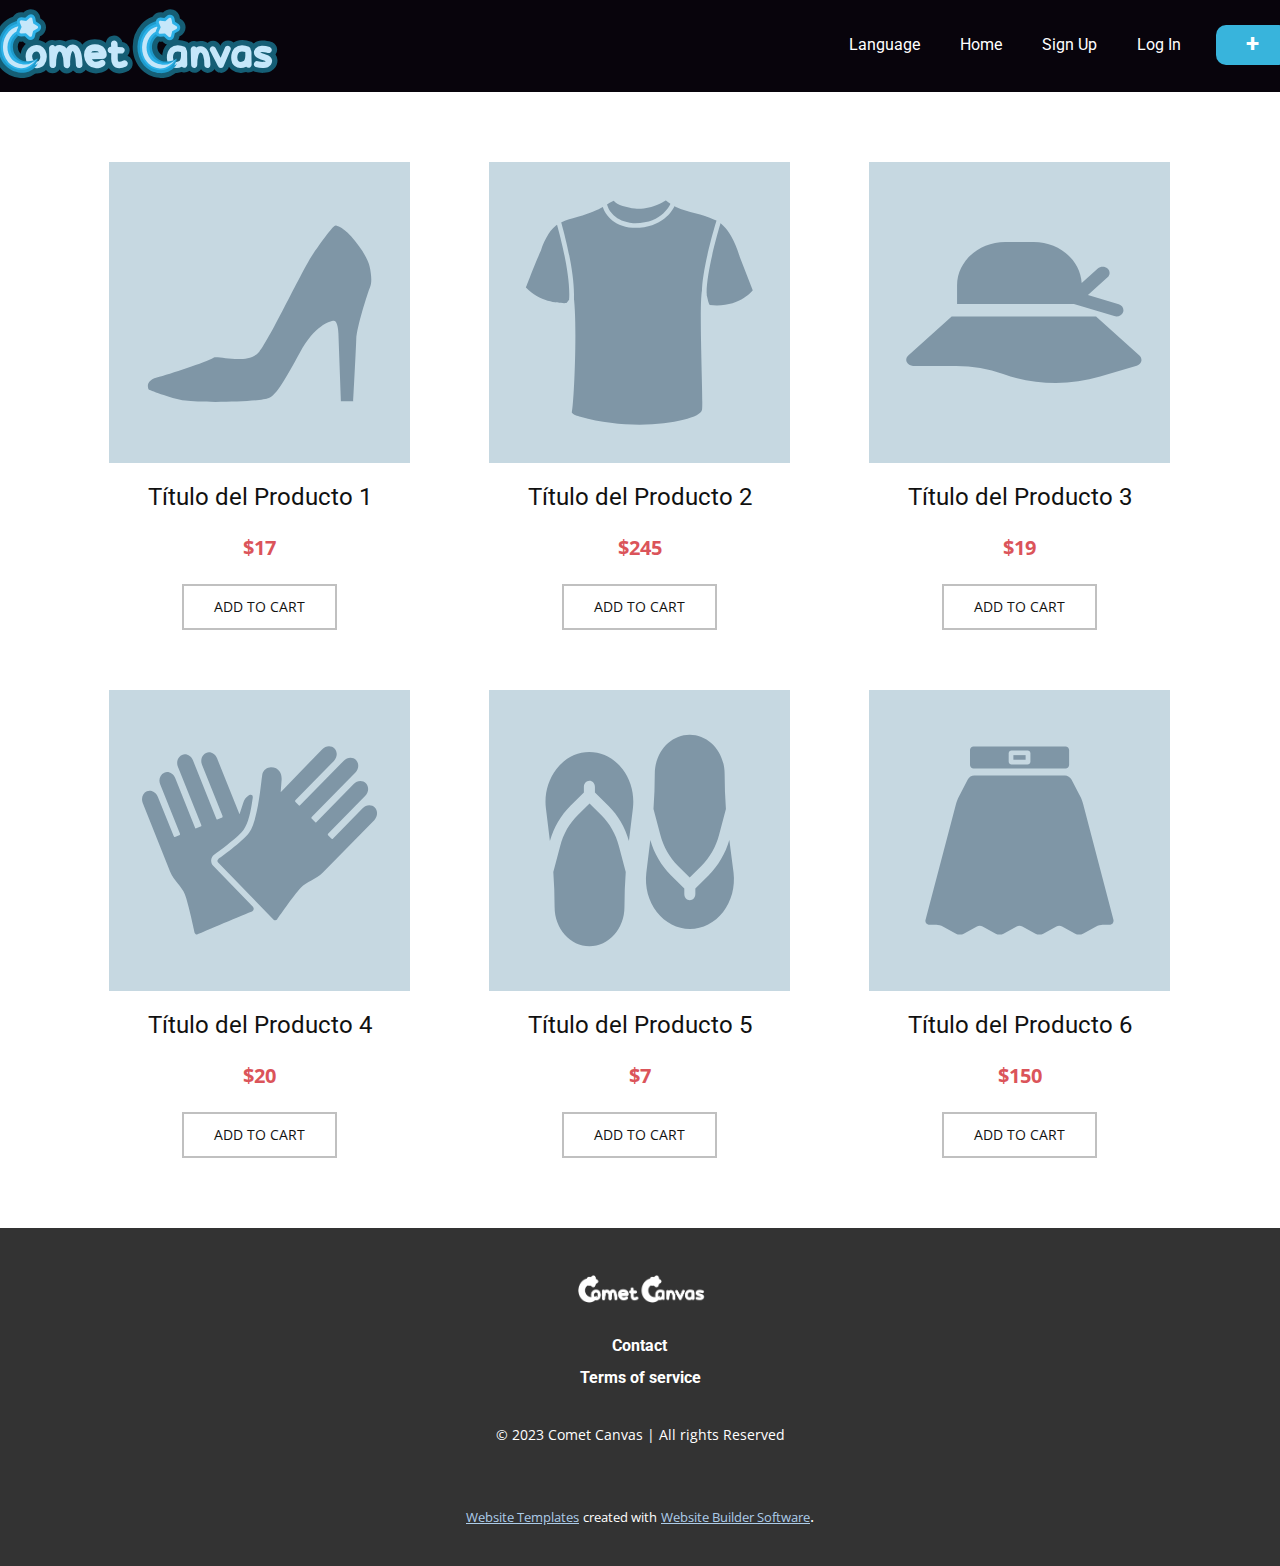
<file: CometCanvasfront/products/products.html>
<!DOCTYPE html>
<html style="font-size: 16px;" lang="es"><head>
    <meta name="viewport" content="width=device-width, initial-scale=1.0">
    <meta charset="utf-8">
    <meta name="keywords" content="">
    <meta name="description" content="">
    <title>Tienda</title>
    <link rel="stylesheet" href="../nicepage.css" media="screen">
<link rel="stylesheet" href="../Product-List-Template.css" media="screen">
    <script class="u-script" type="text/javascript" src="../jquery.js" defer=""></script>
    <script class="u-script" type="text/javascript" src="../nicepage.js" defer=""></script>
    <meta name="generator" content="Nicepage 5.21.10, nicepage.com">
    <link id="u-theme-google-font" rel="stylesheet" href="https://fonts.googleapis.com/css?family=Roboto:100,100i,300,300i,400,400i,500,500i,700,700i,900,900i|Open+Sans:300,300i,400,400i,500,500i,600,600i,700,700i,800,800i">
    <link id="u-page-google-font" rel="stylesheet" href="https://fonts.googleapis.com/css?family=Roboto:100,100i,300,300i,400,400i,500,500i,700,700i,900,900i">
    
    
    
    <script type="application/ld+json">{
		"@context": "http://schema.org",
		"@type": "Organization",
		"name": ""
}</script>
    <meta name="theme-color" content="#478ac9">
    <meta property="og:title" content="Product List Template">
    <meta property="og:type" content="website">
  <meta data-intl-tel-input-cdn-path="intlTelInput/"></head>
  <body data-path-to-root="../" data-include-products="true" class="u-body u-xl-mode" data-lang="es"><header class="u-clearfix u-custom-color-2 u-header u-header" id="sec-4f15"><div class="u-clearfix u-sheet u-valign-middle u-sheet-1">
        <img class="custom-expanded u-image u-image-default u-image-1" src="../images/comet_canvas_positivo_y_negativo-05.svg" alt="" data-image-width="300" data-image-height="101">
        <div class="u-clearfix u-group-elements u-group-elements-1">
          <nav class="u-dropdown-icon u-menu u-menu-one-level u-offcanvas u-menu-1" data-position="Language">
            <div class="menu-collapse u-custom-font u-font-roboto" style="font-size: 1rem; letter-spacing: 0px; font-weight: 700;">
              <a class="u-button-style u-custom-left-right-menu-spacing u-custom-padding-bottom u-custom-text-active-color u-custom-text-hover-color u-custom-top-bottom-menu-spacing u-nav-link u-text-active-palette-1-base u-text-hover-palette-2-base" href="#">
                <svg class="u-svg-link" viewBox="0 0 24 24"><use xmlns:xlink="http://www.w3.org/1999/xlink" xlink:href="#svg-ff8b"></use></svg>
                <svg class="u-svg-content" version="1.1" id="svg-ff8b" viewBox="0 0 16 16" x="0px" y="0px" xmlns:xlink="http://www.w3.org/1999/xlink" xmlns="http://www.w3.org/2000/svg"><g><rect y="1" width="16" height="2"></rect><rect y="7" width="16" height="2"></rect><rect y="13" width="16" height="2"></rect>
</g></svg>
              </a>
            </div>
            <div class="u-custom-menu u-nav-container">
              <ul class="u-custom-font u-font-roboto u-nav u-unstyled u-nav-1"><li class="u-nav-item"><a class="u-button-style u-nav-link u-text-active-custom-color-1 u-text-hover-custom-color-1" href="#" style="padding: 10px 20px;">Language</a>
</li><li class="u-nav-item"><a class="u-button-style u-nav-link u-text-active-custom-color-1 u-text-hover-custom-color-1" href="../Home.html" style="padding: 10px 20px;">Home</a>
</li><li class="u-nav-item"><a class="u-button-style u-nav-link u-text-active-custom-color-1 u-text-hover-custom-color-1" href="../Sign-Up.html" style="padding: 10px 20px;">Sign Up</a>
</li><li class="u-nav-item"><a class="u-button-style u-nav-link u-text-active-custom-color-1 u-text-hover-custom-color-1" href="../Log-In.html" style="padding: 10px 20px;">Log In</a>
</li></ul>
            </div>
            <div class="u-custom-menu u-nav-container-collapse">
              <div class="u-black u-container-style u-expanded-width u-inner-container-layout u-opacity u-opacity-95 u-sidenav">
                <div class="u-inner-container-layout u-sidenav-overflow">
                  <div class="u-expanded u-menu-close"></div>
                  <ul class="u-align-center u-nav u-popupmenu-items u-unstyled u-nav-2"><li class="u-nav-item"><a class="u-button-style u-nav-link" href="#">Language</a>
</li><li class="u-nav-item"><a class="u-button-style u-nav-link" href="../Home.html">Home</a>
</li><li class="u-nav-item"><a class="u-button-style u-nav-link" href="../Sign-Up.html">Sign Up</a>
</li><li class="u-nav-item"><a class="u-button-style u-nav-link" href="../Log-In.html">Log In</a>
</li></ul>
                </div>
              </div>
              <div class="u-black u-menu-overlay u-opacity u-opacity-70"></div>
            </div>
          </nav>
          <a href="../Upload.html" class="u-border-none u-btn u-btn-round u-button-style u-custom-color-1 u-custom-font u-font-roboto u-radius-10 u-btn-1"><span class="u-icon"></span>+
          </a>
        </div>
      </div></header>
    <section class="u-align-center u-clearfix u-section-1" id="sec-0bd1">
      <div class="u-clearfix u-sheet u-valign-middle u-sheet-1"><!--products--><!--products_options_json--><!--{"type":"Recent","source":"","tags":"","count":""}--><!--/products_options_json-->
        <div class="u-expanded-width u-products u-repeater u-repeater-1" data-products-id="1" data-products-datasource="site"><!--product_item-->
          <div class="u-align-center u-container-style u-products-item u-repeater-item u-white u-repeater-item-1">
            <div class="u-container-layout u-similar-container u-valign-top u-container-layout-1"><!--product_image-->
              <a class="u-product-title-link" href="../products/t-tulo-del-producto-1.html"><img alt="" class="u-expanded-width u-image u-image-contain u-image-default u-product-control u-image-1" src="../images/d754debf.svg"></a><img src="../images/414330ad.svg" class="u-product-second-image"><!--/product_image--><!--product_title-->
              <h4 class="u-product-control u-text u-text-1">
                <a class="u-product-title-link" href="../products/t-tulo-del-producto-1.html">Título del Producto 1</a>
              </h4><!--/product_title--><!--product_price-->
              <div class="u-product-control u-product-price u-product-price-1">
                <div class="u-price-wrapper u-spacing-10"><!--product_old_price-->
                  <div class="u-hide-price u-old-price">$20</div><!--/product_old_price--><!--product_regular_price-->
                  <div class="u-price u-text-palette-2-base" style="font-size: 1.25rem; font-weight: 700;">$17</div><!--/product_regular_price-->
                </div>
              </div><!--/product_price--><!--product_button--><!--options_json--><!--{"clickType":"add-to-cart","content":"Add to Cart"}--><!--/options_json-->
              <a href="../products/t-tulo-del-producto-1.html" class="u-border-2 u-border-grey-25 u-btn u-btn-rectangle u-button-style u-none u-product-control u-text-body-color u-btn-1 u-add-to-cart-link" data-product-id="6" data-product="{&quot;id&quot;:&quot;6&quot;,&quot;name&quot;:&quot;t-tulo-del-producto-1&quot;,&quot;title&quot;:&quot;Título del Producto 1&quot;,&quot;description&quot;:&quot;Texto de muestra. Lorem ipsum dolor sit amet, consectetur adipiscing elit nullam nunc justo sagittis suscipit ultrices.&quot;,&quot;price&quot;:&quot;17&quot;,&quot;oldPrice&quot;:&quot;20&quot;,&quot;quantity&quot;:1,&quot;currency&quot;:&quot;USD&quot;,&quot;sku&quot;:&quot;&quot;,&quot;outOfStock&quot;:false,&quot;categories&quot;:[],&quot;images&quot;:[{&quot;url&quot;:&quot;../images/d754debf.svg&quot;},{&quot;url&quot;:&quot;../images/414330ad.svg&quot;}],&quot;created&quot;:1700081276257,&quot;updated&quot;:1700083531013,&quot;isDefault&quot;:true}"><!--product_button_content-->Add to Cart<!--/product_button_content--></a><!--/product_button-->
            </div>
          </div><div class="u-align-center u-container-style u-products-item u-repeater-item u-white u-repeater-item-2">
            <div class="u-container-layout u-similar-container u-valign-top u-container-layout-2"><!--product_image-->
              <a class="u-product-title-link" href="../products/t-tulo-del-producto-2.html"><img alt="" class="u-expanded-width u-image u-image-contain u-image-default u-product-control u-image-2" src="../images/53c4c417.svg"></a><!--/product_image--><!--product_title-->
              <h4 class="u-product-control u-text u-text-2">
                <a class="u-product-title-link" href="../products/t-tulo-del-producto-2.html">Título del Producto 2</a>
              </h4><!--/product_title--><!--product_price-->
              <div class="u-product-control u-product-price u-product-price-2">
                <div class="u-price-wrapper u-spacing-10"><!--product_old_price-->
                  <div class="u-hide-price u-old-price">$300</div><!--/product_old_price--><!--product_regular_price-->
                  <div class="u-price u-text-palette-2-base" style="font-size: 1.25rem; font-weight: 700;">$245</div><!--/product_regular_price-->
                </div>
              </div><!--/product_price--><!--product_button--><!--options_json--><!--{"clickType":"add-to-cart","content":"Add to Cart"}--><!--/options_json-->
              <a href="../products/t-tulo-del-producto-2.html" class="u-border-2 u-border-grey-25 u-btn u-btn-rectangle u-button-style u-none u-product-control u-text-body-color u-btn-2 u-add-to-cart-link" data-product-id="5" data-product="{&quot;id&quot;:&quot;5&quot;,&quot;name&quot;:&quot;t-tulo-del-producto-2&quot;,&quot;title&quot;:&quot;Título del Producto 2&quot;,&quot;description&quot;:&quot;Texto de muestra. Lorem ipsum dolor sit amet, consectetur adipiscing elit nullam nunc justo sagittis suscipit ultrices.&quot;,&quot;price&quot;:&quot;245&quot;,&quot;oldPrice&quot;:&quot;300&quot;,&quot;quantity&quot;:1,&quot;currency&quot;:&quot;USD&quot;,&quot;sku&quot;:&quot;&quot;,&quot;outOfStock&quot;:false,&quot;categories&quot;:[],&quot;images&quot;:[{&quot;url&quot;:&quot;../images/53c4c417.svg&quot;}],&quot;created&quot;:1700081276242,&quot;updated&quot;:1700081276242,&quot;isDefault&quot;:true}"><!--product_button_content-->Add to Cart<!--/product_button_content--></a><!--/product_button-->
            </div>
          </div><div class="u-align-center u-container-style u-products-item u-repeater-item u-white u-repeater-item-3">
            <div class="u-container-layout u-similar-container u-valign-top u-container-layout-3"><!--product_image-->
              <a class="u-product-title-link" href="../products/t-tulo-del-producto-3.html"><img alt="" class="u-expanded-width u-image u-image-contain u-image-default u-product-control u-image-3" src="../images/6537f30a.svg"></a><!--/product_image--><!--product_title-->
              <h4 class="u-product-control u-text u-text-3">
                <a class="u-product-title-link" href="../products/t-tulo-del-producto-3.html">Título del Producto 3</a>
              </h4><!--/product_title--><!--product_price-->
              <div class="u-product-control u-product-price u-product-price-3">
                <div class="u-price-wrapper u-spacing-10"><!--product_old_price-->
                  <div class="u-hide-price u-old-price">$25</div><!--/product_old_price--><!--product_regular_price-->
                  <div class="u-price u-text-palette-2-base" style="font-size: 1.25rem; font-weight: 700;">$19</div><!--/product_regular_price-->
                </div>
              </div><!--/product_price--><!--product_button--><!--options_json--><!--{"clickType":"add-to-cart","content":"Add to Cart"}--><!--/options_json-->
              <a href="../products/t-tulo-del-producto-3.html" class="u-border-2 u-border-grey-25 u-btn u-btn-rectangle u-button-style u-none u-product-control u-text-body-color u-btn-3 u-add-to-cart-link" data-product-id="4" data-product="{&quot;id&quot;:&quot;4&quot;,&quot;name&quot;:&quot;t-tulo-del-producto-3&quot;,&quot;title&quot;:&quot;Título del Producto 3&quot;,&quot;description&quot;:&quot;Texto de muestra. Lorem ipsum dolor sit amet, consectetur adipiscing elit nullam nunc justo sagittis suscipit ultrices.&quot;,&quot;price&quot;:&quot;19&quot;,&quot;oldPrice&quot;:&quot;25&quot;,&quot;quantity&quot;:1,&quot;currency&quot;:&quot;USD&quot;,&quot;sku&quot;:&quot;&quot;,&quot;outOfStock&quot;:false,&quot;categories&quot;:[],&quot;images&quot;:[{&quot;url&quot;:&quot;../images/6537f30a.svg&quot;}],&quot;created&quot;:1700081276225,&quot;updated&quot;:1700081276225,&quot;isDefault&quot;:true}"><!--product_button_content-->Add to Cart<!--/product_button_content--></a><!--/product_button-->
            </div>
          </div><div class="u-align-center u-container-style u-products-item u-repeater-item u-white u-repeater-item-4">
            <div class="u-container-layout u-similar-container u-valign-top u-container-layout-4"><!--product_image-->
              <a class="u-product-title-link" href="../products/t-tulo-del-producto-4.html"><img alt="" class="u-expanded-width u-image u-image-contain u-image-default u-product-control u-image-4" src="../images/776587db.svg"></a><!--/product_image--><!--product_title-->
              <h4 class="u-product-control u-text u-text-4">
                <a class="u-product-title-link" href="../products/t-tulo-del-producto-4.html">Título del Producto 4</a>
              </h4><!--/product_title--><!--product_price-->
              <div class="u-product-control u-product-price u-product-price-4">
                <div class="u-price-wrapper u-spacing-10"><!--product_old_price-->
                  <div class="u-hide-price u-old-price">$25</div><!--/product_old_price--><!--product_regular_price-->
                  <div class="u-price u-text-palette-2-base" style="font-size: 1.25rem; font-weight: 700;">$20</div><!--/product_regular_price-->
                </div>
              </div><!--/product_price--><!--product_button--><!--options_json--><!--{"clickType":"add-to-cart","content":"Add to Cart"}--><!--/options_json-->
              <a href="../products/t-tulo-del-producto-4.html" class="u-border-2 u-border-grey-25 u-btn u-btn-rectangle u-button-style u-none u-product-control u-text-body-color u-btn-4 u-add-to-cart-link" data-product-id="3" data-product="{&quot;id&quot;:&quot;3&quot;,&quot;name&quot;:&quot;t-tulo-del-producto-4&quot;,&quot;title&quot;:&quot;Título del Producto 4&quot;,&quot;description&quot;:&quot;Texto de muestra. Lorem ipsum dolor sit amet, consectetur adipiscing elit nullam nunc justo sagittis suscipit ultrices.&quot;,&quot;price&quot;:&quot;20&quot;,&quot;oldPrice&quot;:&quot;25&quot;,&quot;quantity&quot;:1,&quot;currency&quot;:&quot;USD&quot;,&quot;sku&quot;:&quot;&quot;,&quot;outOfStock&quot;:false,&quot;categories&quot;:[],&quot;images&quot;:[{&quot;url&quot;:&quot;../images/776587db.svg&quot;}],&quot;created&quot;:1700081276208,&quot;updated&quot;:1700081276208,&quot;isDefault&quot;:true}"><!--product_button_content-->Add to Cart<!--/product_button_content--></a><!--/product_button-->
            </div>
          </div><div class="u-align-center u-container-style u-products-item u-repeater-item u-white u-repeater-item-5">
            <div class="u-container-layout u-similar-container u-valign-top u-container-layout-5"><!--product_image-->
              <a class="u-product-title-link" href="../products/t-tulo-del-producto-5.html"><img alt="" class="u-expanded-width u-image u-image-contain u-image-default u-product-control u-image-5" src="../images/6f461f60.svg"></a><!--/product_image--><!--product_title-->
              <h4 class="u-product-control u-text u-text-5">
                <a class="u-product-title-link" href="../products/t-tulo-del-producto-5.html">Título del Producto 5</a>
              </h4><!--/product_title--><!--product_price-->
              <div class="u-product-control u-product-price u-product-price-5">
                <div class="u-price-wrapper u-spacing-10"><!--product_old_price-->
                  <div class="u-hide-price u-old-price">$10</div><!--/product_old_price--><!--product_regular_price-->
                  <div class="u-price u-text-palette-2-base" style="font-size: 1.25rem; font-weight: 700;">$7</div><!--/product_regular_price-->
                </div>
              </div><!--/product_price--><!--product_button--><!--options_json--><!--{"clickType":"add-to-cart","content":"Add to Cart"}--><!--/options_json-->
              <a href="../products/t-tulo-del-producto-5.html" class="u-border-2 u-border-grey-25 u-btn u-btn-rectangle u-button-style u-none u-product-control u-text-body-color u-btn-5 u-add-to-cart-link" data-product-id="2" data-product="{&quot;id&quot;:&quot;2&quot;,&quot;name&quot;:&quot;t-tulo-del-producto-5&quot;,&quot;title&quot;:&quot;Título del Producto 5&quot;,&quot;description&quot;:&quot;Texto de muestra. Lorem ipsum dolor sit amet, consectetur adipiscing elit nullam nunc justo sagittis suscipit ultrices.&quot;,&quot;price&quot;:&quot;7&quot;,&quot;oldPrice&quot;:&quot;10&quot;,&quot;quantity&quot;:1,&quot;currency&quot;:&quot;USD&quot;,&quot;sku&quot;:&quot;&quot;,&quot;outOfStock&quot;:false,&quot;categories&quot;:[],&quot;images&quot;:[{&quot;url&quot;:&quot;../images/6f461f60.svg&quot;}],&quot;created&quot;:1700081276201,&quot;updated&quot;:1700081276201,&quot;isDefault&quot;:true}"><!--product_button_content-->Add to Cart<!--/product_button_content--></a><!--/product_button-->
            </div>
          </div><div class="u-align-center u-container-style u-products-item u-repeater-item u-white u-repeater-item-6">
            <div class="u-container-layout u-similar-container u-valign-top u-container-layout-6"><!--product_image-->
              <a class="u-product-title-link" href="../products/t-tulo-del-producto-6.html"><img alt="" class="u-expanded-width u-image u-image-contain u-image-default u-product-control u-image-6" src="../images/caac4e54.svg"></a><!--/product_image--><!--product_title-->
              <h4 class="u-product-control u-text u-text-6">
                <a class="u-product-title-link" href="../products/t-tulo-del-producto-6.html">Título del Producto 6</a>
              </h4><!--/product_title--><!--product_price-->
              <div class="u-product-control u-product-price u-product-price-6">
                <div class="u-price-wrapper u-spacing-10"><!--product_old_price-->
                  <div class="u-hide-price u-old-price">$175</div><!--/product_old_price--><!--product_regular_price-->
                  <div class="u-price u-text-palette-2-base" style="font-size: 1.25rem; font-weight: 700;">$150</div><!--/product_regular_price-->
                </div>
              </div><!--/product_price--><!--product_button--><!--options_json--><!--{"clickType":"add-to-cart","content":"Add to Cart"}--><!--/options_json-->
              <a href="../products/t-tulo-del-producto-6.html" class="u-border-2 u-border-grey-25 u-btn u-btn-rectangle u-button-style u-none u-product-control u-text-body-color u-btn-6 u-add-to-cart-link" data-product-id="1" data-product="{&quot;id&quot;:&quot;1&quot;,&quot;name&quot;:&quot;t-tulo-del-producto-6&quot;,&quot;title&quot;:&quot;Título del Producto 6&quot;,&quot;description&quot;:&quot;Texto de muestra. Lorem ipsum dolor sit amet, consectetur adipiscing elit nullam nunc justo sagittis suscipit ultrices.&quot;,&quot;price&quot;:&quot;150&quot;,&quot;oldPrice&quot;:&quot;175&quot;,&quot;quantity&quot;:1,&quot;currency&quot;:&quot;USD&quot;,&quot;sku&quot;:&quot;&quot;,&quot;outOfStock&quot;:false,&quot;categories&quot;:[],&quot;images&quot;:[{&quot;url&quot;:&quot;../images/caac4e54.svg&quot;}],&quot;created&quot;:1700081276200,&quot;updated&quot;:1700081276200,&quot;isDefault&quot;:true}"><!--product_button_content-->Add to Cart<!--/product_button_content--></a><!--/product_button-->
            </div>
          </div><!--/product_item--><!--product_item-->
          <!--/product_item--><!--product_item-->
          <!--/product_item--><!--product_item-->
          <!--/product_item--><!--product_item-->
          <!--/product_item--><!--product_item-->
          <!--/product_item-->
        </div><!--/products-->
      </div>
    </section>
    
    
    
    <footer class="u-align-center u-clearfix u-footer u-grey-80 u-footer" id="sec-7522"><div class="u-clearfix u-sheet u-sheet-1">
        <div class="u-align-center u-clearfix u-group-elements u-group-elements-1" data-href="../Contact.html">
          <img class="u-expanded-width u-image u-image-contain u-image-default u-image-1" src="../images/whitelogo.png" alt="" data-image-width="4993" data-image-height="1568">
          <a href="../Contact.html" class="u-border-1 u-border-active-custom-color-5 u-border-no-left u-border-no-right u-border-no-top u-btn u-button-style u-custom-font u-font-roboto u-none u-text-white u-btn-1">Contact</a>
          <a href="../TOS.html" class="u-border-1 u-border-active-custom-color-5 u-border-no-left u-border-no-right u-border-no-top u-btn u-button-style u-custom-font u-font-roboto u-none u-text-white u-btn-2">Terms of service</a>
        </div>
        <p class="u-small-text u-text u-text-variant u-text-1">©  2023 Comet Canvas&nbsp;|&nbsp;All rights Reserved</p>
      </div></footer>
    <section class="u-backlink u-clearfix u-grey-80">
      <a class="u-link" href="https://nicepage.com/website-templates" target="_blank">
        <span>Website Templates</span>
      </a>
      <p class="u-text">
        <span>created with</span>
      </p>
      <a class="u-link" href="" target="_blank">
        <span>Website Builder Software</span>
      </a>. 
    </section>
  <section class="u-black u-clearfix u-container-style u-dialog-block u-opacity u-opacity-70 u-payment-dialog u-valign-middle u-dialog-section-4" id="sec-46e9">
      <div class="u-align-center u-container-style u-dialog u-radius-25 u-shape-round u-white u-dialog-1">
        <div class="u-container-layout u-valign-top u-container-layout-1">
          <h5 class="u-align-left u-text u-text-1">Buy Now</h5>
          <div class="u-expanded-width u-products u-products-1" data-site-sorting-prop="created" data-site-sorting-order="desc" data-items-per-page="1">
            <div class="u-list-control"></div>
            <div class="u-repeater u-repeater-1">
              <div class="u-container-style u-products-item u-repeater-item">
                <div class="u-container-layout u-similar-container u-container-layout-2">
                  <h5 class="u-align-left u-product-control u-text u-text-2">
                    <a class="u-product-title-link" href="#">Product 1 Title</a>
                  </h5>
                  <div class="u-align-left u-product-control u-product-desc u-text u-text-3">
                    <p>Sample text. Lorem ipsum dolor sit amet, consectetur adipiscing elit nullam nunc justo sagittis suscipit ultrices.</p>
                  </div>
                  <div class="u-align-left u-product-control u-product-quantity u-product-quantity-1">
                    <div class="u-hidden u-quantity-label">Quantity</div>
                    <div class="u-border-1 u-border-grey-30 u-quantity-input u-radius-50">
                      <a class="disabled minus u-button-style u-quantity-button u-text-body-color">
                        <svg xmlns="http://www.w3.org/2000/svg" viewBox="0 0 16 16"><path d="m 4 8 h 8" fill="none" stroke="currentColor" stroke-width="1" fill-rule="evenodd"></path></svg>
                      </a>
                      <input class="u-input" type="text" value="1" pattern="[0-9]+">
                      <a class="plus u-button-style u-quantity-button u-text-body-color">
                        <svg xmlns="http://www.w3.org/2000/svg" viewBox="0 0 16 16"><path d="m 4 8 h 8 M 8 4 v 8" fill="none" stroke="currentColor" stroke-width="1" fill-rule="evenodd"></path></svg>
                      </a>
                    </div>
                  </div>
                  <div class="u-align-left u-product-control u-product-price u-product-price-1">
                    <div class="u-price-wrapper u-spacing-10">
                      <div class="u-hide-price u-old-price" style="text-decoration: line-through !important;">$20</div>
                      <div class="u-price" style="font-size: 1.25rem; font-weight: 700;">$17</div>
                    </div>
                  </div>
                </div>
              </div>
            </div>
            <div class="u-list-control"></div>
          </div>
          <div class="u-expanded-width u-payment-services u-tab-links-align-justify u-tab-payment u-tab-vertical u-tabs u-payment-services-1" data-payment-order-approved-message="Your order has been approved. Thank you!" data-payment-order-cancelled-message="Unable to process your order. Please try again later.">
            <ul class="u-tab-list u-unstyled" role="tablist">
              <li class="u-tab-item" role="presentation">
                <a class="active u-active-grey-10 u-button-style u-payment-paypal u-tab-link u-text-body-color" id="link-tab-9cb3" href="#tab-9cb3" role="tab" aria-controls="tab-9cb3" aria-selected="true">
                  <input type="radio" class="u-field-input u-grey-15 u-radius-15" name="payment-group" checked="checked">
                  <span>Paypal</span>
                  <svg class="u-svg-content" xmlns="http://www.w3.org/2000/svg" x="0px" y="0px"><path fill="#009EE3" d="M11,5.9H18c3.8,0,5.2,1.9,4.9,4.7c-0.3,4.7-3.2,7.2-6.9,7.2h-1.9c-0.5,0-0.8,0.3-0.9,1.3l-0.8,4.3
  c-0.1,0.3-0.2,0.5-0.5,0.6H7.6c-0.4,0-0.5-0.3-0.4-1l2.6-16C9.9,6.3,10.2,5.9,11,5.9z"></path><path fill="#113984" d="M6.7,0h7.1c2,0,4.3,0.1,5.9,1.5c1.1,0.9,1.6,2.4,1.5,4c-0.4,5.4-3.7,8.5-8,8.5H9.6c-0.6,0-0.9,0.4-1.2,1.5
  l-0.9,5.1C7.4,21,7.3,21.3,7,21.3H2.6C2,21.3,1.9,21,2,20.1L5.2,1.3C5.3,0.4,5.7,0,6.7,0z"></path><path fill="#172C70" d="M8.6,14.8l1.3-7.9c0.1-0.7,0.5-1,1.3-1h7.1c1.2,0,2.1,0.2,2.8,0.5c-0.7,4.8-3.8,7.5-7.9,7.5H9.6
  C9.1,13.9,8.8,14.1,8.6,14.8z"></path></svg>
                </a>
              </li>
              <li class="u-tab-item" role="presentation">
                <a class="u-active-grey-10 u-button-style u-payment-stripe u-tab-link u-text-body-color" id="link-tab-ab80" href="#tab-ab80" role="tab" aria-controls="tab-ab80" aria-selected="false">
                  <input type="radio" class="u-field-input u-grey-15 u-radius-15" name="payment-group">
                  <span>Stripe</span>
                  <svg class="u-svg-content" xmlns="http://www.w3.org/2000/svg" x="0px" y="0px" viewBox="0 0 24 24"><path fill="#635BFF" d="M14,9.2c-2.3-0.8-3.4-1.5-3.4-2.4c0-0.8,0.8-1.3,2-1.3c2.3,0,4.7,0.8,6.4,1.6l0.9-5.5
  c-1.3-0.5-4-1.6-7.7-1.6C9.6,0,7.5,0.7,5.8,1.9C4.1,3.2,3.4,4.9,3.4,7.2c0,4,2.6,5.7,6.8,7.2c2.7,0.9,3.6,1.6,3.6,2.5
  c0,0.9-0.9,1.6-2.4,1.6c-1.9,0-5.2-0.9-7.3-2.1L3,22c1.8,0.9,5.1,2,8.7,2c2.8,0,5.1-0.7,6.6-1.9c1.8-1.3,2.7-3.2,2.7-5.7
  C20.9,12.3,18.2,10.7,14,9.2L14,9.2z"></path></svg>
                </a>
              </li>
            </ul>
            <div class="u-tab-content">
              <div class="u-container-style u-payment-paypal u-tab-active u-tab-pane" id="tab-9cb3" role="tabpanel" aria-labelledby="link-tab-9cb3">
                <div class="u-container-layout u-payment-services-inner u-container-layout-3">Loading...</div>
              </div>
              <div class="u-container-style u-payment-stripe u-tab-pane" id="tab-ab80" role="tabpanel" aria-labelledby="link-tab-ab80">
                <div class="u-container-layout u-container-layout-4">
                  <a href="#" class="u-btn u-button-style u-stripe-button u-btn-1">Pay with Stripe</a>
                </div>
              </div>
            </div>
          </div>
        </div><button class="u-dialog-close-button u-icon u-text-grey-40 u-icon-1"><svg class="u-svg-link" preserveAspectRatio="xMidYMin slice" viewBox="0 0 16 16" style=""><use xmlns:xlink="http://www.w3.org/1999/xlink" xlink:href="#svg-efe9"></use></svg><svg xmlns="http://www.w3.org/2000/svg" xmlns:xlink="http://www.w3.org/1999/xlink" version="1.1" xml:space="preserve" class="u-svg-content" viewBox="0 0 16 16" x="0px" y="0px" id="svg-efe9"><rect x="7" y="0" transform="matrix(0.7071 -0.7071 0.7071 0.7071 -3.3138 8.0002)" width="2" height="16"></rect><rect x="0" y="7" transform="matrix(0.7071 -0.7071 0.7071 0.7071 -3.3138 8.0002)" width="16" height="2"></rect></svg></button>
      </div>
    </section><style>.u-dialog-section-4 .u-dialog-1 {
  width: 570px;
  min-height: 578px;
  height: auto;
  box-shadow: 0px 0px 8px 0px rgba(0,0,0,0.2);
  margin: 60px auto;
}

.u-dialog-section-4 .u-container-layout-1 {
  padding: 34px 35px;
}

.u-dialog-section-4 .u-text-1 {
  font-weight: 700;
  margin: 0 165px 0 0;
}

.u-dialog-section-4 .u-products-1 {
  margin-top: 30px;
  margin-bottom: 0;
}

.u-dialog-section-4 .u-repeater-1 {
  grid-template-columns: 100%;
  min-height: 206px;
  grid-gap: 10px;
}

.u-dialog-section-4 .u-container-layout-2 {
  padding: 0 0 30px;
}

.u-dialog-section-4 .u-text-2 {
  background-image: none;
  margin: 0;
}

.u-dialog-section-4 .u-text-3 {
  font-size: 0.875rem;
  margin: 20px 0 0;
}

.u-dialog-section-4 .u-product-quantity-1 {
  width: 125px;
  margin: 30px auto 0 0;
}

.u-dialog-section-4 .u-product-price-1 {
  margin: -34px 0 0 auto;
}

.u-dialog-section-4 .u-payment-services-1 {
  min-height: 250px;
  min-width: 50px;
  margin: 0;
}

.u-dialog-section-4 .u-container-layout-3 {
  padding: 20px 0 0;
}

.u-dialog-section-4 .u-container-layout-4 {
  padding: 20px 0 0;
}

.u-dialog-section-4 .u-btn-1 {
  width: 100%;
  margin: 0 auto;
}

.u-dialog-section-4 .u-icon-1 {
  width: 20px;
  height: 20px;
  left: auto;
  top: 36px;
  position: absolute;
  right: 35px;
  padding: 0;
}

@media (max-width: 1199px) {
  .u-dialog-section-4 .u-text-1 {
    margin-right: 165px;
  }

  .u-dialog-section-4 .u-payment-services-1 {
    margin-right: initial;
    margin-left: initial;
  }
}

@media (max-width: 991px) {
  .u-dialog-section-4 .u-container-layout-1 {
    padding: 30px;
  }

  .u-dialog-section-4 .u-container-layout-3 {
    padding-bottom: 0;
    padding-left: 0;
    padding-right: 0;
  }

  .u-dialog-section-4 .u-container-layout-4 {
    padding-bottom: 0;
    padding-left: 0;
    padding-right: 0;
  }

  .u-dialog-section-4 .u-icon-1 {
    top: 32px;
    right: 30px;
  }
}

@media (max-width: 767px) {
  .u-dialog-section-4 .u-dialog-1 {
    width: 540px;
  }
}

@media (max-width: 575px) {
  .u-dialog-section-4 .u-dialog-1 {
    width: 340px;
  }

  .u-dialog-section-4 .u-container-layout-1 {
    padding-left: 20px;
    padding-right: 20px;
  }

  .u-dialog-section-4 .u-text-1 {
    margin-right: 5px;
  }

  .u-dialog-section-4 .u-icon-1 {
    right: 20px;
  }
}</style>
</body></html>
</file>
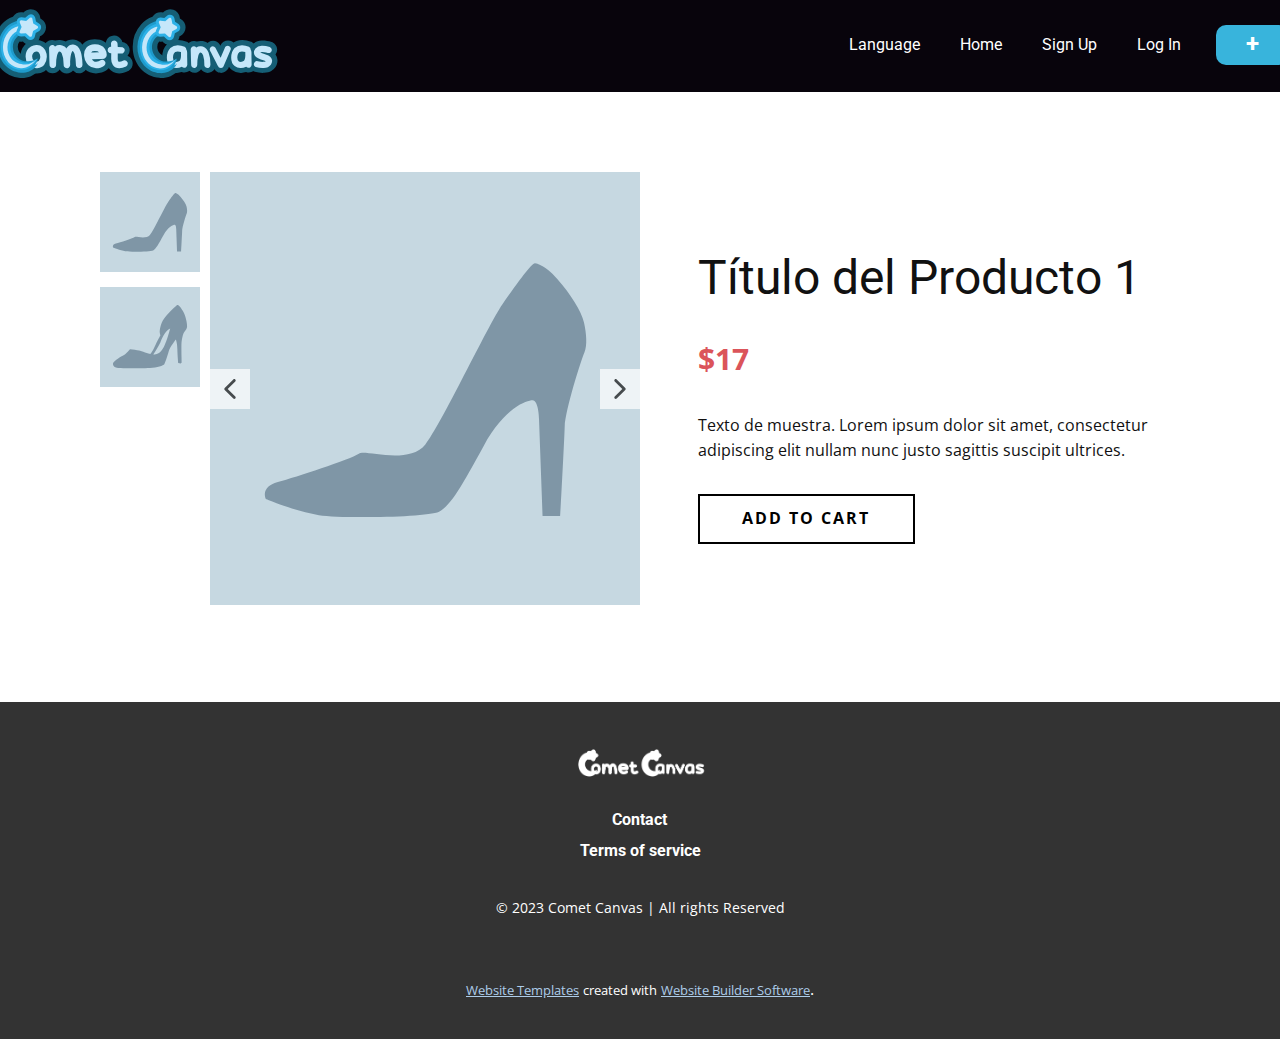
<file: CometCanvasfront/products/t-tulo-del-producto-1.html>
<!DOCTYPE html>
<html style="font-size: 16px;" lang="es"><head>
    <meta name="viewport" content="width=device-width, initial-scale=1.0">
    <meta charset="utf-8">
    <meta name="keywords" content="Título del Producto 1">
    <meta name="description" content="">
    <title>Product Details Template</title>
    <link rel="stylesheet" href="../nicepage.css" media="screen">
<link rel="stylesheet" href="../Product-Details-Template.css" media="screen">
    <script class="u-script" type="text/javascript" src="../jquery.js" defer=""></script>
    <script class="u-script" type="text/javascript" src="../nicepage.js" defer=""></script>
    <meta name="generator" content="Nicepage 5.21.10, nicepage.com">
    <link id="u-theme-google-font" rel="stylesheet" href="https://fonts.googleapis.com/css?family=Roboto:100,100i,300,300i,400,400i,500,500i,700,700i,900,900i|Open+Sans:300,300i,400,400i,500,500i,600,600i,700,700i,800,800i">
    <link id="u-page-google-font" rel="stylesheet" href="https://fonts.googleapis.com/css?family=Roboto:100,100i,300,300i,400,400i,500,500i,700,700i,900,900i">
    
    
    
    <script type="application/ld+json">{
		"@context": "http://schema.org",
		"@type": "Organization",
		"name": ""
}</script>
    <meta name="theme-color" content="#478ac9">
    <meta property="og:title" content="Product Details Template">
    <meta property="og:type" content="website">
  <meta data-intl-tel-input-cdn-path="intlTelInput/"></head>
  <body data-path-to-root="./" data-include-products="true" class="u-body u-xl-mode" data-lang="es"><header class="u-clearfix u-custom-color-2 u-header u-header" id="sec-4f15"><div class="u-clearfix u-sheet u-valign-middle u-sheet-1">
        <img class="custom-expanded u-image u-image-default u-image-1" src="../images/comet_canvas_positivo_y_negativo-05.svg" alt="" data-image-width="300" data-image-height="101">
        <div class="u-clearfix u-group-elements u-group-elements-1">
          <nav class="u-dropdown-icon u-menu u-menu-one-level u-offcanvas u-menu-1" data-position="Language">
            <div class="menu-collapse u-custom-font u-font-roboto" style="font-size: 1rem; letter-spacing: 0px; font-weight: 700;">
              <a class="u-button-style u-custom-left-right-menu-spacing u-custom-padding-bottom u-custom-text-active-color u-custom-text-hover-color u-custom-top-bottom-menu-spacing u-nav-link u-text-active-palette-1-base u-text-hover-palette-2-base" href="#">
                <svg class="u-svg-link" viewBox="0 0 24 24"><use xmlns:xlink="http://www.w3.org/1999/xlink" xlink:href="#svg-ff8b"></use></svg>
                <svg class="u-svg-content" version="1.1" id="svg-ff8b" viewBox="0 0 16 16" x="0px" y="0px" xmlns:xlink="http://www.w3.org/1999/xlink" xmlns="http://www.w3.org/2000/svg"><g><rect y="1" width="16" height="2"></rect><rect y="7" width="16" height="2"></rect><rect y="13" width="16" height="2"></rect>
</g></svg>
              </a>
            </div>
            <div class="u-custom-menu u-nav-container">
              <ul class="u-custom-font u-font-roboto u-nav u-unstyled u-nav-1"><li class="u-nav-item"><a class="u-button-style u-nav-link u-text-active-custom-color-1 u-text-hover-custom-color-1" href="#" style="padding: 10px 20px;">Language</a>
</li><li class="u-nav-item"><a class="u-button-style u-nav-link u-text-active-custom-color-1 u-text-hover-custom-color-1" href="../Home.html" style="padding: 10px 20px;">Home</a>
</li><li class="u-nav-item"><a class="u-button-style u-nav-link u-text-active-custom-color-1 u-text-hover-custom-color-1" href="../Sign-Up.html" style="padding: 10px 20px;">Sign Up</a>
</li><li class="u-nav-item"><a class="u-button-style u-nav-link u-text-active-custom-color-1 u-text-hover-custom-color-1" href="../Log-In.html" style="padding: 10px 20px;">Log In</a>
</li></ul>
            </div>
            <div class="u-custom-menu u-nav-container-collapse">
              <div class="u-black u-container-style u-expanded-width u-inner-container-layout u-opacity u-opacity-95 u-sidenav">
                <div class="u-inner-container-layout u-sidenav-overflow">
                  <div class="u-expanded u-menu-close"></div>
                  <ul class="u-align-center u-nav u-popupmenu-items u-unstyled u-nav-2"><li class="u-nav-item"><a class="u-button-style u-nav-link" href="#">Language</a>
</li><li class="u-nav-item"><a class="u-button-style u-nav-link" href="../Home.html">Home</a>
</li><li class="u-nav-item"><a class="u-button-style u-nav-link" href="../Sign-Up.html">Sign Up</a>
</li><li class="u-nav-item"><a class="u-button-style u-nav-link" href="../Log-In.html">Log In</a>
</li></ul>
                </div>
              </div>
              <div class="u-black u-menu-overlay u-opacity u-opacity-70"></div>
            </div>
          </nav>
          <a href="../Upload.html" class="u-border-none u-btn u-btn-round u-button-style u-custom-color-1 u-custom-font u-font-roboto u-radius-10 u-btn-1"><span class="u-icon"></span>+
          </a>
        </div>
      </div></header>
    <section class="u-align-center u-clearfix u-section-1" id="sec-e551">
      <div class="u-clearfix u-sheet u-valign-middle-lg u-valign-middle-md u-valign-middle-xl u-valign-middle-xs u-sheet-1"><!--product--><!--product_options_json--><!--{"source":""}--><!--/product_options_json--><!--product_item-->
        <div class="u-container-style u-expanded-width u-product u-product-1">
          <div class="u-container-layout u-valign-middle-xl u-container-layout-1"><!--product_gallery--><!--options_json--><!--{"maxItems":""}--><!--/options_json-->
            <div class="u-carousel u-gallery u-layout-thumbnails u-lightbox u-no-transition u-product-control u-show-text-none u-thumbnails-position-left u-gallery-1" data-interval="5000" data-u-ride="carousel" id="carousel-0c74">
              <div class="u-carousel-inner u-gallery-inner" role="listbox"><div class="u-carousel-item u-gallery-item u-active">
                  <div class="u-back-slide">
                    <img class="u-back-image u-expanded" src="../images/d754debf.svg">
                  </div>
                  <div class="u-over-slide u-over-slide-1">
                    <h3 class="u-gallery-heading">Sample Title</h3>
                    <p class="u-gallery-text">Sample Text</p>
                  </div>
                </div><div class="u-carousel-item u-gallery-item">
                  <div class="u-back-slide">
                    <img class="u-back-image u-expanded" src="../images/414330ad.svg">
                  </div>
                  <div class="u-over-slide u-over-slide-1">
                    <h3 class="u-gallery-heading">Sample Title</h3>
                    <p class="u-gallery-text">Sample Text</p>
                  </div>
                </div></div>
              <a class="u-absolute-vcenter u-carousel-control u-carousel-control-prev u-icon-rectangle u-opacity u-opacity-70 u-spacing-10 u-text-hover-grey-80 u-white u-carousel-control-1" href="#carousel-0c74" role="button" data-u-slide="prev">
                <span aria-hidden="true">
                  <svg viewBox="0 0 451.847 451.847"><path d="M97.141,225.92c0-8.095,3.091-16.192,9.259-22.366L300.689,9.27c12.359-12.359,32.397-12.359,44.751,0
c12.354,12.354,12.354,32.388,0,44.748L173.525,225.92l171.903,171.909c12.354,12.354,12.354,32.391,0,44.744
c-12.354,12.365-32.386,12.365-44.745,0l-194.29-194.281C100.226,242.115,97.141,234.018,97.141,225.92z"></path></svg>
                </span>
                <span class="sr-only">
                  <svg viewBox="0 0 451.847 451.847"><path d="M97.141,225.92c0-8.095,3.091-16.192,9.259-22.366L300.689,9.27c12.359-12.359,32.397-12.359,44.751,0
c12.354,12.354,12.354,32.388,0,44.748L173.525,225.92l171.903,171.909c12.354,12.354,12.354,32.391,0,44.744
c-12.354,12.365-32.386,12.365-44.745,0l-194.29-194.281C100.226,242.115,97.141,234.018,97.141,225.92z"></path></svg>
                </span>
              </a>
              <a class="u-absolute-vcenter u-carousel-control u-carousel-control-next u-icon-rectangle u-opacity u-opacity-70 u-spacing-10 u-text-hover-grey-80 u-white u-carousel-control-2" href="#carousel-0c74" role="button" data-u-slide="next">
                <span aria-hidden="true">
                  <svg viewBox="0 0 451.846 451.847"><path d="M345.441,248.292L151.154,442.573c-12.359,12.365-32.397,12.365-44.75,0c-12.354-12.354-12.354-32.391,0-44.744
L278.318,225.92L106.409,54.017c-12.354-12.359-12.354-32.394,0-44.748c12.354-12.359,32.391-12.359,44.75,0l194.287,194.284
c6.177,6.18,9.262,14.271,9.262,22.366C354.708,234.018,351.617,242.115,345.441,248.292z"></path></svg>
                </span>
                <span class="sr-only">
                  <svg viewBox="0 0 451.846 451.847"><path d="M345.441,248.292L151.154,442.573c-12.359,12.365-32.397,12.365-44.75,0c-12.354-12.354-12.354-32.391,0-44.744
L278.318,225.92L106.409,54.017c-12.354-12.359-12.354-32.394,0-44.748c12.354-12.359,32.391-12.359,44.75,0l194.287,194.284
c6.177,6.18,9.262,14.271,9.262,22.366C354.708,234.018,351.617,242.115,345.441,248.292z"></path></svg>
                </span>
              </a>
              <ol class="u-carousel-thumbnails u-spacing-15 u-vertical-spacing u-carousel-thumbnails-1"><li class="u-carousel-thumbnail u-carousel-thumbnail-1 u-active" data-u-target="#carousel-0c74" data-u-slide-to="0">
                  <img class="u-carousel-thumbnail-image u-image" src="../images/d754debf.svg">
                </li><li class="u-carousel-thumbnail u-carousel-thumbnail-1" data-u-target="#carousel-0c74" data-u-slide-to="1">
                  <img class="u-carousel-thumbnail-image u-image" src="../images/414330ad.svg">
                </li></ol>
            </div><!--/product_gallery--><!--product_title-->
            <h2 class="u-align-left u-product-control u-text u-text-1">Título del Producto 1</h2><!--/product_title--><!--product_price-->
            <div class="u-product-control u-product-price u-product-price-1">
              <div class="u-price-wrapper u-spacing-10"><!--product_old_price-->
                <div class="u-hide-price u-old-price" style="text-decoration: line-through !important;">$20</div><!--/product_old_price--><!--product_regular_price-->
                <div class="u-price u-text-palette-2-base" style="font-size: 1.875rem; font-weight: 700;">$17</div><!--/product_regular_price-->
              </div>
            </div><!--/product_price--><!--product_content-->
            <div class="u-align-left u-product-control u-product-desc u-text u-text-2">Texto de muestra. Lorem ipsum dolor sit amet, consectetur adipiscing elit nullam nunc justo sagittis suscipit ultrices.</div><!--/product_content--><!--product_button--><!--options_json--><!--{"clickType":"go-to-page","content":"Add to Cart"}--><!--/options_json-->
            <a href="#" class="u-border-2 u-border-black u-btn u-button-style u-hover-black u-none u-product-control u-text-black u-text-hover-white u-btn-1 u-dialog-link u-payment-button" data-product-button-click-type="go-to-page" data-product-id=""><!--product_button_content-->Add to Cart<!--/product_button_content--></a><!--/product_button-->
          </div>
        </div><!--/product_item--><!--/product-->
      </div>
    </section>
    
    
    
    <footer class="u-align-center u-clearfix u-footer u-grey-80 u-footer" id="sec-7522"><div class="u-clearfix u-sheet u-sheet-1">
        <div class="u-align-center u-clearfix u-group-elements u-group-elements-1" data-href="../Contact.html">
          <img class="u-expanded-width u-image u-image-contain u-image-default u-image-1" src="../images/whitelogo.png" alt="" data-image-width="4993" data-image-height="1568">
          <a href="../Contact.html" class="u-border-1 u-border-active-custom-color-5 u-border-no-left u-border-no-right u-border-no-top u-btn u-button-style u-custom-font u-font-roboto u-none u-text-white u-btn-1">Contact</a>
          <a href="../TOS.html" class="u-border-1 u-border-active-custom-color-5 u-border-no-left u-border-no-right u-border-no-top u-btn u-button-style u-custom-font u-font-roboto u-none u-text-white u-btn-2">Terms of service</a>
        </div>
        <p class="u-small-text u-text u-text-variant u-text-1">©  2023 Comet Canvas&nbsp;|&nbsp;All rights Reserved</p>
      </div></footer>
    <section class="u-backlink u-clearfix u-grey-80">
      <a class="u-link" href="https://nicepage.com/website-templates" target="_blank">
        <span>Website Templates</span>
      </a>
      <p class="u-text">
        <span>created with</span>
      </p>
      <a class="u-link" href="" target="_blank">
        <span>Website Builder Software</span>
      </a>. 
    </section>
  <section class="u-black u-clearfix u-container-style u-dialog-block u-opacity u-opacity-70 u-payment-dialog u-valign-middle u-dialog-section-4" id="sec-46e9">
      <div class="u-align-center u-container-style u-dialog u-radius-25 u-shape-round u-white u-dialog-1">
        <div class="u-container-layout u-valign-top u-container-layout-1">
          <h5 class="u-align-left u-text u-text-1">Buy Now</h5>
          <div class="u-expanded-width u-products u-products-1" data-site-sorting-prop="created" data-site-sorting-order="desc" data-items-per-page="1">
            <div class="u-list-control"></div>
            <div class="u-repeater u-repeater-1">
              <div class="u-container-style u-products-item u-repeater-item">
                <div class="u-container-layout u-similar-container u-container-layout-2">
                  <h5 class="u-align-left u-product-control u-text u-text-2">
                    <a class="u-product-title-link" href="#">Product 1 Title</a>
                  </h5>
                  <div class="u-align-left u-product-control u-product-desc u-text u-text-3">
                    <p>Sample text. Lorem ipsum dolor sit amet, consectetur adipiscing elit nullam nunc justo sagittis suscipit ultrices.</p>
                  </div>
                  <div class="u-align-left u-product-control u-product-quantity u-product-quantity-1">
                    <div class="u-hidden u-quantity-label">Quantity</div>
                    <div class="u-border-1 u-border-grey-30 u-quantity-input u-radius-50">
                      <a class="disabled minus u-button-style u-quantity-button u-text-body-color">
                        <svg xmlns="http://www.w3.org/2000/svg" viewBox="0 0 16 16"><path d="m 4 8 h 8" fill="none" stroke="currentColor" stroke-width="1" fill-rule="evenodd"></path></svg>
                      </a>
                      <input class="u-input" type="text" value="1" pattern="[0-9]+">
                      <a class="plus u-button-style u-quantity-button u-text-body-color">
                        <svg xmlns="http://www.w3.org/2000/svg" viewBox="0 0 16 16"><path d="m 4 8 h 8 M 8 4 v 8" fill="none" stroke="currentColor" stroke-width="1" fill-rule="evenodd"></path></svg>
                      </a>
                    </div>
                  </div>
                  <div class="u-align-left u-product-control u-product-price u-product-price-1">
                    <div class="u-price-wrapper u-spacing-10">
                      <div class="u-hide-price u-old-price" style="text-decoration: line-through !important;">$20</div>
                      <div class="u-price" style="font-size: 1.25rem; font-weight: 700;">$17</div>
                    </div>
                  </div>
                </div>
              </div>
            </div>
            <div class="u-list-control"></div>
          </div>
          <div class="u-expanded-width u-payment-services u-tab-links-align-justify u-tab-payment u-tab-vertical u-tabs u-payment-services-1" data-payment-order-approved-message="Your order has been approved. Thank you!" data-payment-order-cancelled-message="Unable to process your order. Please try again later.">
            <ul class="u-tab-list u-unstyled" role="tablist">
              <li class="u-tab-item" role="presentation">
                <a class="active u-active-grey-10 u-button-style u-payment-paypal u-tab-link u-text-body-color" id="link-tab-9cb3" href="#tab-9cb3" role="tab" aria-controls="tab-9cb3" aria-selected="true">
                  <input type="radio" class="u-field-input u-grey-15 u-radius-15" name="payment-group" checked="checked">
                  <span>Paypal</span>
                  <svg class="u-svg-content" xmlns="http://www.w3.org/2000/svg" x="0px" y="0px"><path fill="#009EE3" d="M11,5.9H18c3.8,0,5.2,1.9,4.9,4.7c-0.3,4.7-3.2,7.2-6.9,7.2h-1.9c-0.5,0-0.8,0.3-0.9,1.3l-0.8,4.3
  c-0.1,0.3-0.2,0.5-0.5,0.6H7.6c-0.4,0-0.5-0.3-0.4-1l2.6-16C9.9,6.3,10.2,5.9,11,5.9z"></path><path fill="#113984" d="M6.7,0h7.1c2,0,4.3,0.1,5.9,1.5c1.1,0.9,1.6,2.4,1.5,4c-0.4,5.4-3.7,8.5-8,8.5H9.6c-0.6,0-0.9,0.4-1.2,1.5
  l-0.9,5.1C7.4,21,7.3,21.3,7,21.3H2.6C2,21.3,1.9,21,2,20.1L5.2,1.3C5.3,0.4,5.7,0,6.7,0z"></path><path fill="#172C70" d="M8.6,14.8l1.3-7.9c0.1-0.7,0.5-1,1.3-1h7.1c1.2,0,2.1,0.2,2.8,0.5c-0.7,4.8-3.8,7.5-7.9,7.5H9.6
  C9.1,13.9,8.8,14.1,8.6,14.8z"></path></svg>
                </a>
              </li>
              <li class="u-tab-item" role="presentation">
                <a class="u-active-grey-10 u-button-style u-payment-stripe u-tab-link u-text-body-color" id="link-tab-ab80" href="#tab-ab80" role="tab" aria-controls="tab-ab80" aria-selected="false">
                  <input type="radio" class="u-field-input u-grey-15 u-radius-15" name="payment-group">
                  <span>Stripe</span>
                  <svg class="u-svg-content" xmlns="http://www.w3.org/2000/svg" x="0px" y="0px" viewBox="0 0 24 24"><path fill="#635BFF" d="M14,9.2c-2.3-0.8-3.4-1.5-3.4-2.4c0-0.8,0.8-1.3,2-1.3c2.3,0,4.7,0.8,6.4,1.6l0.9-5.5
  c-1.3-0.5-4-1.6-7.7-1.6C9.6,0,7.5,0.7,5.8,1.9C4.1,3.2,3.4,4.9,3.4,7.2c0,4,2.6,5.7,6.8,7.2c2.7,0.9,3.6,1.6,3.6,2.5
  c0,0.9-0.9,1.6-2.4,1.6c-1.9,0-5.2-0.9-7.3-2.1L3,22c1.8,0.9,5.1,2,8.7,2c2.8,0,5.1-0.7,6.6-1.9c1.8-1.3,2.7-3.2,2.7-5.7
  C20.9,12.3,18.2,10.7,14,9.2L14,9.2z"></path></svg>
                </a>
              </li>
            </ul>
            <div class="u-tab-content">
              <div class="u-container-style u-payment-paypal u-tab-active u-tab-pane" id="tab-9cb3" role="tabpanel" aria-labelledby="link-tab-9cb3">
                <div class="u-container-layout u-payment-services-inner u-container-layout-3">Loading...</div>
              </div>
              <div class="u-container-style u-payment-stripe u-tab-pane" id="tab-ab80" role="tabpanel" aria-labelledby="link-tab-ab80">
                <div class="u-container-layout u-container-layout-4">
                  <a href="#" class="u-btn u-button-style u-stripe-button u-btn-1">Pay with Stripe</a>
                </div>
              </div>
            </div>
          </div>
        </div><button class="u-dialog-close-button u-icon u-text-grey-40 u-icon-1"><svg class="u-svg-link" preserveAspectRatio="xMidYMin slice" viewBox="0 0 16 16" style=""><use xmlns:xlink="http://www.w3.org/1999/xlink" xlink:href="#svg-efe9"></use></svg><svg xmlns="http://www.w3.org/2000/svg" xmlns:xlink="http://www.w3.org/1999/xlink" version="1.1" xml:space="preserve" class="u-svg-content" viewBox="0 0 16 16" x="0px" y="0px" id="svg-efe9"><rect x="7" y="0" transform="matrix(0.7071 -0.7071 0.7071 0.7071 -3.3138 8.0002)" width="2" height="16"></rect><rect x="0" y="7" transform="matrix(0.7071 -0.7071 0.7071 0.7071 -3.3138 8.0002)" width="16" height="2"></rect></svg></button>
      </div>
    </section><style>.u-dialog-section-4 .u-dialog-1 {
  width: 570px;
  min-height: 578px;
  height: auto;
  box-shadow: 0px 0px 8px 0px rgba(0,0,0,0.2);
  margin: 60px auto;
}

.u-dialog-section-4 .u-container-layout-1 {
  padding: 34px 35px;
}

.u-dialog-section-4 .u-text-1 {
  font-weight: 700;
  margin: 0 165px 0 0;
}

.u-dialog-section-4 .u-products-1 {
  margin-top: 30px;
  margin-bottom: 0;
}

.u-dialog-section-4 .u-repeater-1 {
  grid-template-columns: 100%;
  min-height: 206px;
  grid-gap: 10px;
}

.u-dialog-section-4 .u-container-layout-2 {
  padding: 0 0 30px;
}

.u-dialog-section-4 .u-text-2 {
  background-image: none;
  margin: 0;
}

.u-dialog-section-4 .u-text-3 {
  font-size: 0.875rem;
  margin: 20px 0 0;
}

.u-dialog-section-4 .u-product-quantity-1 {
  width: 125px;
  margin: 30px auto 0 0;
}

.u-dialog-section-4 .u-product-price-1 {
  margin: -34px 0 0 auto;
}

.u-dialog-section-4 .u-payment-services-1 {
  min-height: 250px;
  min-width: 50px;
  margin: 0;
}

.u-dialog-section-4 .u-container-layout-3 {
  padding: 20px 0 0;
}

.u-dialog-section-4 .u-container-layout-4 {
  padding: 20px 0 0;
}

.u-dialog-section-4 .u-btn-1 {
  width: 100%;
  margin: 0 auto;
}

.u-dialog-section-4 .u-icon-1 {
  width: 20px;
  height: 20px;
  left: auto;
  top: 36px;
  position: absolute;
  right: 35px;
  padding: 0;
}

@media (max-width: 1199px) {
  .u-dialog-section-4 .u-text-1 {
    margin-right: 165px;
  }

  .u-dialog-section-4 .u-payment-services-1 {
    margin-right: initial;
    margin-left: initial;
  }
}

@media (max-width: 991px) {
  .u-dialog-section-4 .u-container-layout-1 {
    padding: 30px;
  }

  .u-dialog-section-4 .u-container-layout-3 {
    padding-bottom: 0;
    padding-left: 0;
    padding-right: 0;
  }

  .u-dialog-section-4 .u-container-layout-4 {
    padding-bottom: 0;
    padding-left: 0;
    padding-right: 0;
  }

  .u-dialog-section-4 .u-icon-1 {
    top: 32px;
    right: 30px;
  }
}

@media (max-width: 767px) {
  .u-dialog-section-4 .u-dialog-1 {
    width: 540px;
  }
}

@media (max-width: 575px) {
  .u-dialog-section-4 .u-dialog-1 {
    width: 340px;
  }

  .u-dialog-section-4 .u-container-layout-1 {
    padding-left: 20px;
    padding-right: 20px;
  }

  .u-dialog-section-4 .u-text-1 {
    margin-right: 5px;
  }

  .u-dialog-section-4 .u-icon-1 {
    right: 20px;
  }
}</style>
</body></html>
</file>
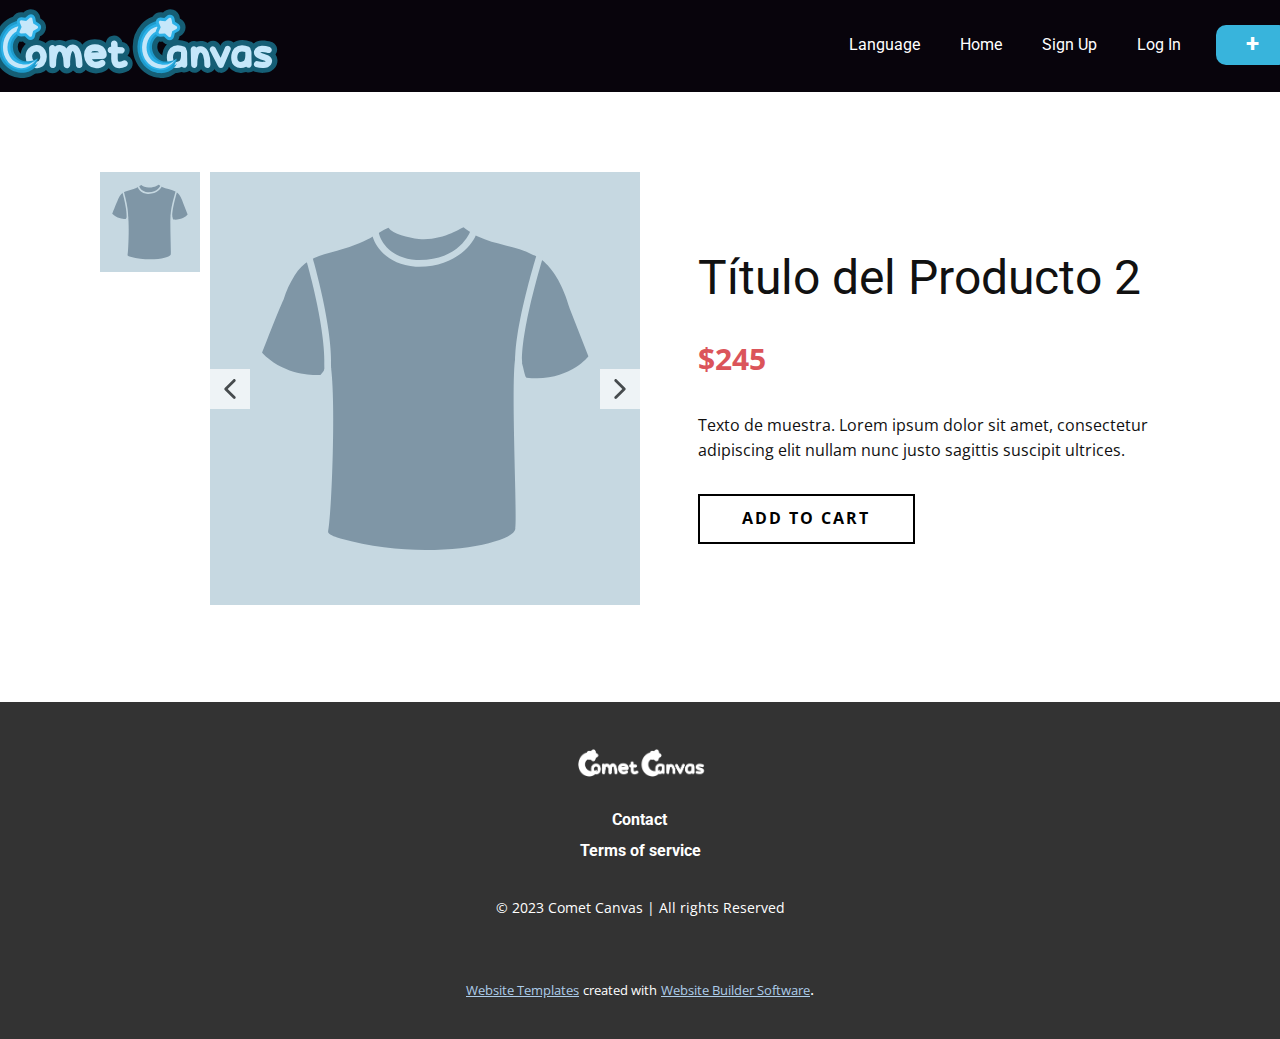
<file: CometCanvasfront/products/t-tulo-del-producto-2.html>
<!DOCTYPE html>
<html style="font-size: 16px;" lang="es"><head>
    <meta name="viewport" content="width=device-width, initial-scale=1.0">
    <meta charset="utf-8">
    <meta name="keywords" content="Título del Producto 1">
    <meta name="description" content="">
    <title>Product Details Template</title>
    <link rel="stylesheet" href="../nicepage.css" media="screen">
<link rel="stylesheet" href="../Product-Details-Template.css" media="screen">
    <script class="u-script" type="text/javascript" src="../jquery.js" defer=""></script>
    <script class="u-script" type="text/javascript" src="../nicepage.js" defer=""></script>
    <meta name="generator" content="Nicepage 5.21.10, nicepage.com">
    <link id="u-theme-google-font" rel="stylesheet" href="https://fonts.googleapis.com/css?family=Roboto:100,100i,300,300i,400,400i,500,500i,700,700i,900,900i|Open+Sans:300,300i,400,400i,500,500i,600,600i,700,700i,800,800i">
    <link id="u-page-google-font" rel="stylesheet" href="https://fonts.googleapis.com/css?family=Roboto:100,100i,300,300i,400,400i,500,500i,700,700i,900,900i">
    
    
    
    <script type="application/ld+json">{
		"@context": "http://schema.org",
		"@type": "Organization",
		"name": ""
}</script>
    <meta name="theme-color" content="#478ac9">
    <meta property="og:title" content="Product Details Template">
    <meta property="og:type" content="website">
  <meta data-intl-tel-input-cdn-path="intlTelInput/"></head>
  <body data-path-to-root="./" data-include-products="true" class="u-body u-xl-mode" data-lang="es"><header class="u-clearfix u-custom-color-2 u-header u-header" id="sec-4f15"><div class="u-clearfix u-sheet u-valign-middle u-sheet-1">
        <img class="custom-expanded u-image u-image-default u-image-1" src="../images/comet_canvas_positivo_y_negativo-05.svg" alt="" data-image-width="300" data-image-height="101">
        <div class="u-clearfix u-group-elements u-group-elements-1">
          <nav class="u-dropdown-icon u-menu u-menu-one-level u-offcanvas u-menu-1" data-position="Language">
            <div class="menu-collapse u-custom-font u-font-roboto" style="font-size: 1rem; letter-spacing: 0px; font-weight: 700;">
              <a class="u-button-style u-custom-left-right-menu-spacing u-custom-padding-bottom u-custom-text-active-color u-custom-text-hover-color u-custom-top-bottom-menu-spacing u-nav-link u-text-active-palette-1-base u-text-hover-palette-2-base" href="#">
                <svg class="u-svg-link" viewBox="0 0 24 24"><use xmlns:xlink="http://www.w3.org/1999/xlink" xlink:href="#svg-ff8b"></use></svg>
                <svg class="u-svg-content" version="1.1" id="svg-ff8b" viewBox="0 0 16 16" x="0px" y="0px" xmlns:xlink="http://www.w3.org/1999/xlink" xmlns="http://www.w3.org/2000/svg"><g><rect y="1" width="16" height="2"></rect><rect y="7" width="16" height="2"></rect><rect y="13" width="16" height="2"></rect>
</g></svg>
              </a>
            </div>
            <div class="u-custom-menu u-nav-container">
              <ul class="u-custom-font u-font-roboto u-nav u-unstyled u-nav-1"><li class="u-nav-item"><a class="u-button-style u-nav-link u-text-active-custom-color-1 u-text-hover-custom-color-1" href="#" style="padding: 10px 20px;">Language</a>
</li><li class="u-nav-item"><a class="u-button-style u-nav-link u-text-active-custom-color-1 u-text-hover-custom-color-1" href="../Home.html" style="padding: 10px 20px;">Home</a>
</li><li class="u-nav-item"><a class="u-button-style u-nav-link u-text-active-custom-color-1 u-text-hover-custom-color-1" href="../Sign-Up.html" style="padding: 10px 20px;">Sign Up</a>
</li><li class="u-nav-item"><a class="u-button-style u-nav-link u-text-active-custom-color-1 u-text-hover-custom-color-1" href="../Log-In.html" style="padding: 10px 20px;">Log In</a>
</li></ul>
            </div>
            <div class="u-custom-menu u-nav-container-collapse">
              <div class="u-black u-container-style u-expanded-width u-inner-container-layout u-opacity u-opacity-95 u-sidenav">
                <div class="u-inner-container-layout u-sidenav-overflow">
                  <div class="u-expanded u-menu-close"></div>
                  <ul class="u-align-center u-nav u-popupmenu-items u-unstyled u-nav-2"><li class="u-nav-item"><a class="u-button-style u-nav-link" href="#">Language</a>
</li><li class="u-nav-item"><a class="u-button-style u-nav-link" href="../Home.html">Home</a>
</li><li class="u-nav-item"><a class="u-button-style u-nav-link" href="../Sign-Up.html">Sign Up</a>
</li><li class="u-nav-item"><a class="u-button-style u-nav-link" href="../Log-In.html">Log In</a>
</li></ul>
                </div>
              </div>
              <div class="u-black u-menu-overlay u-opacity u-opacity-70"></div>
            </div>
          </nav>
          <a href="../Upload.html" class="u-border-none u-btn u-btn-round u-button-style u-custom-color-1 u-custom-font u-font-roboto u-radius-10 u-btn-1"><span class="u-icon"></span>+
          </a>
        </div>
      </div></header>
    <section class="u-align-center u-clearfix u-section-1" id="sec-e551">
      <div class="u-clearfix u-sheet u-valign-middle-lg u-valign-middle-md u-valign-middle-xl u-valign-middle-xs u-sheet-1"><!--product--><!--product_options_json--><!--{"source":""}--><!--/product_options_json--><!--product_item-->
        <div class="u-container-style u-expanded-width u-product u-product-1">
          <div class="u-container-layout u-valign-middle-xl u-container-layout-1"><!--product_gallery--><!--options_json--><!--{"maxItems":""}--><!--/options_json-->
            <div class="u-carousel u-gallery u-layout-thumbnails u-lightbox u-no-transition u-product-control u-show-text-none u-thumbnails-position-left u-gallery-1" data-interval="5000" data-u-ride="carousel" id="carousel-0c74">
              <div class="u-carousel-inner u-gallery-inner" role="listbox"><div class="u-carousel-item u-gallery-item u-active">
                  <div class="u-back-slide">
                    <img class="u-back-image u-expanded" src="../images/53c4c417.svg">
                  </div>
                  <div class="u-over-slide u-over-slide-1">
                    <h3 class="u-gallery-heading">Sample Title</h3>
                    <p class="u-gallery-text">Sample Text</p>
                  </div>
                </div></div>
              <a class="u-absolute-vcenter u-carousel-control u-carousel-control-prev u-icon-rectangle u-opacity u-opacity-70 u-spacing-10 u-text-hover-grey-80 u-white u-carousel-control-1" href="#carousel-0c74" role="button" data-u-slide="prev">
                <span aria-hidden="true">
                  <svg viewBox="0 0 451.847 451.847"><path d="M97.141,225.92c0-8.095,3.091-16.192,9.259-22.366L300.689,9.27c12.359-12.359,32.397-12.359,44.751,0
c12.354,12.354,12.354,32.388,0,44.748L173.525,225.92l171.903,171.909c12.354,12.354,12.354,32.391,0,44.744
c-12.354,12.365-32.386,12.365-44.745,0l-194.29-194.281C100.226,242.115,97.141,234.018,97.141,225.92z"></path></svg>
                </span>
                <span class="sr-only">
                  <svg viewBox="0 0 451.847 451.847"><path d="M97.141,225.92c0-8.095,3.091-16.192,9.259-22.366L300.689,9.27c12.359-12.359,32.397-12.359,44.751,0
c12.354,12.354,12.354,32.388,0,44.748L173.525,225.92l171.903,171.909c12.354,12.354,12.354,32.391,0,44.744
c-12.354,12.365-32.386,12.365-44.745,0l-194.29-194.281C100.226,242.115,97.141,234.018,97.141,225.92z"></path></svg>
                </span>
              </a>
              <a class="u-absolute-vcenter u-carousel-control u-carousel-control-next u-icon-rectangle u-opacity u-opacity-70 u-spacing-10 u-text-hover-grey-80 u-white u-carousel-control-2" href="#carousel-0c74" role="button" data-u-slide="next">
                <span aria-hidden="true">
                  <svg viewBox="0 0 451.846 451.847"><path d="M345.441,248.292L151.154,442.573c-12.359,12.365-32.397,12.365-44.75,0c-12.354-12.354-12.354-32.391,0-44.744
L278.318,225.92L106.409,54.017c-12.354-12.359-12.354-32.394,0-44.748c12.354-12.359,32.391-12.359,44.75,0l194.287,194.284
c6.177,6.18,9.262,14.271,9.262,22.366C354.708,234.018,351.617,242.115,345.441,248.292z"></path></svg>
                </span>
                <span class="sr-only">
                  <svg viewBox="0 0 451.846 451.847"><path d="M345.441,248.292L151.154,442.573c-12.359,12.365-32.397,12.365-44.75,0c-12.354-12.354-12.354-32.391,0-44.744
L278.318,225.92L106.409,54.017c-12.354-12.359-12.354-32.394,0-44.748c12.354-12.359,32.391-12.359,44.75,0l194.287,194.284
c6.177,6.18,9.262,14.271,9.262,22.366C354.708,234.018,351.617,242.115,345.441,248.292z"></path></svg>
                </span>
              </a>
              <ol class="u-carousel-thumbnails u-spacing-15 u-vertical-spacing u-carousel-thumbnails-1"><li class="u-carousel-thumbnail u-carousel-thumbnail-1 u-active" data-u-target="#carousel-0c74" data-u-slide-to="0">
                  <img class="u-carousel-thumbnail-image u-image" src="../images/53c4c417.svg">
                </li></ol>
            </div><!--/product_gallery--><!--product_title-->
            <h2 class="u-align-left u-product-control u-text u-text-1">Título del Producto 2</h2><!--/product_title--><!--product_price-->
            <div class="u-product-control u-product-price u-product-price-1">
              <div class="u-price-wrapper u-spacing-10"><!--product_old_price-->
                <div class="u-hide-price u-old-price" style="text-decoration: line-through !important;">$300</div><!--/product_old_price--><!--product_regular_price-->
                <div class="u-price u-text-palette-2-base" style="font-size: 1.875rem; font-weight: 700;">$245</div><!--/product_regular_price-->
              </div>
            </div><!--/product_price--><!--product_content-->
            <div class="u-align-left u-product-control u-product-desc u-text u-text-2">Texto de muestra. Lorem ipsum dolor sit amet, consectetur adipiscing elit nullam nunc justo sagittis suscipit ultrices.</div><!--/product_content--><!--product_button--><!--options_json--><!--{"clickType":"go-to-page","content":"Add to Cart"}--><!--/options_json-->
            <a href="#" class="u-border-2 u-border-black u-btn u-button-style u-hover-black u-none u-product-control u-text-black u-text-hover-white u-btn-1 u-dialog-link u-payment-button" data-product-button-click-type="go-to-page" data-product-id=""><!--product_button_content-->Add to Cart<!--/product_button_content--></a><!--/product_button-->
          </div>
        </div><!--/product_item--><!--/product-->
      </div>
    </section>
    
    
    
    <footer class="u-align-center u-clearfix u-footer u-grey-80 u-footer" id="sec-7522"><div class="u-clearfix u-sheet u-sheet-1">
        <div class="u-align-center u-clearfix u-group-elements u-group-elements-1" data-href="../Contact.html">
          <img class="u-expanded-width u-image u-image-contain u-image-default u-image-1" src="../images/whitelogo.png" alt="" data-image-width="4993" data-image-height="1568">
          <a href="../Contact.html" class="u-border-1 u-border-active-custom-color-5 u-border-no-left u-border-no-right u-border-no-top u-btn u-button-style u-custom-font u-font-roboto u-none u-text-white u-btn-1">Contact</a>
          <a href="../TOS.html" class="u-border-1 u-border-active-custom-color-5 u-border-no-left u-border-no-right u-border-no-top u-btn u-button-style u-custom-font u-font-roboto u-none u-text-white u-btn-2">Terms of service</a>
        </div>
        <p class="u-small-text u-text u-text-variant u-text-1">©  2023 Comet Canvas&nbsp;|&nbsp;All rights Reserved</p>
      </div></footer>
    <section class="u-backlink u-clearfix u-grey-80">
      <a class="u-link" href="https://nicepage.com/website-templates" target="_blank">
        <span>Website Templates</span>
      </a>
      <p class="u-text">
        <span>created with</span>
      </p>
      <a class="u-link" href="" target="_blank">
        <span>Website Builder Software</span>
      </a>. 
    </section>
  <section class="u-black u-clearfix u-container-style u-dialog-block u-opacity u-opacity-70 u-payment-dialog u-valign-middle u-dialog-section-4" id="sec-46e9">
      <div class="u-align-center u-container-style u-dialog u-radius-25 u-shape-round u-white u-dialog-1">
        <div class="u-container-layout u-valign-top u-container-layout-1">
          <h5 class="u-align-left u-text u-text-1">Buy Now</h5>
          <div class="u-expanded-width u-products u-products-1" data-site-sorting-prop="created" data-site-sorting-order="desc" data-items-per-page="1">
            <div class="u-list-control"></div>
            <div class="u-repeater u-repeater-1">
              <div class="u-container-style u-products-item u-repeater-item">
                <div class="u-container-layout u-similar-container u-container-layout-2">
                  <h5 class="u-align-left u-product-control u-text u-text-2">
                    <a class="u-product-title-link" href="#">Product 1 Title</a>
                  </h5>
                  <div class="u-align-left u-product-control u-product-desc u-text u-text-3">
                    <p>Sample text. Lorem ipsum dolor sit amet, consectetur adipiscing elit nullam nunc justo sagittis suscipit ultrices.</p>
                  </div>
                  <div class="u-align-left u-product-control u-product-quantity u-product-quantity-1">
                    <div class="u-hidden u-quantity-label">Quantity</div>
                    <div class="u-border-1 u-border-grey-30 u-quantity-input u-radius-50">
                      <a class="disabled minus u-button-style u-quantity-button u-text-body-color">
                        <svg xmlns="http://www.w3.org/2000/svg" viewBox="0 0 16 16"><path d="m 4 8 h 8" fill="none" stroke="currentColor" stroke-width="1" fill-rule="evenodd"></path></svg>
                      </a>
                      <input class="u-input" type="text" value="1" pattern="[0-9]+">
                      <a class="plus u-button-style u-quantity-button u-text-body-color">
                        <svg xmlns="http://www.w3.org/2000/svg" viewBox="0 0 16 16"><path d="m 4 8 h 8 M 8 4 v 8" fill="none" stroke="currentColor" stroke-width="1" fill-rule="evenodd"></path></svg>
                      </a>
                    </div>
                  </div>
                  <div class="u-align-left u-product-control u-product-price u-product-price-1">
                    <div class="u-price-wrapper u-spacing-10">
                      <div class="u-hide-price u-old-price" style="text-decoration: line-through !important;">$20</div>
                      <div class="u-price" style="font-size: 1.25rem; font-weight: 700;">$17</div>
                    </div>
                  </div>
                </div>
              </div>
            </div>
            <div class="u-list-control"></div>
          </div>
          <div class="u-expanded-width u-payment-services u-tab-links-align-justify u-tab-payment u-tab-vertical u-tabs u-payment-services-1" data-payment-order-approved-message="Your order has been approved. Thank you!" data-payment-order-cancelled-message="Unable to process your order. Please try again later.">
            <ul class="u-tab-list u-unstyled" role="tablist">
              <li class="u-tab-item" role="presentation">
                <a class="active u-active-grey-10 u-button-style u-payment-paypal u-tab-link u-text-body-color" id="link-tab-9cb3" href="#tab-9cb3" role="tab" aria-controls="tab-9cb3" aria-selected="true">
                  <input type="radio" class="u-field-input u-grey-15 u-radius-15" name="payment-group" checked="checked">
                  <span>Paypal</span>
                  <svg class="u-svg-content" xmlns="http://www.w3.org/2000/svg" x="0px" y="0px"><path fill="#009EE3" d="M11,5.9H18c3.8,0,5.2,1.9,4.9,4.7c-0.3,4.7-3.2,7.2-6.9,7.2h-1.9c-0.5,0-0.8,0.3-0.9,1.3l-0.8,4.3
  c-0.1,0.3-0.2,0.5-0.5,0.6H7.6c-0.4,0-0.5-0.3-0.4-1l2.6-16C9.9,6.3,10.2,5.9,11,5.9z"></path><path fill="#113984" d="M6.7,0h7.1c2,0,4.3,0.1,5.9,1.5c1.1,0.9,1.6,2.4,1.5,4c-0.4,5.4-3.7,8.5-8,8.5H9.6c-0.6,0-0.9,0.4-1.2,1.5
  l-0.9,5.1C7.4,21,7.3,21.3,7,21.3H2.6C2,21.3,1.9,21,2,20.1L5.2,1.3C5.3,0.4,5.7,0,6.7,0z"></path><path fill="#172C70" d="M8.6,14.8l1.3-7.9c0.1-0.7,0.5-1,1.3-1h7.1c1.2,0,2.1,0.2,2.8,0.5c-0.7,4.8-3.8,7.5-7.9,7.5H9.6
  C9.1,13.9,8.8,14.1,8.6,14.8z"></path></svg>
                </a>
              </li>
              <li class="u-tab-item" role="presentation">
                <a class="u-active-grey-10 u-button-style u-payment-stripe u-tab-link u-text-body-color" id="link-tab-ab80" href="#tab-ab80" role="tab" aria-controls="tab-ab80" aria-selected="false">
                  <input type="radio" class="u-field-input u-grey-15 u-radius-15" name="payment-group">
                  <span>Stripe</span>
                  <svg class="u-svg-content" xmlns="http://www.w3.org/2000/svg" x="0px" y="0px" viewBox="0 0 24 24"><path fill="#635BFF" d="M14,9.2c-2.3-0.8-3.4-1.5-3.4-2.4c0-0.8,0.8-1.3,2-1.3c2.3,0,4.7,0.8,6.4,1.6l0.9-5.5
  c-1.3-0.5-4-1.6-7.7-1.6C9.6,0,7.5,0.7,5.8,1.9C4.1,3.2,3.4,4.9,3.4,7.2c0,4,2.6,5.7,6.8,7.2c2.7,0.9,3.6,1.6,3.6,2.5
  c0,0.9-0.9,1.6-2.4,1.6c-1.9,0-5.2-0.9-7.3-2.1L3,22c1.8,0.9,5.1,2,8.7,2c2.8,0,5.1-0.7,6.6-1.9c1.8-1.3,2.7-3.2,2.7-5.7
  C20.9,12.3,18.2,10.7,14,9.2L14,9.2z"></path></svg>
                </a>
              </li>
            </ul>
            <div class="u-tab-content">
              <div class="u-container-style u-payment-paypal u-tab-active u-tab-pane" id="tab-9cb3" role="tabpanel" aria-labelledby="link-tab-9cb3">
                <div class="u-container-layout u-payment-services-inner u-container-layout-3">Loading...</div>
              </div>
              <div class="u-container-style u-payment-stripe u-tab-pane" id="tab-ab80" role="tabpanel" aria-labelledby="link-tab-ab80">
                <div class="u-container-layout u-container-layout-4">
                  <a href="#" class="u-btn u-button-style u-stripe-button u-btn-1">Pay with Stripe</a>
                </div>
              </div>
            </div>
          </div>
        </div><button class="u-dialog-close-button u-icon u-text-grey-40 u-icon-1"><svg class="u-svg-link" preserveAspectRatio="xMidYMin slice" viewBox="0 0 16 16" style=""><use xmlns:xlink="http://www.w3.org/1999/xlink" xlink:href="#svg-efe9"></use></svg><svg xmlns="http://www.w3.org/2000/svg" xmlns:xlink="http://www.w3.org/1999/xlink" version="1.1" xml:space="preserve" class="u-svg-content" viewBox="0 0 16 16" x="0px" y="0px" id="svg-efe9"><rect x="7" y="0" transform="matrix(0.7071 -0.7071 0.7071 0.7071 -3.3138 8.0002)" width="2" height="16"></rect><rect x="0" y="7" transform="matrix(0.7071 -0.7071 0.7071 0.7071 -3.3138 8.0002)" width="16" height="2"></rect></svg></button>
      </div>
    </section><style>.u-dialog-section-4 .u-dialog-1 {
  width: 570px;
  min-height: 578px;
  height: auto;
  box-shadow: 0px 0px 8px 0px rgba(0,0,0,0.2);
  margin: 60px auto;
}

.u-dialog-section-4 .u-container-layout-1 {
  padding: 34px 35px;
}

.u-dialog-section-4 .u-text-1 {
  font-weight: 700;
  margin: 0 165px 0 0;
}

.u-dialog-section-4 .u-products-1 {
  margin-top: 30px;
  margin-bottom: 0;
}

.u-dialog-section-4 .u-repeater-1 {
  grid-template-columns: 100%;
  min-height: 206px;
  grid-gap: 10px;
}

.u-dialog-section-4 .u-container-layout-2 {
  padding: 0 0 30px;
}

.u-dialog-section-4 .u-text-2 {
  background-image: none;
  margin: 0;
}

.u-dialog-section-4 .u-text-3 {
  font-size: 0.875rem;
  margin: 20px 0 0;
}

.u-dialog-section-4 .u-product-quantity-1 {
  width: 125px;
  margin: 30px auto 0 0;
}

.u-dialog-section-4 .u-product-price-1 {
  margin: -34px 0 0 auto;
}

.u-dialog-section-4 .u-payment-services-1 {
  min-height: 250px;
  min-width: 50px;
  margin: 0;
}

.u-dialog-section-4 .u-container-layout-3 {
  padding: 20px 0 0;
}

.u-dialog-section-4 .u-container-layout-4 {
  padding: 20px 0 0;
}

.u-dialog-section-4 .u-btn-1 {
  width: 100%;
  margin: 0 auto;
}

.u-dialog-section-4 .u-icon-1 {
  width: 20px;
  height: 20px;
  left: auto;
  top: 36px;
  position: absolute;
  right: 35px;
  padding: 0;
}

@media (max-width: 1199px) {
  .u-dialog-section-4 .u-text-1 {
    margin-right: 165px;
  }

  .u-dialog-section-4 .u-payment-services-1 {
    margin-right: initial;
    margin-left: initial;
  }
}

@media (max-width: 991px) {
  .u-dialog-section-4 .u-container-layout-1 {
    padding: 30px;
  }

  .u-dialog-section-4 .u-container-layout-3 {
    padding-bottom: 0;
    padding-left: 0;
    padding-right: 0;
  }

  .u-dialog-section-4 .u-container-layout-4 {
    padding-bottom: 0;
    padding-left: 0;
    padding-right: 0;
  }

  .u-dialog-section-4 .u-icon-1 {
    top: 32px;
    right: 30px;
  }
}

@media (max-width: 767px) {
  .u-dialog-section-4 .u-dialog-1 {
    width: 540px;
  }
}

@media (max-width: 575px) {
  .u-dialog-section-4 .u-dialog-1 {
    width: 340px;
  }

  .u-dialog-section-4 .u-container-layout-1 {
    padding-left: 20px;
    padding-right: 20px;
  }

  .u-dialog-section-4 .u-text-1 {
    margin-right: 5px;
  }

  .u-dialog-section-4 .u-icon-1 {
    right: 20px;
  }
}</style>
</body></html>
</file>
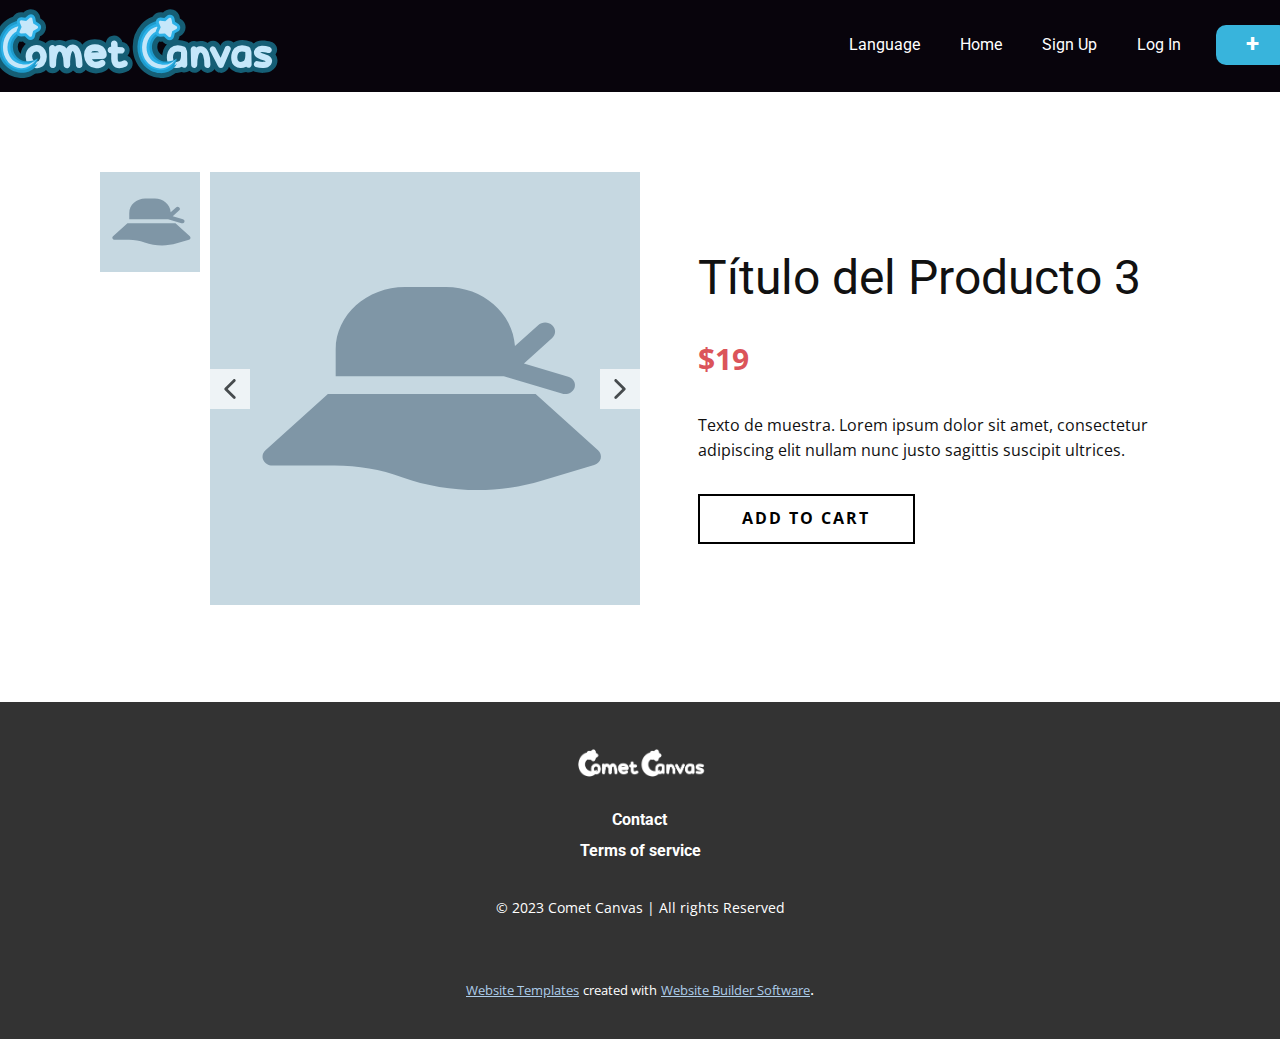
<file: CometCanvasfront/products/t-tulo-del-producto-3.html>
<!DOCTYPE html>
<html style="font-size: 16px;" lang="es"><head>
    <meta name="viewport" content="width=device-width, initial-scale=1.0">
    <meta charset="utf-8">
    <meta name="keywords" content="Título del Producto 1">
    <meta name="description" content="">
    <title>Product Details Template</title>
    <link rel="stylesheet" href="../nicepage.css" media="screen">
<link rel="stylesheet" href="../Product-Details-Template.css" media="screen">
    <script class="u-script" type="text/javascript" src="../jquery.js" defer=""></script>
    <script class="u-script" type="text/javascript" src="../nicepage.js" defer=""></script>
    <meta name="generator" content="Nicepage 5.21.10, nicepage.com">
    <link id="u-theme-google-font" rel="stylesheet" href="https://fonts.googleapis.com/css?family=Roboto:100,100i,300,300i,400,400i,500,500i,700,700i,900,900i|Open+Sans:300,300i,400,400i,500,500i,600,600i,700,700i,800,800i">
    <link id="u-page-google-font" rel="stylesheet" href="https://fonts.googleapis.com/css?family=Roboto:100,100i,300,300i,400,400i,500,500i,700,700i,900,900i">
    
    
    
    <script type="application/ld+json">{
		"@context": "http://schema.org",
		"@type": "Organization",
		"name": ""
}</script>
    <meta name="theme-color" content="#478ac9">
    <meta property="og:title" content="Product Details Template">
    <meta property="og:type" content="website">
  <meta data-intl-tel-input-cdn-path="intlTelInput/"></head>
  <body data-path-to-root="./" data-include-products="true" class="u-body u-xl-mode" data-lang="es"><header class="u-clearfix u-custom-color-2 u-header u-header" id="sec-4f15"><div class="u-clearfix u-sheet u-valign-middle u-sheet-1">
        <img class="custom-expanded u-image u-image-default u-image-1" src="../images/comet_canvas_positivo_y_negativo-05.svg" alt="" data-image-width="300" data-image-height="101">
        <div class="u-clearfix u-group-elements u-group-elements-1">
          <nav class="u-dropdown-icon u-menu u-menu-one-level u-offcanvas u-menu-1" data-position="Language">
            <div class="menu-collapse u-custom-font u-font-roboto" style="font-size: 1rem; letter-spacing: 0px; font-weight: 700;">
              <a class="u-button-style u-custom-left-right-menu-spacing u-custom-padding-bottom u-custom-text-active-color u-custom-text-hover-color u-custom-top-bottom-menu-spacing u-nav-link u-text-active-palette-1-base u-text-hover-palette-2-base" href="#">
                <svg class="u-svg-link" viewBox="0 0 24 24"><use xmlns:xlink="http://www.w3.org/1999/xlink" xlink:href="#svg-ff8b"></use></svg>
                <svg class="u-svg-content" version="1.1" id="svg-ff8b" viewBox="0 0 16 16" x="0px" y="0px" xmlns:xlink="http://www.w3.org/1999/xlink" xmlns="http://www.w3.org/2000/svg"><g><rect y="1" width="16" height="2"></rect><rect y="7" width="16" height="2"></rect><rect y="13" width="16" height="2"></rect>
</g></svg>
              </a>
            </div>
            <div class="u-custom-menu u-nav-container">
              <ul class="u-custom-font u-font-roboto u-nav u-unstyled u-nav-1"><li class="u-nav-item"><a class="u-button-style u-nav-link u-text-active-custom-color-1 u-text-hover-custom-color-1" href="#" style="padding: 10px 20px;">Language</a>
</li><li class="u-nav-item"><a class="u-button-style u-nav-link u-text-active-custom-color-1 u-text-hover-custom-color-1" href="../Home.html" style="padding: 10px 20px;">Home</a>
</li><li class="u-nav-item"><a class="u-button-style u-nav-link u-text-active-custom-color-1 u-text-hover-custom-color-1" href="../Sign-Up.html" style="padding: 10px 20px;">Sign Up</a>
</li><li class="u-nav-item"><a class="u-button-style u-nav-link u-text-active-custom-color-1 u-text-hover-custom-color-1" href="../Log-In.html" style="padding: 10px 20px;">Log In</a>
</li></ul>
            </div>
            <div class="u-custom-menu u-nav-container-collapse">
              <div class="u-black u-container-style u-expanded-width u-inner-container-layout u-opacity u-opacity-95 u-sidenav">
                <div class="u-inner-container-layout u-sidenav-overflow">
                  <div class="u-expanded u-menu-close"></div>
                  <ul class="u-align-center u-nav u-popupmenu-items u-unstyled u-nav-2"><li class="u-nav-item"><a class="u-button-style u-nav-link" href="#">Language</a>
</li><li class="u-nav-item"><a class="u-button-style u-nav-link" href="../Home.html">Home</a>
</li><li class="u-nav-item"><a class="u-button-style u-nav-link" href="../Sign-Up.html">Sign Up</a>
</li><li class="u-nav-item"><a class="u-button-style u-nav-link" href="../Log-In.html">Log In</a>
</li></ul>
                </div>
              </div>
              <div class="u-black u-menu-overlay u-opacity u-opacity-70"></div>
            </div>
          </nav>
          <a href="../Upload.html" class="u-border-none u-btn u-btn-round u-button-style u-custom-color-1 u-custom-font u-font-roboto u-radius-10 u-btn-1"><span class="u-icon"></span>+
          </a>
        </div>
      </div></header>
    <section class="u-align-center u-clearfix u-section-1" id="sec-e551">
      <div class="u-clearfix u-sheet u-valign-middle-lg u-valign-middle-md u-valign-middle-xl u-valign-middle-xs u-sheet-1"><!--product--><!--product_options_json--><!--{"source":""}--><!--/product_options_json--><!--product_item-->
        <div class="u-container-style u-expanded-width u-product u-product-1">
          <div class="u-container-layout u-valign-middle-xl u-container-layout-1"><!--product_gallery--><!--options_json--><!--{"maxItems":""}--><!--/options_json-->
            <div class="u-carousel u-gallery u-layout-thumbnails u-lightbox u-no-transition u-product-control u-show-text-none u-thumbnails-position-left u-gallery-1" data-interval="5000" data-u-ride="carousel" id="carousel-0c74">
              <div class="u-carousel-inner u-gallery-inner" role="listbox"><div class="u-carousel-item u-gallery-item u-active">
                  <div class="u-back-slide">
                    <img class="u-back-image u-expanded" src="../images/6537f30a.svg">
                  </div>
                  <div class="u-over-slide u-over-slide-1">
                    <h3 class="u-gallery-heading">Sample Title</h3>
                    <p class="u-gallery-text">Sample Text</p>
                  </div>
                </div></div>
              <a class="u-absolute-vcenter u-carousel-control u-carousel-control-prev u-icon-rectangle u-opacity u-opacity-70 u-spacing-10 u-text-hover-grey-80 u-white u-carousel-control-1" href="#carousel-0c74" role="button" data-u-slide="prev">
                <span aria-hidden="true">
                  <svg viewBox="0 0 451.847 451.847"><path d="M97.141,225.92c0-8.095,3.091-16.192,9.259-22.366L300.689,9.27c12.359-12.359,32.397-12.359,44.751,0
c12.354,12.354,12.354,32.388,0,44.748L173.525,225.92l171.903,171.909c12.354,12.354,12.354,32.391,0,44.744
c-12.354,12.365-32.386,12.365-44.745,0l-194.29-194.281C100.226,242.115,97.141,234.018,97.141,225.92z"></path></svg>
                </span>
                <span class="sr-only">
                  <svg viewBox="0 0 451.847 451.847"><path d="M97.141,225.92c0-8.095,3.091-16.192,9.259-22.366L300.689,9.27c12.359-12.359,32.397-12.359,44.751,0
c12.354,12.354,12.354,32.388,0,44.748L173.525,225.92l171.903,171.909c12.354,12.354,12.354,32.391,0,44.744
c-12.354,12.365-32.386,12.365-44.745,0l-194.29-194.281C100.226,242.115,97.141,234.018,97.141,225.92z"></path></svg>
                </span>
              </a>
              <a class="u-absolute-vcenter u-carousel-control u-carousel-control-next u-icon-rectangle u-opacity u-opacity-70 u-spacing-10 u-text-hover-grey-80 u-white u-carousel-control-2" href="#carousel-0c74" role="button" data-u-slide="next">
                <span aria-hidden="true">
                  <svg viewBox="0 0 451.846 451.847"><path d="M345.441,248.292L151.154,442.573c-12.359,12.365-32.397,12.365-44.75,0c-12.354-12.354-12.354-32.391,0-44.744
L278.318,225.92L106.409,54.017c-12.354-12.359-12.354-32.394,0-44.748c12.354-12.359,32.391-12.359,44.75,0l194.287,194.284
c6.177,6.18,9.262,14.271,9.262,22.366C354.708,234.018,351.617,242.115,345.441,248.292z"></path></svg>
                </span>
                <span class="sr-only">
                  <svg viewBox="0 0 451.846 451.847"><path d="M345.441,248.292L151.154,442.573c-12.359,12.365-32.397,12.365-44.75,0c-12.354-12.354-12.354-32.391,0-44.744
L278.318,225.92L106.409,54.017c-12.354-12.359-12.354-32.394,0-44.748c12.354-12.359,32.391-12.359,44.75,0l194.287,194.284
c6.177,6.18,9.262,14.271,9.262,22.366C354.708,234.018,351.617,242.115,345.441,248.292z"></path></svg>
                </span>
              </a>
              <ol class="u-carousel-thumbnails u-spacing-15 u-vertical-spacing u-carousel-thumbnails-1"><li class="u-carousel-thumbnail u-carousel-thumbnail-1 u-active" data-u-target="#carousel-0c74" data-u-slide-to="0">
                  <img class="u-carousel-thumbnail-image u-image" src="../images/6537f30a.svg">
                </li></ol>
            </div><!--/product_gallery--><!--product_title-->
            <h2 class="u-align-left u-product-control u-text u-text-1">Título del Producto 3</h2><!--/product_title--><!--product_price-->
            <div class="u-product-control u-product-price u-product-price-1">
              <div class="u-price-wrapper u-spacing-10"><!--product_old_price-->
                <div class="u-hide-price u-old-price" style="text-decoration: line-through !important;">$25</div><!--/product_old_price--><!--product_regular_price-->
                <div class="u-price u-text-palette-2-base" style="font-size: 1.875rem; font-weight: 700;">$19</div><!--/product_regular_price-->
              </div>
            </div><!--/product_price--><!--product_content-->
            <div class="u-align-left u-product-control u-product-desc u-text u-text-2">Texto de muestra. Lorem ipsum dolor sit amet, consectetur adipiscing elit nullam nunc justo sagittis suscipit ultrices.</div><!--/product_content--><!--product_button--><!--options_json--><!--{"clickType":"go-to-page","content":"Add to Cart"}--><!--/options_json-->
            <a href="#" class="u-border-2 u-border-black u-btn u-button-style u-hover-black u-none u-product-control u-text-black u-text-hover-white u-btn-1 u-dialog-link u-payment-button" data-product-button-click-type="go-to-page" data-product-id=""><!--product_button_content-->Add to Cart<!--/product_button_content--></a><!--/product_button-->
          </div>
        </div><!--/product_item--><!--/product-->
      </div>
    </section>
    
    
    
    <footer class="u-align-center u-clearfix u-footer u-grey-80 u-footer" id="sec-7522"><div class="u-clearfix u-sheet u-sheet-1">
        <div class="u-align-center u-clearfix u-group-elements u-group-elements-1" data-href="../Contact.html">
          <img class="u-expanded-width u-image u-image-contain u-image-default u-image-1" src="../images/whitelogo.png" alt="" data-image-width="4993" data-image-height="1568">
          <a href="../Contact.html" class="u-border-1 u-border-active-custom-color-5 u-border-no-left u-border-no-right u-border-no-top u-btn u-button-style u-custom-font u-font-roboto u-none u-text-white u-btn-1">Contact</a>
          <a href="../TOS.html" class="u-border-1 u-border-active-custom-color-5 u-border-no-left u-border-no-right u-border-no-top u-btn u-button-style u-custom-font u-font-roboto u-none u-text-white u-btn-2">Terms of service</a>
        </div>
        <p class="u-small-text u-text u-text-variant u-text-1">©  2023 Comet Canvas&nbsp;|&nbsp;All rights Reserved</p>
      </div></footer>
    <section class="u-backlink u-clearfix u-grey-80">
      <a class="u-link" href="https://nicepage.com/website-templates" target="_blank">
        <span>Website Templates</span>
      </a>
      <p class="u-text">
        <span>created with</span>
      </p>
      <a class="u-link" href="" target="_blank">
        <span>Website Builder Software</span>
      </a>. 
    </section>
  <section class="u-black u-clearfix u-container-style u-dialog-block u-opacity u-opacity-70 u-payment-dialog u-valign-middle u-dialog-section-4" id="sec-46e9">
      <div class="u-align-center u-container-style u-dialog u-radius-25 u-shape-round u-white u-dialog-1">
        <div class="u-container-layout u-valign-top u-container-layout-1">
          <h5 class="u-align-left u-text u-text-1">Buy Now</h5>
          <div class="u-expanded-width u-products u-products-1" data-site-sorting-prop="created" data-site-sorting-order="desc" data-items-per-page="1">
            <div class="u-list-control"></div>
            <div class="u-repeater u-repeater-1">
              <div class="u-container-style u-products-item u-repeater-item">
                <div class="u-container-layout u-similar-container u-container-layout-2">
                  <h5 class="u-align-left u-product-control u-text u-text-2">
                    <a class="u-product-title-link" href="#">Product 1 Title</a>
                  </h5>
                  <div class="u-align-left u-product-control u-product-desc u-text u-text-3">
                    <p>Sample text. Lorem ipsum dolor sit amet, consectetur adipiscing elit nullam nunc justo sagittis suscipit ultrices.</p>
                  </div>
                  <div class="u-align-left u-product-control u-product-quantity u-product-quantity-1">
                    <div class="u-hidden u-quantity-label">Quantity</div>
                    <div class="u-border-1 u-border-grey-30 u-quantity-input u-radius-50">
                      <a class="disabled minus u-button-style u-quantity-button u-text-body-color">
                        <svg xmlns="http://www.w3.org/2000/svg" viewBox="0 0 16 16"><path d="m 4 8 h 8" fill="none" stroke="currentColor" stroke-width="1" fill-rule="evenodd"></path></svg>
                      </a>
                      <input class="u-input" type="text" value="1" pattern="[0-9]+">
                      <a class="plus u-button-style u-quantity-button u-text-body-color">
                        <svg xmlns="http://www.w3.org/2000/svg" viewBox="0 0 16 16"><path d="m 4 8 h 8 M 8 4 v 8" fill="none" stroke="currentColor" stroke-width="1" fill-rule="evenodd"></path></svg>
                      </a>
                    </div>
                  </div>
                  <div class="u-align-left u-product-control u-product-price u-product-price-1">
                    <div class="u-price-wrapper u-spacing-10">
                      <div class="u-hide-price u-old-price" style="text-decoration: line-through !important;">$20</div>
                      <div class="u-price" style="font-size: 1.25rem; font-weight: 700;">$17</div>
                    </div>
                  </div>
                </div>
              </div>
            </div>
            <div class="u-list-control"></div>
          </div>
          <div class="u-expanded-width u-payment-services u-tab-links-align-justify u-tab-payment u-tab-vertical u-tabs u-payment-services-1" data-payment-order-approved-message="Your order has been approved. Thank you!" data-payment-order-cancelled-message="Unable to process your order. Please try again later.">
            <ul class="u-tab-list u-unstyled" role="tablist">
              <li class="u-tab-item" role="presentation">
                <a class="active u-active-grey-10 u-button-style u-payment-paypal u-tab-link u-text-body-color" id="link-tab-9cb3" href="#tab-9cb3" role="tab" aria-controls="tab-9cb3" aria-selected="true">
                  <input type="radio" class="u-field-input u-grey-15 u-radius-15" name="payment-group" checked="checked">
                  <span>Paypal</span>
                  <svg class="u-svg-content" xmlns="http://www.w3.org/2000/svg" x="0px" y="0px"><path fill="#009EE3" d="M11,5.9H18c3.8,0,5.2,1.9,4.9,4.7c-0.3,4.7-3.2,7.2-6.9,7.2h-1.9c-0.5,0-0.8,0.3-0.9,1.3l-0.8,4.3
  c-0.1,0.3-0.2,0.5-0.5,0.6H7.6c-0.4,0-0.5-0.3-0.4-1l2.6-16C9.9,6.3,10.2,5.9,11,5.9z"></path><path fill="#113984" d="M6.7,0h7.1c2,0,4.3,0.1,5.9,1.5c1.1,0.9,1.6,2.4,1.5,4c-0.4,5.4-3.7,8.5-8,8.5H9.6c-0.6,0-0.9,0.4-1.2,1.5
  l-0.9,5.1C7.4,21,7.3,21.3,7,21.3H2.6C2,21.3,1.9,21,2,20.1L5.2,1.3C5.3,0.4,5.7,0,6.7,0z"></path><path fill="#172C70" d="M8.6,14.8l1.3-7.9c0.1-0.7,0.5-1,1.3-1h7.1c1.2,0,2.1,0.2,2.8,0.5c-0.7,4.8-3.8,7.5-7.9,7.5H9.6
  C9.1,13.9,8.8,14.1,8.6,14.8z"></path></svg>
                </a>
              </li>
              <li class="u-tab-item" role="presentation">
                <a class="u-active-grey-10 u-button-style u-payment-stripe u-tab-link u-text-body-color" id="link-tab-ab80" href="#tab-ab80" role="tab" aria-controls="tab-ab80" aria-selected="false">
                  <input type="radio" class="u-field-input u-grey-15 u-radius-15" name="payment-group">
                  <span>Stripe</span>
                  <svg class="u-svg-content" xmlns="http://www.w3.org/2000/svg" x="0px" y="0px" viewBox="0 0 24 24"><path fill="#635BFF" d="M14,9.2c-2.3-0.8-3.4-1.5-3.4-2.4c0-0.8,0.8-1.3,2-1.3c2.3,0,4.7,0.8,6.4,1.6l0.9-5.5
  c-1.3-0.5-4-1.6-7.7-1.6C9.6,0,7.5,0.7,5.8,1.9C4.1,3.2,3.4,4.9,3.4,7.2c0,4,2.6,5.7,6.8,7.2c2.7,0.9,3.6,1.6,3.6,2.5
  c0,0.9-0.9,1.6-2.4,1.6c-1.9,0-5.2-0.9-7.3-2.1L3,22c1.8,0.9,5.1,2,8.7,2c2.8,0,5.1-0.7,6.6-1.9c1.8-1.3,2.7-3.2,2.7-5.7
  C20.9,12.3,18.2,10.7,14,9.2L14,9.2z"></path></svg>
                </a>
              </li>
            </ul>
            <div class="u-tab-content">
              <div class="u-container-style u-payment-paypal u-tab-active u-tab-pane" id="tab-9cb3" role="tabpanel" aria-labelledby="link-tab-9cb3">
                <div class="u-container-layout u-payment-services-inner u-container-layout-3">Loading...</div>
              </div>
              <div class="u-container-style u-payment-stripe u-tab-pane" id="tab-ab80" role="tabpanel" aria-labelledby="link-tab-ab80">
                <div class="u-container-layout u-container-layout-4">
                  <a href="#" class="u-btn u-button-style u-stripe-button u-btn-1">Pay with Stripe</a>
                </div>
              </div>
            </div>
          </div>
        </div><button class="u-dialog-close-button u-icon u-text-grey-40 u-icon-1"><svg class="u-svg-link" preserveAspectRatio="xMidYMin slice" viewBox="0 0 16 16" style=""><use xmlns:xlink="http://www.w3.org/1999/xlink" xlink:href="#svg-efe9"></use></svg><svg xmlns="http://www.w3.org/2000/svg" xmlns:xlink="http://www.w3.org/1999/xlink" version="1.1" xml:space="preserve" class="u-svg-content" viewBox="0 0 16 16" x="0px" y="0px" id="svg-efe9"><rect x="7" y="0" transform="matrix(0.7071 -0.7071 0.7071 0.7071 -3.3138 8.0002)" width="2" height="16"></rect><rect x="0" y="7" transform="matrix(0.7071 -0.7071 0.7071 0.7071 -3.3138 8.0002)" width="16" height="2"></rect></svg></button>
      </div>
    </section><style>.u-dialog-section-4 .u-dialog-1 {
  width: 570px;
  min-height: 578px;
  height: auto;
  box-shadow: 0px 0px 8px 0px rgba(0,0,0,0.2);
  margin: 60px auto;
}

.u-dialog-section-4 .u-container-layout-1 {
  padding: 34px 35px;
}

.u-dialog-section-4 .u-text-1 {
  font-weight: 700;
  margin: 0 165px 0 0;
}

.u-dialog-section-4 .u-products-1 {
  margin-top: 30px;
  margin-bottom: 0;
}

.u-dialog-section-4 .u-repeater-1 {
  grid-template-columns: 100%;
  min-height: 206px;
  grid-gap: 10px;
}

.u-dialog-section-4 .u-container-layout-2 {
  padding: 0 0 30px;
}

.u-dialog-section-4 .u-text-2 {
  background-image: none;
  margin: 0;
}

.u-dialog-section-4 .u-text-3 {
  font-size: 0.875rem;
  margin: 20px 0 0;
}

.u-dialog-section-4 .u-product-quantity-1 {
  width: 125px;
  margin: 30px auto 0 0;
}

.u-dialog-section-4 .u-product-price-1 {
  margin: -34px 0 0 auto;
}

.u-dialog-section-4 .u-payment-services-1 {
  min-height: 250px;
  min-width: 50px;
  margin: 0;
}

.u-dialog-section-4 .u-container-layout-3 {
  padding: 20px 0 0;
}

.u-dialog-section-4 .u-container-layout-4 {
  padding: 20px 0 0;
}

.u-dialog-section-4 .u-btn-1 {
  width: 100%;
  margin: 0 auto;
}

.u-dialog-section-4 .u-icon-1 {
  width: 20px;
  height: 20px;
  left: auto;
  top: 36px;
  position: absolute;
  right: 35px;
  padding: 0;
}

@media (max-width: 1199px) {
  .u-dialog-section-4 .u-text-1 {
    margin-right: 165px;
  }

  .u-dialog-section-4 .u-payment-services-1 {
    margin-right: initial;
    margin-left: initial;
  }
}

@media (max-width: 991px) {
  .u-dialog-section-4 .u-container-layout-1 {
    padding: 30px;
  }

  .u-dialog-section-4 .u-container-layout-3 {
    padding-bottom: 0;
    padding-left: 0;
    padding-right: 0;
  }

  .u-dialog-section-4 .u-container-layout-4 {
    padding-bottom: 0;
    padding-left: 0;
    padding-right: 0;
  }

  .u-dialog-section-4 .u-icon-1 {
    top: 32px;
    right: 30px;
  }
}

@media (max-width: 767px) {
  .u-dialog-section-4 .u-dialog-1 {
    width: 540px;
  }
}

@media (max-width: 575px) {
  .u-dialog-section-4 .u-dialog-1 {
    width: 340px;
  }

  .u-dialog-section-4 .u-container-layout-1 {
    padding-left: 20px;
    padding-right: 20px;
  }

  .u-dialog-section-4 .u-text-1 {
    margin-right: 5px;
  }

  .u-dialog-section-4 .u-icon-1 {
    right: 20px;
  }
}</style>
</body></html>
</file>
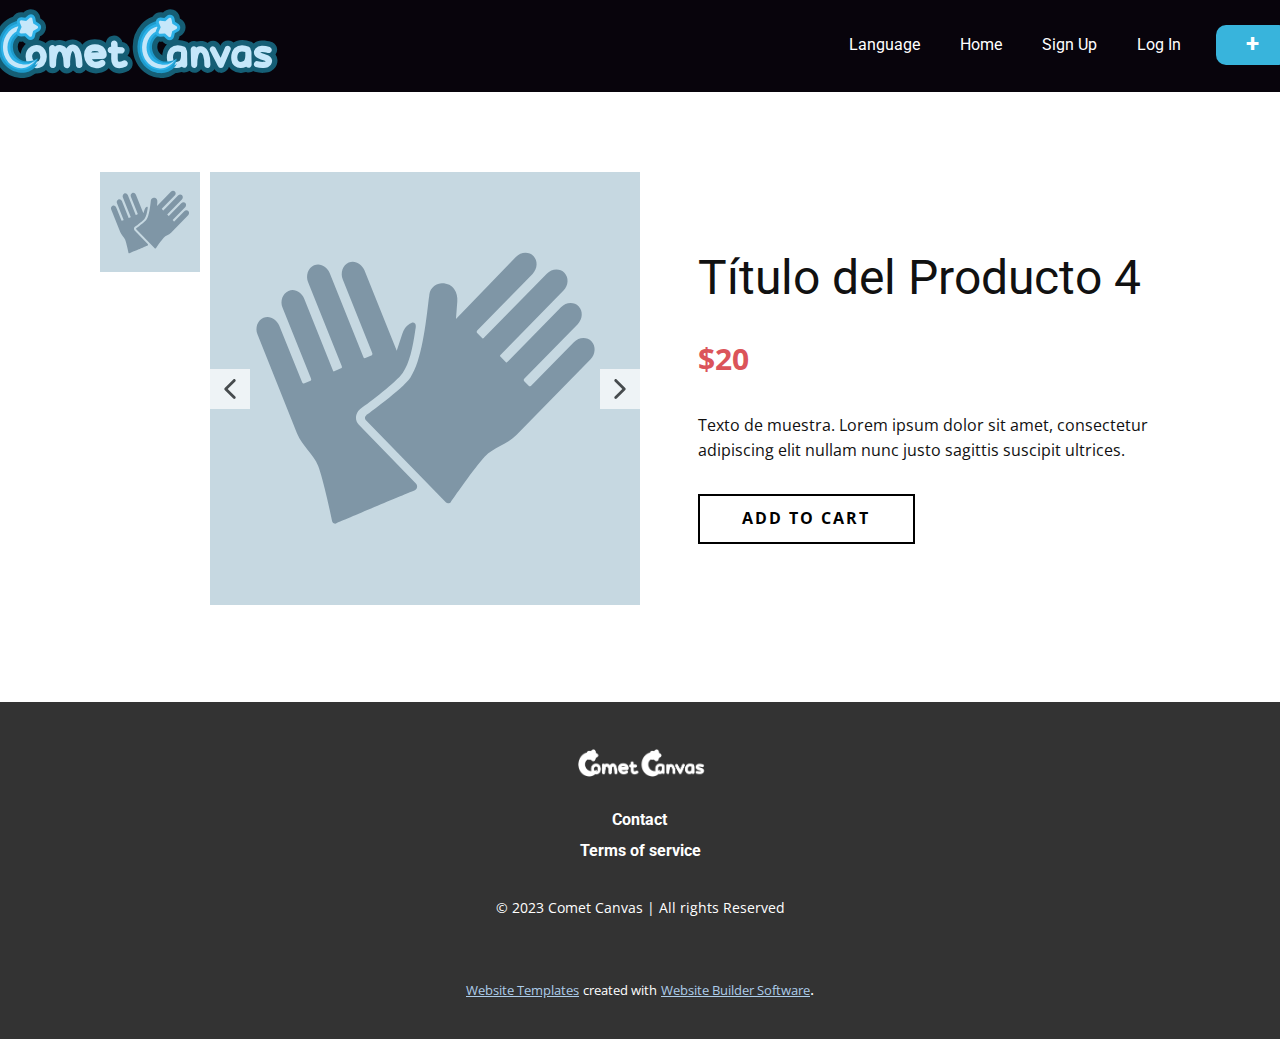
<file: CometCanvasfront/products/t-tulo-del-producto-4.html>
<!DOCTYPE html>
<html style="font-size: 16px;" lang="es"><head>
    <meta name="viewport" content="width=device-width, initial-scale=1.0">
    <meta charset="utf-8">
    <meta name="keywords" content="Título del Producto 1">
    <meta name="description" content="">
    <title>Product Details Template</title>
    <link rel="stylesheet" href="../nicepage.css" media="screen">
<link rel="stylesheet" href="../Product-Details-Template.css" media="screen">
    <script class="u-script" type="text/javascript" src="../jquery.js" defer=""></script>
    <script class="u-script" type="text/javascript" src="../nicepage.js" defer=""></script>
    <meta name="generator" content="Nicepage 5.21.10, nicepage.com">
    <link id="u-theme-google-font" rel="stylesheet" href="https://fonts.googleapis.com/css?family=Roboto:100,100i,300,300i,400,400i,500,500i,700,700i,900,900i|Open+Sans:300,300i,400,400i,500,500i,600,600i,700,700i,800,800i">
    <link id="u-page-google-font" rel="stylesheet" href="https://fonts.googleapis.com/css?family=Roboto:100,100i,300,300i,400,400i,500,500i,700,700i,900,900i">
    
    
    
    <script type="application/ld+json">{
		"@context": "http://schema.org",
		"@type": "Organization",
		"name": ""
}</script>
    <meta name="theme-color" content="#478ac9">
    <meta property="og:title" content="Product Details Template">
    <meta property="og:type" content="website">
  <meta data-intl-tel-input-cdn-path="intlTelInput/"></head>
  <body data-path-to-root="./" data-include-products="true" class="u-body u-xl-mode" data-lang="es"><header class="u-clearfix u-custom-color-2 u-header u-header" id="sec-4f15"><div class="u-clearfix u-sheet u-valign-middle u-sheet-1">
        <img class="custom-expanded u-image u-image-default u-image-1" src="../images/comet_canvas_positivo_y_negativo-05.svg" alt="" data-image-width="300" data-image-height="101">
        <div class="u-clearfix u-group-elements u-group-elements-1">
          <nav class="u-dropdown-icon u-menu u-menu-one-level u-offcanvas u-menu-1" data-position="Language">
            <div class="menu-collapse u-custom-font u-font-roboto" style="font-size: 1rem; letter-spacing: 0px; font-weight: 700;">
              <a class="u-button-style u-custom-left-right-menu-spacing u-custom-padding-bottom u-custom-text-active-color u-custom-text-hover-color u-custom-top-bottom-menu-spacing u-nav-link u-text-active-palette-1-base u-text-hover-palette-2-base" href="#">
                <svg class="u-svg-link" viewBox="0 0 24 24"><use xmlns:xlink="http://www.w3.org/1999/xlink" xlink:href="#svg-ff8b"></use></svg>
                <svg class="u-svg-content" version="1.1" id="svg-ff8b" viewBox="0 0 16 16" x="0px" y="0px" xmlns:xlink="http://www.w3.org/1999/xlink" xmlns="http://www.w3.org/2000/svg"><g><rect y="1" width="16" height="2"></rect><rect y="7" width="16" height="2"></rect><rect y="13" width="16" height="2"></rect>
</g></svg>
              </a>
            </div>
            <div class="u-custom-menu u-nav-container">
              <ul class="u-custom-font u-font-roboto u-nav u-unstyled u-nav-1"><li class="u-nav-item"><a class="u-button-style u-nav-link u-text-active-custom-color-1 u-text-hover-custom-color-1" href="#" style="padding: 10px 20px;">Language</a>
</li><li class="u-nav-item"><a class="u-button-style u-nav-link u-text-active-custom-color-1 u-text-hover-custom-color-1" href="../Home.html" style="padding: 10px 20px;">Home</a>
</li><li class="u-nav-item"><a class="u-button-style u-nav-link u-text-active-custom-color-1 u-text-hover-custom-color-1" href="../Sign-Up.html" style="padding: 10px 20px;">Sign Up</a>
</li><li class="u-nav-item"><a class="u-button-style u-nav-link u-text-active-custom-color-1 u-text-hover-custom-color-1" href="../Log-In.html" style="padding: 10px 20px;">Log In</a>
</li></ul>
            </div>
            <div class="u-custom-menu u-nav-container-collapse">
              <div class="u-black u-container-style u-expanded-width u-inner-container-layout u-opacity u-opacity-95 u-sidenav">
                <div class="u-inner-container-layout u-sidenav-overflow">
                  <div class="u-expanded u-menu-close"></div>
                  <ul class="u-align-center u-nav u-popupmenu-items u-unstyled u-nav-2"><li class="u-nav-item"><a class="u-button-style u-nav-link" href="#">Language</a>
</li><li class="u-nav-item"><a class="u-button-style u-nav-link" href="../Home.html">Home</a>
</li><li class="u-nav-item"><a class="u-button-style u-nav-link" href="../Sign-Up.html">Sign Up</a>
</li><li class="u-nav-item"><a class="u-button-style u-nav-link" href="../Log-In.html">Log In</a>
</li></ul>
                </div>
              </div>
              <div class="u-black u-menu-overlay u-opacity u-opacity-70"></div>
            </div>
          </nav>
          <a href="../Upload.html" class="u-border-none u-btn u-btn-round u-button-style u-custom-color-1 u-custom-font u-font-roboto u-radius-10 u-btn-1"><span class="u-icon"></span>+
          </a>
        </div>
      </div></header>
    <section class="u-align-center u-clearfix u-section-1" id="sec-e551">
      <div class="u-clearfix u-sheet u-valign-middle-lg u-valign-middle-md u-valign-middle-xl u-valign-middle-xs u-sheet-1"><!--product--><!--product_options_json--><!--{"source":""}--><!--/product_options_json--><!--product_item-->
        <div class="u-container-style u-expanded-width u-product u-product-1">
          <div class="u-container-layout u-valign-middle-xl u-container-layout-1"><!--product_gallery--><!--options_json--><!--{"maxItems":""}--><!--/options_json-->
            <div class="u-carousel u-gallery u-layout-thumbnails u-lightbox u-no-transition u-product-control u-show-text-none u-thumbnails-position-left u-gallery-1" data-interval="5000" data-u-ride="carousel" id="carousel-0c74">
              <div class="u-carousel-inner u-gallery-inner" role="listbox"><div class="u-carousel-item u-gallery-item u-active">
                  <div class="u-back-slide">
                    <img class="u-back-image u-expanded" src="../images/776587db.svg">
                  </div>
                  <div class="u-over-slide u-over-slide-1">
                    <h3 class="u-gallery-heading">Sample Title</h3>
                    <p class="u-gallery-text">Sample Text</p>
                  </div>
                </div></div>
              <a class="u-absolute-vcenter u-carousel-control u-carousel-control-prev u-icon-rectangle u-opacity u-opacity-70 u-spacing-10 u-text-hover-grey-80 u-white u-carousel-control-1" href="#carousel-0c74" role="button" data-u-slide="prev">
                <span aria-hidden="true">
                  <svg viewBox="0 0 451.847 451.847"><path d="M97.141,225.92c0-8.095,3.091-16.192,9.259-22.366L300.689,9.27c12.359-12.359,32.397-12.359,44.751,0
c12.354,12.354,12.354,32.388,0,44.748L173.525,225.92l171.903,171.909c12.354,12.354,12.354,32.391,0,44.744
c-12.354,12.365-32.386,12.365-44.745,0l-194.29-194.281C100.226,242.115,97.141,234.018,97.141,225.92z"></path></svg>
                </span>
                <span class="sr-only">
                  <svg viewBox="0 0 451.847 451.847"><path d="M97.141,225.92c0-8.095,3.091-16.192,9.259-22.366L300.689,9.27c12.359-12.359,32.397-12.359,44.751,0
c12.354,12.354,12.354,32.388,0,44.748L173.525,225.92l171.903,171.909c12.354,12.354,12.354,32.391,0,44.744
c-12.354,12.365-32.386,12.365-44.745,0l-194.29-194.281C100.226,242.115,97.141,234.018,97.141,225.92z"></path></svg>
                </span>
              </a>
              <a class="u-absolute-vcenter u-carousel-control u-carousel-control-next u-icon-rectangle u-opacity u-opacity-70 u-spacing-10 u-text-hover-grey-80 u-white u-carousel-control-2" href="#carousel-0c74" role="button" data-u-slide="next">
                <span aria-hidden="true">
                  <svg viewBox="0 0 451.846 451.847"><path d="M345.441,248.292L151.154,442.573c-12.359,12.365-32.397,12.365-44.75,0c-12.354-12.354-12.354-32.391,0-44.744
L278.318,225.92L106.409,54.017c-12.354-12.359-12.354-32.394,0-44.748c12.354-12.359,32.391-12.359,44.75,0l194.287,194.284
c6.177,6.18,9.262,14.271,9.262,22.366C354.708,234.018,351.617,242.115,345.441,248.292z"></path></svg>
                </span>
                <span class="sr-only">
                  <svg viewBox="0 0 451.846 451.847"><path d="M345.441,248.292L151.154,442.573c-12.359,12.365-32.397,12.365-44.75,0c-12.354-12.354-12.354-32.391,0-44.744
L278.318,225.92L106.409,54.017c-12.354-12.359-12.354-32.394,0-44.748c12.354-12.359,32.391-12.359,44.75,0l194.287,194.284
c6.177,6.18,9.262,14.271,9.262,22.366C354.708,234.018,351.617,242.115,345.441,248.292z"></path></svg>
                </span>
              </a>
              <ol class="u-carousel-thumbnails u-spacing-15 u-vertical-spacing u-carousel-thumbnails-1"><li class="u-carousel-thumbnail u-carousel-thumbnail-1 u-active" data-u-target="#carousel-0c74" data-u-slide-to="0">
                  <img class="u-carousel-thumbnail-image u-image" src="../images/776587db.svg">
                </li></ol>
            </div><!--/product_gallery--><!--product_title-->
            <h2 class="u-align-left u-product-control u-text u-text-1">Título del Producto 4</h2><!--/product_title--><!--product_price-->
            <div class="u-product-control u-product-price u-product-price-1">
              <div class="u-price-wrapper u-spacing-10"><!--product_old_price-->
                <div class="u-hide-price u-old-price" style="text-decoration: line-through !important;">$25</div><!--/product_old_price--><!--product_regular_price-->
                <div class="u-price u-text-palette-2-base" style="font-size: 1.875rem; font-weight: 700;">$20</div><!--/product_regular_price-->
              </div>
            </div><!--/product_price--><!--product_content-->
            <div class="u-align-left u-product-control u-product-desc u-text u-text-2">Texto de muestra. Lorem ipsum dolor sit amet, consectetur adipiscing elit nullam nunc justo sagittis suscipit ultrices.</div><!--/product_content--><!--product_button--><!--options_json--><!--{"clickType":"go-to-page","content":"Add to Cart"}--><!--/options_json-->
            <a href="#" class="u-border-2 u-border-black u-btn u-button-style u-hover-black u-none u-product-control u-text-black u-text-hover-white u-btn-1 u-dialog-link u-payment-button" data-product-button-click-type="go-to-page" data-product-id=""><!--product_button_content-->Add to Cart<!--/product_button_content--></a><!--/product_button-->
          </div>
        </div><!--/product_item--><!--/product-->
      </div>
    </section>
    
    
    
    <footer class="u-align-center u-clearfix u-footer u-grey-80 u-footer" id="sec-7522"><div class="u-clearfix u-sheet u-sheet-1">
        <div class="u-align-center u-clearfix u-group-elements u-group-elements-1" data-href="../Contact.html">
          <img class="u-expanded-width u-image u-image-contain u-image-default u-image-1" src="../images/whitelogo.png" alt="" data-image-width="4993" data-image-height="1568">
          <a href="../Contact.html" class="u-border-1 u-border-active-custom-color-5 u-border-no-left u-border-no-right u-border-no-top u-btn u-button-style u-custom-font u-font-roboto u-none u-text-white u-btn-1">Contact</a>
          <a href="../TOS.html" class="u-border-1 u-border-active-custom-color-5 u-border-no-left u-border-no-right u-border-no-top u-btn u-button-style u-custom-font u-font-roboto u-none u-text-white u-btn-2">Terms of service</a>
        </div>
        <p class="u-small-text u-text u-text-variant u-text-1">©  2023 Comet Canvas&nbsp;|&nbsp;All rights Reserved</p>
      </div></footer>
    <section class="u-backlink u-clearfix u-grey-80">
      <a class="u-link" href="https://nicepage.com/website-templates" target="_blank">
        <span>Website Templates</span>
      </a>
      <p class="u-text">
        <span>created with</span>
      </p>
      <a class="u-link" href="" target="_blank">
        <span>Website Builder Software</span>
      </a>. 
    </section>
  <section class="u-black u-clearfix u-container-style u-dialog-block u-opacity u-opacity-70 u-payment-dialog u-valign-middle u-dialog-section-4" id="sec-46e9">
      <div class="u-align-center u-container-style u-dialog u-radius-25 u-shape-round u-white u-dialog-1">
        <div class="u-container-layout u-valign-top u-container-layout-1">
          <h5 class="u-align-left u-text u-text-1">Buy Now</h5>
          <div class="u-expanded-width u-products u-products-1" data-site-sorting-prop="created" data-site-sorting-order="desc" data-items-per-page="1">
            <div class="u-list-control"></div>
            <div class="u-repeater u-repeater-1">
              <div class="u-container-style u-products-item u-repeater-item">
                <div class="u-container-layout u-similar-container u-container-layout-2">
                  <h5 class="u-align-left u-product-control u-text u-text-2">
                    <a class="u-product-title-link" href="#">Product 1 Title</a>
                  </h5>
                  <div class="u-align-left u-product-control u-product-desc u-text u-text-3">
                    <p>Sample text. Lorem ipsum dolor sit amet, consectetur adipiscing elit nullam nunc justo sagittis suscipit ultrices.</p>
                  </div>
                  <div class="u-align-left u-product-control u-product-quantity u-product-quantity-1">
                    <div class="u-hidden u-quantity-label">Quantity</div>
                    <div class="u-border-1 u-border-grey-30 u-quantity-input u-radius-50">
                      <a class="disabled minus u-button-style u-quantity-button u-text-body-color">
                        <svg xmlns="http://www.w3.org/2000/svg" viewBox="0 0 16 16"><path d="m 4 8 h 8" fill="none" stroke="currentColor" stroke-width="1" fill-rule="evenodd"></path></svg>
                      </a>
                      <input class="u-input" type="text" value="1" pattern="[0-9]+">
                      <a class="plus u-button-style u-quantity-button u-text-body-color">
                        <svg xmlns="http://www.w3.org/2000/svg" viewBox="0 0 16 16"><path d="m 4 8 h 8 M 8 4 v 8" fill="none" stroke="currentColor" stroke-width="1" fill-rule="evenodd"></path></svg>
                      </a>
                    </div>
                  </div>
                  <div class="u-align-left u-product-control u-product-price u-product-price-1">
                    <div class="u-price-wrapper u-spacing-10">
                      <div class="u-hide-price u-old-price" style="text-decoration: line-through !important;">$20</div>
                      <div class="u-price" style="font-size: 1.25rem; font-weight: 700;">$17</div>
                    </div>
                  </div>
                </div>
              </div>
            </div>
            <div class="u-list-control"></div>
          </div>
          <div class="u-expanded-width u-payment-services u-tab-links-align-justify u-tab-payment u-tab-vertical u-tabs u-payment-services-1" data-payment-order-approved-message="Your order has been approved. Thank you!" data-payment-order-cancelled-message="Unable to process your order. Please try again later.">
            <ul class="u-tab-list u-unstyled" role="tablist">
              <li class="u-tab-item" role="presentation">
                <a class="active u-active-grey-10 u-button-style u-payment-paypal u-tab-link u-text-body-color" id="link-tab-9cb3" href="#tab-9cb3" role="tab" aria-controls="tab-9cb3" aria-selected="true">
                  <input type="radio" class="u-field-input u-grey-15 u-radius-15" name="payment-group" checked="checked">
                  <span>Paypal</span>
                  <svg class="u-svg-content" xmlns="http://www.w3.org/2000/svg" x="0px" y="0px"><path fill="#009EE3" d="M11,5.9H18c3.8,0,5.2,1.9,4.9,4.7c-0.3,4.7-3.2,7.2-6.9,7.2h-1.9c-0.5,0-0.8,0.3-0.9,1.3l-0.8,4.3
  c-0.1,0.3-0.2,0.5-0.5,0.6H7.6c-0.4,0-0.5-0.3-0.4-1l2.6-16C9.9,6.3,10.2,5.9,11,5.9z"></path><path fill="#113984" d="M6.7,0h7.1c2,0,4.3,0.1,5.9,1.5c1.1,0.9,1.6,2.4,1.5,4c-0.4,5.4-3.7,8.5-8,8.5H9.6c-0.6,0-0.9,0.4-1.2,1.5
  l-0.9,5.1C7.4,21,7.3,21.3,7,21.3H2.6C2,21.3,1.9,21,2,20.1L5.2,1.3C5.3,0.4,5.7,0,6.7,0z"></path><path fill="#172C70" d="M8.6,14.8l1.3-7.9c0.1-0.7,0.5-1,1.3-1h7.1c1.2,0,2.1,0.2,2.8,0.5c-0.7,4.8-3.8,7.5-7.9,7.5H9.6
  C9.1,13.9,8.8,14.1,8.6,14.8z"></path></svg>
                </a>
              </li>
              <li class="u-tab-item" role="presentation">
                <a class="u-active-grey-10 u-button-style u-payment-stripe u-tab-link u-text-body-color" id="link-tab-ab80" href="#tab-ab80" role="tab" aria-controls="tab-ab80" aria-selected="false">
                  <input type="radio" class="u-field-input u-grey-15 u-radius-15" name="payment-group">
                  <span>Stripe</span>
                  <svg class="u-svg-content" xmlns="http://www.w3.org/2000/svg" x="0px" y="0px" viewBox="0 0 24 24"><path fill="#635BFF" d="M14,9.2c-2.3-0.8-3.4-1.5-3.4-2.4c0-0.8,0.8-1.3,2-1.3c2.3,0,4.7,0.8,6.4,1.6l0.9-5.5
  c-1.3-0.5-4-1.6-7.7-1.6C9.6,0,7.5,0.7,5.8,1.9C4.1,3.2,3.4,4.9,3.4,7.2c0,4,2.6,5.7,6.8,7.2c2.7,0.9,3.6,1.6,3.6,2.5
  c0,0.9-0.9,1.6-2.4,1.6c-1.9,0-5.2-0.9-7.3-2.1L3,22c1.8,0.9,5.1,2,8.7,2c2.8,0,5.1-0.7,6.6-1.9c1.8-1.3,2.7-3.2,2.7-5.7
  C20.9,12.3,18.2,10.7,14,9.2L14,9.2z"></path></svg>
                </a>
              </li>
            </ul>
            <div class="u-tab-content">
              <div class="u-container-style u-payment-paypal u-tab-active u-tab-pane" id="tab-9cb3" role="tabpanel" aria-labelledby="link-tab-9cb3">
                <div class="u-container-layout u-payment-services-inner u-container-layout-3">Loading...</div>
              </div>
              <div class="u-container-style u-payment-stripe u-tab-pane" id="tab-ab80" role="tabpanel" aria-labelledby="link-tab-ab80">
                <div class="u-container-layout u-container-layout-4">
                  <a href="#" class="u-btn u-button-style u-stripe-button u-btn-1">Pay with Stripe</a>
                </div>
              </div>
            </div>
          </div>
        </div><button class="u-dialog-close-button u-icon u-text-grey-40 u-icon-1"><svg class="u-svg-link" preserveAspectRatio="xMidYMin slice" viewBox="0 0 16 16" style=""><use xmlns:xlink="http://www.w3.org/1999/xlink" xlink:href="#svg-efe9"></use></svg><svg xmlns="http://www.w3.org/2000/svg" xmlns:xlink="http://www.w3.org/1999/xlink" version="1.1" xml:space="preserve" class="u-svg-content" viewBox="0 0 16 16" x="0px" y="0px" id="svg-efe9"><rect x="7" y="0" transform="matrix(0.7071 -0.7071 0.7071 0.7071 -3.3138 8.0002)" width="2" height="16"></rect><rect x="0" y="7" transform="matrix(0.7071 -0.7071 0.7071 0.7071 -3.3138 8.0002)" width="16" height="2"></rect></svg></button>
      </div>
    </section><style>.u-dialog-section-4 .u-dialog-1 {
  width: 570px;
  min-height: 578px;
  height: auto;
  box-shadow: 0px 0px 8px 0px rgba(0,0,0,0.2);
  margin: 60px auto;
}

.u-dialog-section-4 .u-container-layout-1 {
  padding: 34px 35px;
}

.u-dialog-section-4 .u-text-1 {
  font-weight: 700;
  margin: 0 165px 0 0;
}

.u-dialog-section-4 .u-products-1 {
  margin-top: 30px;
  margin-bottom: 0;
}

.u-dialog-section-4 .u-repeater-1 {
  grid-template-columns: 100%;
  min-height: 206px;
  grid-gap: 10px;
}

.u-dialog-section-4 .u-container-layout-2 {
  padding: 0 0 30px;
}

.u-dialog-section-4 .u-text-2 {
  background-image: none;
  margin: 0;
}

.u-dialog-section-4 .u-text-3 {
  font-size: 0.875rem;
  margin: 20px 0 0;
}

.u-dialog-section-4 .u-product-quantity-1 {
  width: 125px;
  margin: 30px auto 0 0;
}

.u-dialog-section-4 .u-product-price-1 {
  margin: -34px 0 0 auto;
}

.u-dialog-section-4 .u-payment-services-1 {
  min-height: 250px;
  min-width: 50px;
  margin: 0;
}

.u-dialog-section-4 .u-container-layout-3 {
  padding: 20px 0 0;
}

.u-dialog-section-4 .u-container-layout-4 {
  padding: 20px 0 0;
}

.u-dialog-section-4 .u-btn-1 {
  width: 100%;
  margin: 0 auto;
}

.u-dialog-section-4 .u-icon-1 {
  width: 20px;
  height: 20px;
  left: auto;
  top: 36px;
  position: absolute;
  right: 35px;
  padding: 0;
}

@media (max-width: 1199px) {
  .u-dialog-section-4 .u-text-1 {
    margin-right: 165px;
  }

  .u-dialog-section-4 .u-payment-services-1 {
    margin-right: initial;
    margin-left: initial;
  }
}

@media (max-width: 991px) {
  .u-dialog-section-4 .u-container-layout-1 {
    padding: 30px;
  }

  .u-dialog-section-4 .u-container-layout-3 {
    padding-bottom: 0;
    padding-left: 0;
    padding-right: 0;
  }

  .u-dialog-section-4 .u-container-layout-4 {
    padding-bottom: 0;
    padding-left: 0;
    padding-right: 0;
  }

  .u-dialog-section-4 .u-icon-1 {
    top: 32px;
    right: 30px;
  }
}

@media (max-width: 767px) {
  .u-dialog-section-4 .u-dialog-1 {
    width: 540px;
  }
}

@media (max-width: 575px) {
  .u-dialog-section-4 .u-dialog-1 {
    width: 340px;
  }

  .u-dialog-section-4 .u-container-layout-1 {
    padding-left: 20px;
    padding-right: 20px;
  }

  .u-dialog-section-4 .u-text-1 {
    margin-right: 5px;
  }

  .u-dialog-section-4 .u-icon-1 {
    right: 20px;
  }
}</style>
</body></html>
</file>
